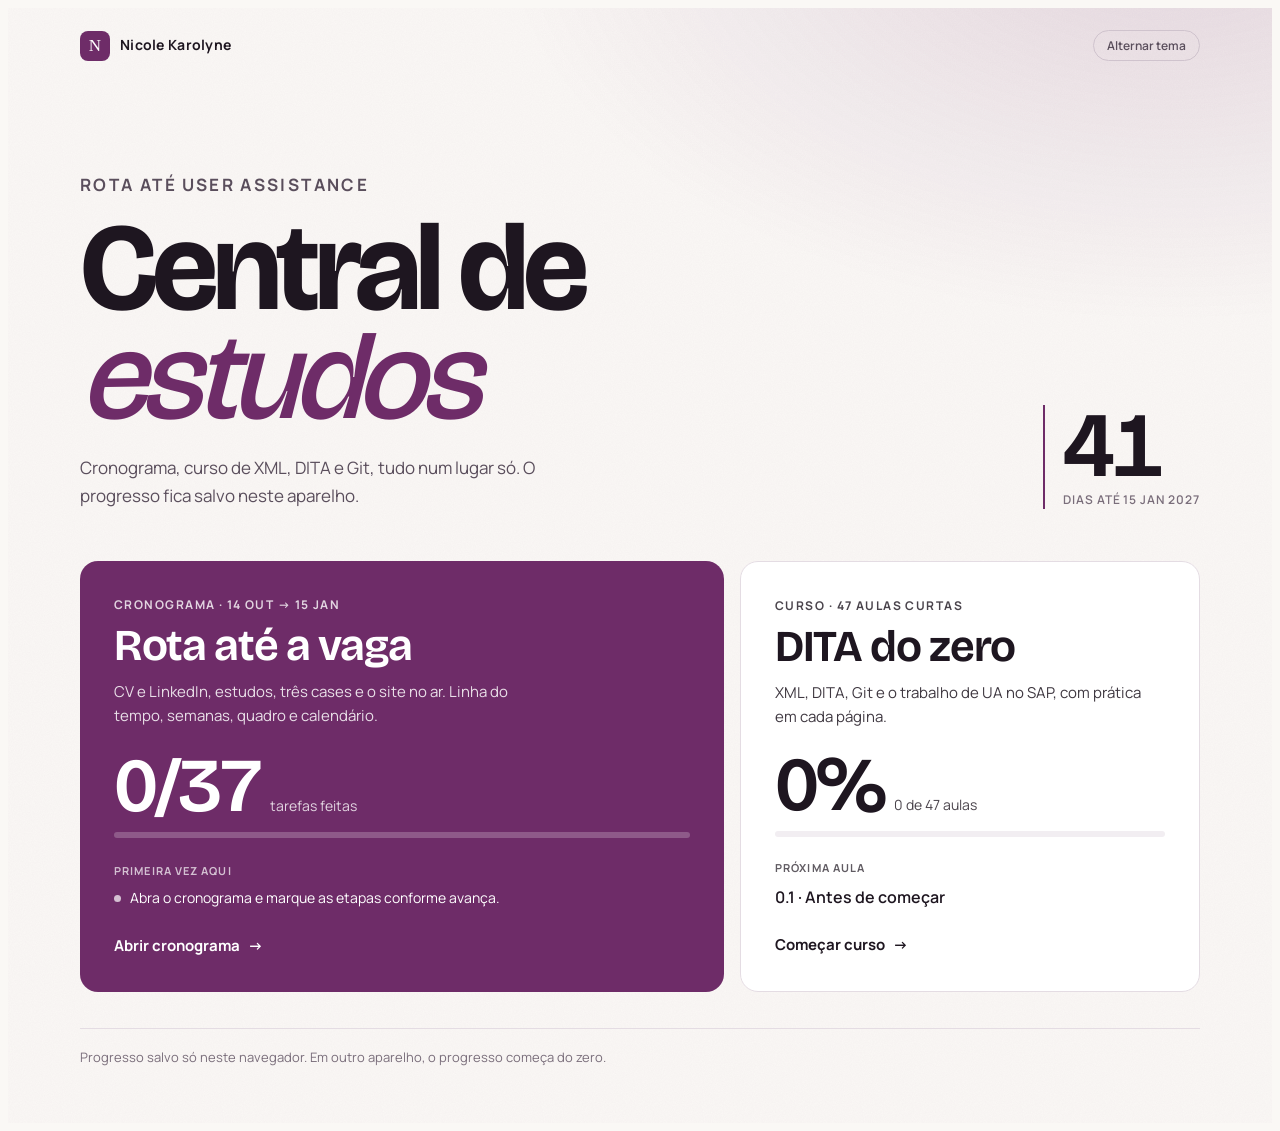
<file: index.html>
<!doctype html>
<html lang="pt-BR">
<head>
<meta charset="utf-8">
<meta name="viewport" content="width=device-width,initial-scale=1,viewport-fit=cover">
<title>Central de estudos · Nicole</title>
<meta name="description" content="Cronograma e curso de DITA, XML e Git: a rota até a vaga de User Assistance.">
<meta name="robots" content="noindex">
<link rel="icon" href="assets/favicon.svg" type="image/svg+xml">
<link rel="preconnect" href="https://fonts.googleapis.com">
<link rel="preconnect" href="https://fonts.gstatic.com" crossorigin>
<link href="https://fonts.googleapis.com/css2?family=Bricolage+Grotesque:opsz,wght@12..96,300..700&family=Manrope:wght@400;500;600;700&display=swap" rel="stylesheet">
<script src="assets/theme.js"></script>
<link rel="stylesheet" href="assets/hub.css">
</head>
<body>
<div class="wrap">
  <header class="top">
    <a class="mark" href="./"><i>N</i>Nicole Karolyne</a>
    <button class="theme" id="themeBtn" type="button">Alternar tema</button>
  </header>

  <section class="hero">
    <div>
      <p class="eyebrow">Rota até User Assistance</p>
      <h1>Central de <em>estudos</em></h1>
      <p>Cronograma, curso de XML, DITA e Git, tudo num lugar só. O progresso fica salvo neste aparelho.</p>
    </div>
    <div class="count" aria-label="Contagem regressiva">
      <b id="days">–</b>
      <span>dias até 15 jan 2027</span>
    </div>
  </section>

  <main class="cards">
    <a class="card card-a" href="cronograma.html">
      <div>
        <p class="k">Cronograma · 14 out → 15 jan</p>
        <h2>Rota até a vaga</h2>
        <p class="d">CV e LinkedIn, estudos, três cases e o site no ar. Linha do tempo, semanas, quadro e calendário.</p>
      </div>
      <div>
        <div class="big"><b id="rDone">0/0</b><span>tarefas feitas</span></div>
        <div class="bar" aria-hidden="true"><i id="rBar"></i></div>
      </div>
      <div>
        <p class="lbl" id="rLbl">Em foco agora</p>
        <ul class="focus" id="rFocus"></ul>
      </div>
      <span class="cta">Abrir cronograma</span>
    </a>

    <a class="card card-b" href="curso.html" id="cursoLink">
      <div>
        <p class="k">Curso · 47 aulas curtas</p>
        <h2>DITA do zero</h2>
        <p class="d">XML, DITA, Git e o trabalho de UA no SAP, com prática em cada página.</p>
      </div>
      <div>
        <div class="big"><b id="cPct">0%</b><span id="cSub">0 de 47 aulas</span></div>
        <div class="bar" aria-hidden="true"><i id="cBar"></i></div>
      </div>
      <div>
        <p class="lbl">Próxima aula</p>
        <p id="cNext" style="font-weight:600">Antes de começar</p>
      </div>
      <span class="cta" id="cCta">Começar curso</span>
    </a>
  </main>

  <footer class="foot">
    <span>Progresso salvo só neste navegador. Em outro aparelho, o progresso começa do zero.</span>
  </footer>
</div>
<script>window.LESSONS = [["0-1", "Antes de começar"], ["0-2", "Da Renner para UA"], ["0-3", "Texto corrido x estruturado"], ["0-4", "Conteúdo x aparência"], ["0-5", "Escrever em blocos"], ["0-6", "Por que usar Git"], ["0-7", "Palavras do curso"], ["0-8", "Como tudo se encaixa"], ["1-1", "O que é XML"], ["1-2", "Anatomia de um elemento"], ["1-3", "Caixas dentro de caixas"], ["1-4", "Atributos"], ["1-5", "As 5 regras"], ["1-6", "Detalhes de todo arquivo"], ["1-7", "Prática: conserte o XML"], ["1-8", "Prática: escreva do zero"], ["1-9", "Guia rápido do VS Code"], ["2-1", "O que é DITA"], ["2-2", "Os 3 tipos de tópico"], ["2-3", "O esqueleto de um tópico"], ["2-4", "Prática: concept"], ["2-5", "Prática: task"], ["2-6", "Prática: reference"], ["2-7", "Mapa: o sumário"], ["2-8", "Reúso com conref"], ["2-9", "Instalar Java e DITA-OT"], ["2-9b", "Gerar o site"], ["3-1", "O que é controle de versão"], ["3-2", "Terminal sem medo"], ["3-3", "Instalar o Git"], ["3-4", "As 3 áreas e o commit"], ["3-5", "Branch e merge"], ["3-6", "Prática: terminal simulado"], ["3-7", "Git no seu projeto"], ["3-7b", "Branch no seu projeto"], ["3-8", "Enviar para o GitHub"], ["3-9", "Publicar o site"], ["3-9b", "Pedir revisão (pull request)"], ["4-1", "Seu projeto final"], ["4-1b", "Glossário"], ["4-2", "Apresentar no portfólio"], ["5-1", "O trabalho de UA no SAP"], ["5-2", "SAP Logon e transações"], ["5-3", "Versões: ordens de transporte"], ["5-4", "Ler o código para achar o texto"], ["5-5", "Prática: mensagem de erro"], ["5-6", "Próximos passos"]];</script>
<script src="assets/hub.js"></script>
</body>
</html>
</file>
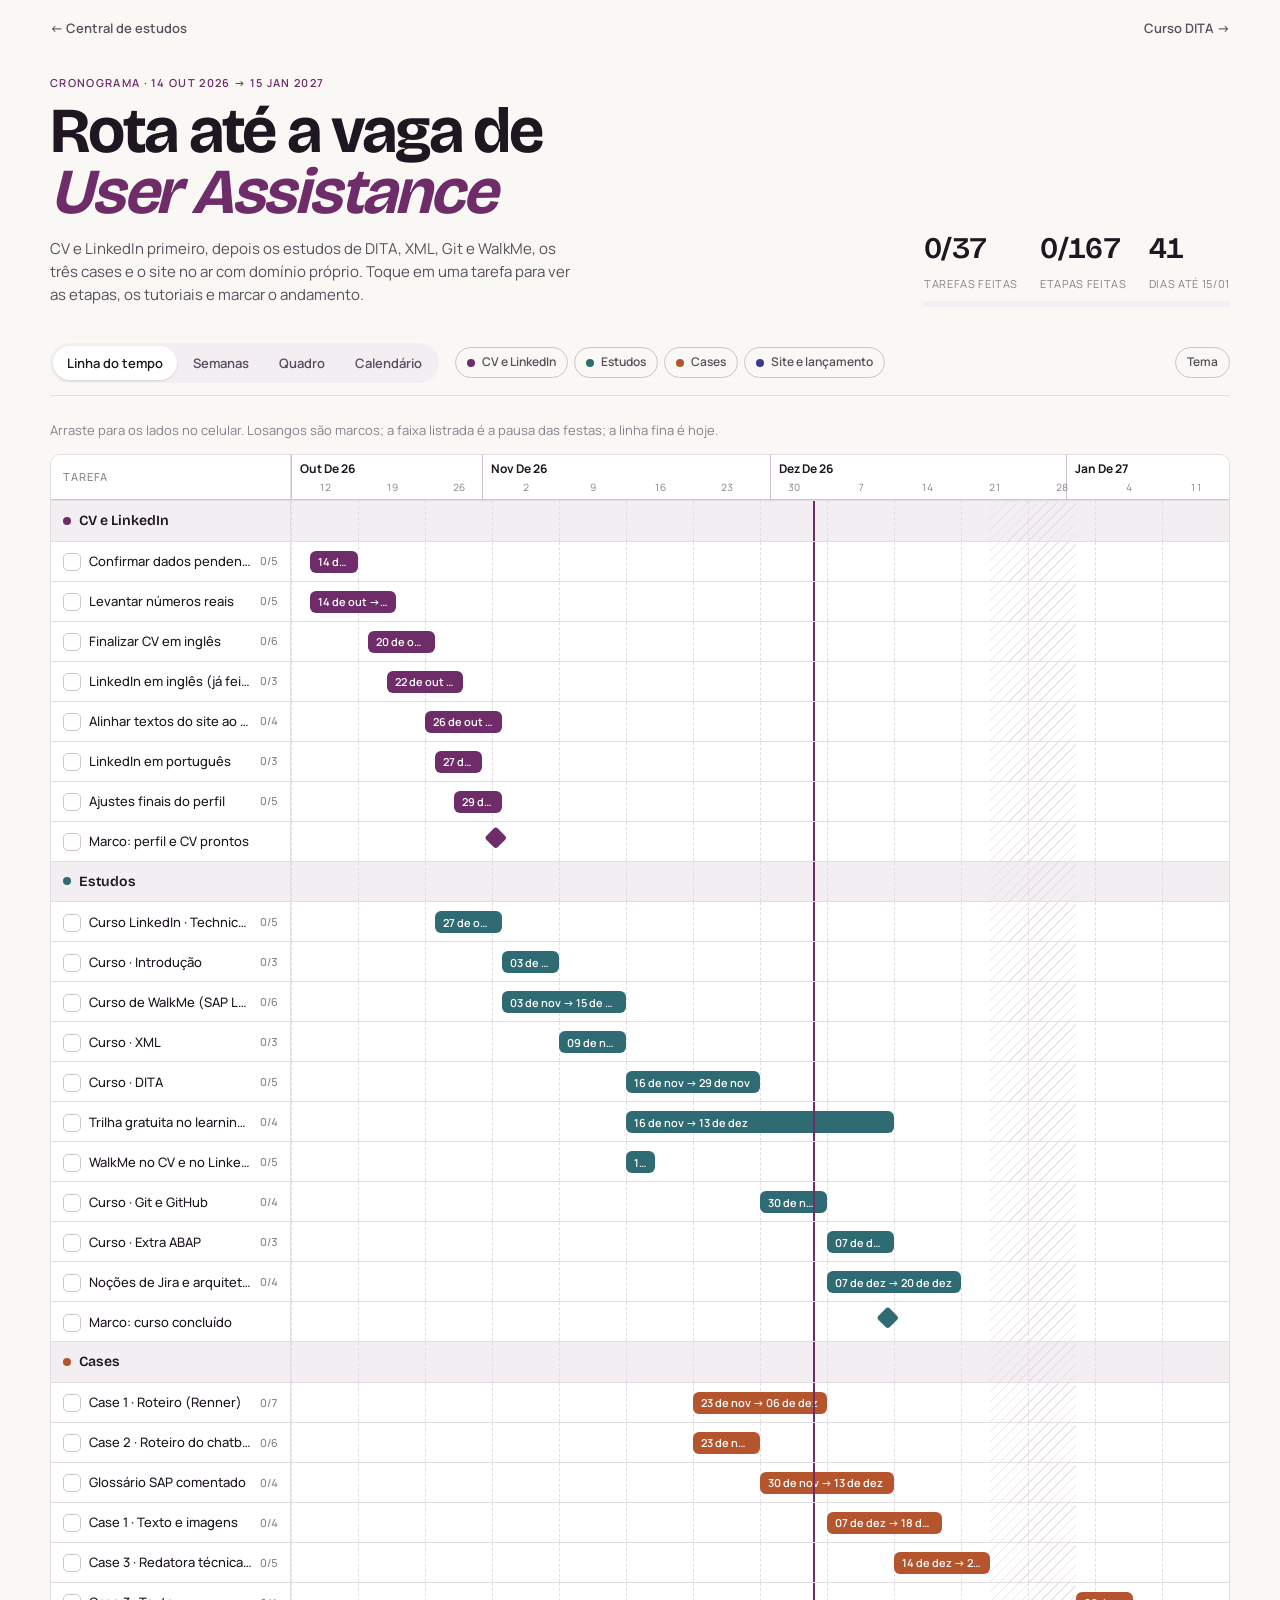
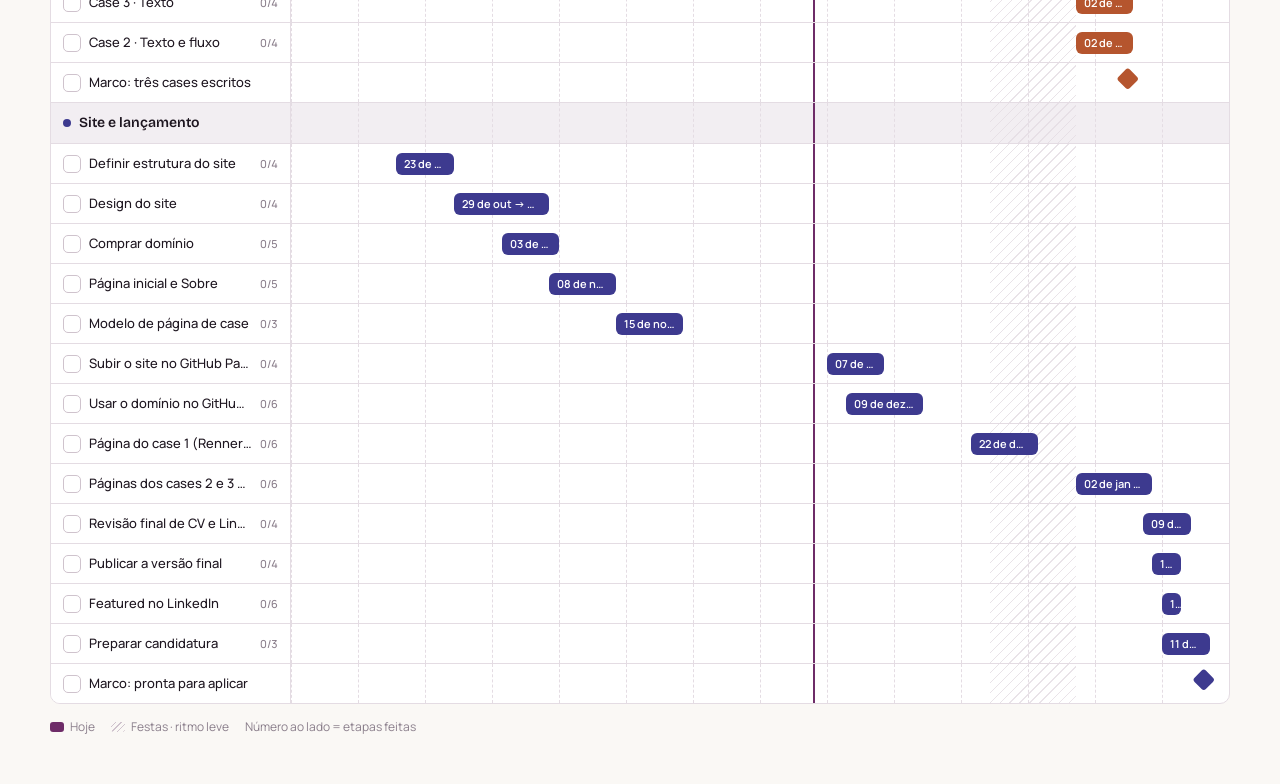
<file: cronograma.html>
<!doctype html>
<html lang="pt-BR">
<head>
<meta charset="utf-8">
<meta name="viewport" content="width=device-width,initial-scale=1,viewport-fit=cover">
<title>Cronograma · Central de estudos</title>
<meta name="description" content="Cronograma de estudos de 14 out 2026 a 15 jan 2027: CV, estudos, cases e site.">
<meta name="robots" content="noindex">
<link rel="icon" href="assets/favicon.svg" type="image/svg+xml">
<link rel="preconnect" href="https://fonts.googleapis.com">
<link rel="preconnect" href="https://fonts.gstatic.com" crossorigin>
<link href="https://fonts.googleapis.com/css2?family=Bricolage+Grotesque:opsz,wght@12..96,300..700&family=Manrope:wght@300;400;500;600;700&display=swap" rel="stylesheet">
<script src="assets/theme.js"></script>
<link rel="stylesheet" href="assets/base.css">
<link rel="stylesheet" href="assets/cronograma.css">
</head>
<body>


<div class="wrap">
  <nav class="hubnav" aria-label="Central de estudos"><a href="./">← Central de estudos</a><a href="curso.html">Curso DITA →</a></nav>
  <header class="head">
    <div>
      <div class="eyebrow">Cronograma · 14 out 2026 → 15 jan 2027</div>
      <h1>Rota até a vaga de <em>User Assistance</em></h1>
      <p>CV e LinkedIn primeiro, depois os estudos de DITA, XML, Git e WalkMe, os três cases e o site no ar com domínio próprio. Toque em uma tarefa para ver as etapas, os tutoriais e marcar o andamento.</p>
    </div>
    <div>
      <div class="stats">
        <div class="stat"><b id="sDone">0</b><span>tarefas feitas</span></div>
        <div class="stat"><b id="sSteps">0</b><span>etapas feitas</span></div>
        <div class="stat"><b id="sDays">0</b><span>dias até 15/01</span></div>
      </div>
      <div class="prog" aria-hidden="true"><i id="sProg"></i></div>
    </div>
  </header>

  <div class="bar" role="toolbar" aria-label="Controles">
    <div class="seg" id="views" role="group" aria-label="Visualização">
      <button data-v="timeline" aria-pressed="true">Linha do tempo</button>
      <button data-v="weeks" aria-pressed="false">Semanas</button>
      <button data-v="board" aria-pressed="false">Quadro</button>
      <button data-v="cal" aria-pressed="false">Calendário</button>
    </div>
    <div class="chips" id="chips" role="group" aria-label="Filtrar fases"></div>
    <div class="spacer"></div>
    <button class="theme" id="themeBtn" type="button">Tema</button>
  </div>

  <main class="view" id="view"></main>
</div>

<div class="sheet" id="sheet" hidden>
  <div class="panel" role="dialog" aria-modal="true" aria-labelledby="dTitle" id="panel"></div>
</div>


<script src="assets/cronograma.js"></script>
</body>
</html>
</file>
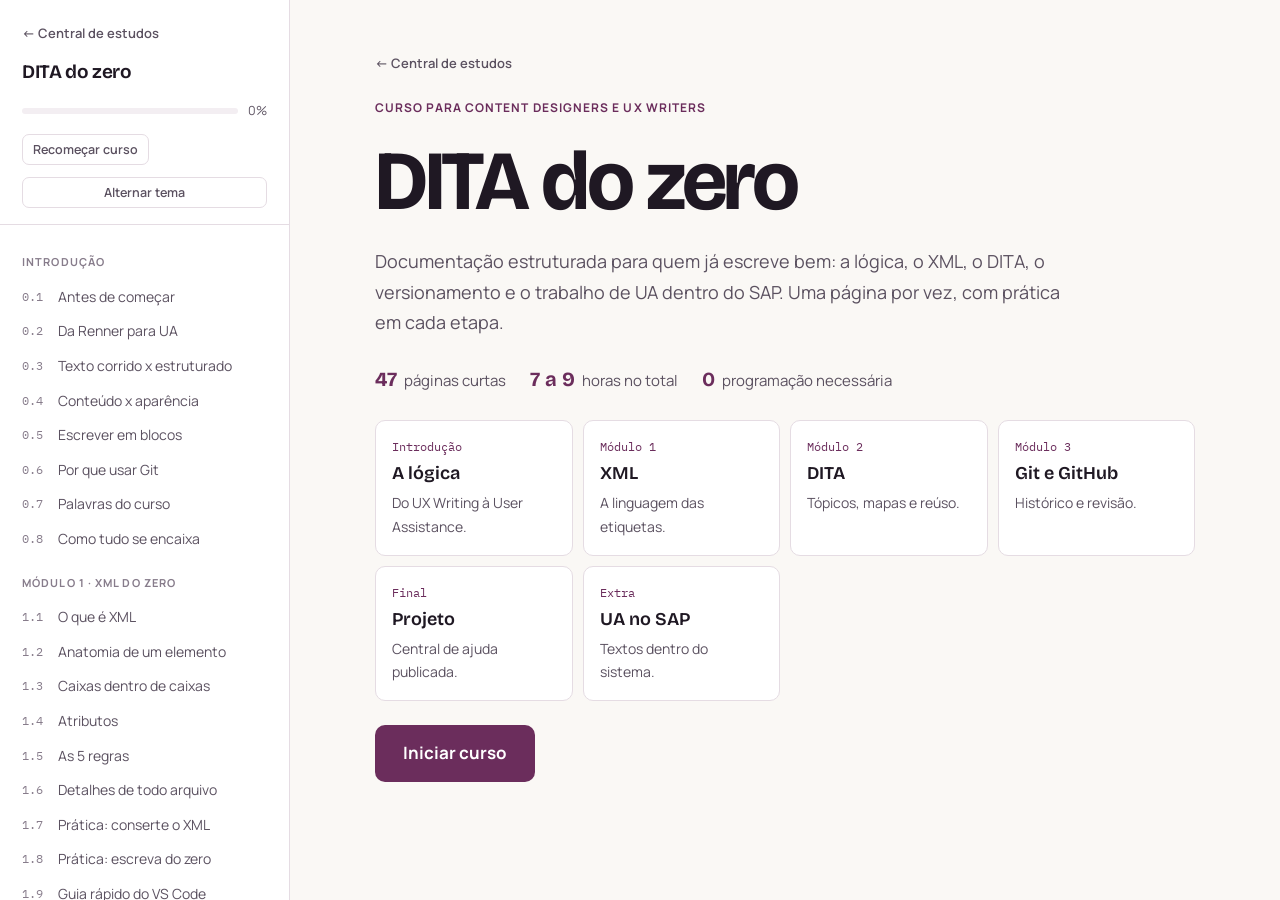
<file: curso.html>
<!doctype html>
<html lang="pt-BR">
<head>
<meta charset="utf-8">
<meta name="viewport" content="width=device-width,initial-scale=1,viewport-fit=cover">
<title>Curso DITA do zero · Central de estudos</title>
<meta name="description" content="Curso de XML, DITA e Git para Content Designers e UX Writers.">
<meta name="robots" content="noindex">
<link rel="icon" href="assets/favicon.svg" type="image/svg+xml">
<link rel="preconnect" href="https://fonts.googleapis.com">
<link rel="preconnect" href="https://fonts.gstatic.com" crossorigin>
<link href="https://fonts.googleapis.com/css2?family=Bricolage+Grotesque:opsz,wght@12..96,400..700&family=Manrope:wght@400;500;600;700&family=IBM+Plex+Mono:wght@400;500&display=swap" rel="stylesheet">
<script src="assets/theme.js"></script>
<link rel="stylesheet" href="assets/base.css">
<link rel="stylesheet" href="assets/curso.css">
</head>
<body>


<div class="app">
  <header class="topbar">
    <button class="topbar__menu" id="open-nav" type="button" aria-controls="side" aria-expanded="false">
      <svg viewBox="0 0 16 16" aria-hidden="true"><path d="M2 4h12M2 8h12M2 12h12" stroke="currentColor" stroke-width="1.6" stroke-linecap="round"/></svg>Aulas
    </button>
    <span class="topbar__where" id="where"></span>
    <span class="topbar__pct" id="pct-m">0%</span>
  </header>
  <div class="scrim" id="scrim" hidden></div>

  <aside class="side" id="side" aria-label="Índice do curso">
    <div class="side__head">
      <a class="hubback" href="./">← Central de estudos</a>
      <div class="side__brand"><b>DITA do zero</b><button class="side__close" id="close-nav" type="button">Fechar</button></div>
      <div class="prog"><div class="bar"><span id="bar"></span></div><span id="bar-text">0%</span></div>
      <button class="reset-btn" type="button" id="reset-btn">Recomeçar curso</button>
    </div>
    <nav class="side__nav" id="nav"></nav>
  </aside>

  <main class="content" id="content">
<section class="cover" id="cover" hidden>
  <a class="hubback" href="./">← Central de estudos</a>
  <p class="l-eyebrow">Curso para Content Designers e UX Writers</p>
  <h1>DITA do zero</h1>
  <p class="l-goal">Documentação estruturada para quem já escreve bem: a lógica, o XML, o DITA, o versionamento e o trabalho de UA dentro do SAP. Uma página por vez, com prática em cada etapa.</p>
  <div class="cover-meta"><span><b>47</b> páginas curtas</span><span><b>7 a 9</b> horas no total</span><span><b>0</b> programação necessária</span></div>
  <div class="modules">
    <div class="mcard"><span class="k">Introdução</span><b>A lógica</b><span>Do UX Writing à User Assistance.</span></div>
    <div class="mcard"><span class="k">Módulo 1</span><b>XML</b><span>A linguagem das etiquetas.</span></div>
    <div class="mcard"><span class="k">Módulo 2</span><b>DITA</b><span>Tópicos, mapas e reúso.</span></div>
    <div class="mcard"><span class="k">Módulo 3</span><b>Git e GitHub</b><span>Histórico e revisão.</span></div>
    <div class="mcard"><span class="k">Final</span><b>Projeto</b><span>Central de ajuda publicada.</span></div>
    <div class="mcard"><span class="k">Extra</span><b>UA no SAP</b><span>Textos dentro do sistema.</span></div>
  </div>
  <button class="start-btn" type="button" id="start-btn">Iniciar curso</button>
</section>


<!-- ═════════════════ MÓDULO 0 · INTRODUÇÃO ═════════════════ -->

<section class="lesson" data-id="0-1" data-mod="0" data-short="Antes de começar">
  <p class="l-eyebrow">Introdução</p>
  <h1>Antes de começar</h1>
  <p class="l-goal">Você já sabe escrever para pessoas. Este curso ensina a escrever de um jeito que o computador também entende.</p>
  <div class="prose">
    <p>Times de <strong>User Assistance</strong> (documentação de produto) escrevem a ajuda, os guias e os textos que aparecem dentro de um software. Em empresas grandes, esse conteúdo é escrito em <strong>blocos organizados</strong>, guardado com <strong>histórico de versões</strong> e publicado em vários lugares ao mesmo tempo.</p>
    <p>Para trabalhar assim, você precisa de três coisas: entender a <strong>lógica</strong> desse tipo de documentação, saber ler e escrever <strong>XML/DITA</strong> e usar o básico de <strong>Git</strong>. É isso que você vai aprender aqui, do zero.</p>
  </div>
  <h2>Como o curso está organizado</h2>
  <div class="modules">
    <div class="mcard"><span class="k">Introdução</span><b>A lógica</b><span>Por que escrever em blocos com etiquetas. Sem código ainda.</span></div>
    <div class="mcard"><span class="k">Módulo 1</span><b>XML</b><span>A linguagem das etiquetas, regra por regra.</span></div>
    <div class="mcard"><span class="k">Módulo 2</span><b>DITA</b><span>As etiquetas combinadas para documentação.</span></div>
    <div class="mcard"><span class="k">Módulo 3</span><b>Git e GitHub</b><span>Histórico, revisão e publicação.</span></div>
    <div class="mcard"><span class="k">Final</span><b>Projeto</b><span>Uma central de ajuda publicada para o portfólio.</span></div>
    <div class="mcard"><span class="k">Extra</span><b>UA no SAP</b><span>Onde ficam os textos dentro do sistema e como eles são versionados.</span></div>
  </div>
  <h2>Como cada página funciona</h2>
  <div class="prose"><ul>
    <li><strong>Explicação curta</strong>, com uma comparação do dia a dia.</li>
    <li><strong>Faça agora:</strong> um exercício nesta própria página. Você não precisa instalar nada até o fim do Módulo 1.</li>
    <li><strong>Você aprendeu:</strong> um resumo para revisar depois.</li>
  </ul></div>
  <div class="callout c-warn"><b>Ritmo sugerido</b><p>São cerca de 7 a 9 horas no total. Faça uma ou duas páginas por vez. Não pule a introdução: ela explica a lógica que faz o resto ter sentido.</p></div>
  <div class="callout c-sum"><b>Você vai precisar</b><ul><li>O Mac de casa, com o VS Code (já instalado).</li><li>Internet para baixar alguns programas gratuitos nos módulos 2 e 3.</li><li>Nenhum conhecimento de programação.</li></ul></div>
</section>

<section class="lesson" data-id="0-2" data-mod="0" data-short="Da Renner para UA" hidden>
  <p class="l-eyebrow">Introdução · Ponto de partida</p>
  <h1>Do UX Writing à User Assistance</h1>
  <p class="l-goal">Perceber que você já faz boa parte desse trabalho, e ver com clareza o que é novo.</p>
  <div class="prose">
    <p>Na Renner, você escreve para pessoas que usam um app de varejo. Em <strong>User Assistance</strong> (UA), você escreve para pessoas que usam um software de empresa: sistemas de finanças, compras, estoque ou RH.</p>
    <p>O público e o produto mudam. O raciocínio continua o mesmo: entender quem lê, o que a pessoa precisa fazer agora e escrever só o necessário para ela seguir.</p>
  </div>
  <h2>O que você já faz, com o nome usado em UA</h2>
  <div class="scroll-x"><table class="tbl bridge">
    <thead><tr><th>Na Renner</th><th>Em User Assistance</th><th>Onde aparece no curso</th></tr></thead>
    <tbody>
      <tr><td>Manuais de Tom e Voz e Guia de Redação</td><td>Guia de estilo de documentação</td><td>Módulo 2: o DITA transforma regras de estilo em estrutura (todo passo é um <code>&lt;cmd&gt;</code> com verbo).</td></tr>
      <tr><td>Vocabulário Controlado e Glossário</td><td>Gestão de terminologia</td><td>Módulo 2 e Projeto: glossário em DITA e reúso de trechos com conref.</td></tr>
      <tr><td>Microcopy: botões, erros, estados vazios</td><td>Textos de interface, mensagens do sistema e ajuda de campo</td><td>Extra · UA no SAP: mensagens e ajuda de campo (F1) dentro do sistema.</td></tr>
      <tr><td>Fluxos completos e Content First</td><td>Arquitetura de informação e tópicos de tarefa</td><td>Módulo 2: task, mapa e hierarquia.</td></tr>
      <tr><td>Roteiros de atendimento (Santander)</td><td>Procedimentos passo a passo</td><td>Módulo 2: a estrutura de uma task.</td></tr>
      <tr><td>Testes de compreensão</td><td>Validação de documentação com usuários</td><td>Os mesmos métodos. Não muda nada.</td></tr>
      <tr><td>Parceria com PO, CX e Marketing</td><td>Trabalho com desenvolvedores e gerentes de produto</td><td>Módulo 3: Jira, Git e pull request.</td></tr>
      <tr><td>Conteúdo acessível</td><td>Saídas acessíveis geradas a partir da estrutura</td><td>Introdução: estrutura bem feita gera páginas acessíveis.</td></tr>
    </tbody>
  </table></div>
  <h2>O que é realmente novo</h2>
  <div class="prose"><ol>
    <li><strong>Escrever dentro de etiquetas.</strong> Em vez de Figma ou Google Docs, o texto fica em arquivos XML/DITA.</li>
    <li><strong>Versionar texto.</strong> Cada mudança é registrada e revisada antes de publicar: com Git nos projetos de documentação e com ordens de transporte dentro do SAP.</li>
    <li><strong>Trabalhar dentro do sistema.</strong> Entrar pelo SAP Logon e editar textos ligados ao produto, como mensagens e ajuda de campo.</li>
    <li><strong>Escala.</strong> Milhares de tópicos, atualizados a cada nova versão do produto.</li>
    <li><strong>Inglês.</strong> Em empresas globais, a maior parte da documentação é escrita em inglês.</li>
  </ol></div>
  <div class="callout c-analogy"><b>Uma forma de pensar</b><p>O vocabulário controlado que você criou na Renner padroniza palavras. O DITA aplica a mesma ideia à estrutura do texto inteiro: títulos, passos, avisos e tabelas sempre no mesmo formato.</p></div>
  <div class="callout c-warn"><b>Para usar numa entrevista</b><p>Ligue cada experiência a um termo de UA. Por exemplo: “Criei e mantive o vocabulário controlado do app da Renner. Em documentação, isso é gestão de terminologia, e no DITA eu faria com glossário e conref.”</p></div>
  <div class="callout c-sum"><b>Você aprendeu</b><p>Tom e voz, terminologia, microcopy, fluxos e testes já fazem parte de UA. O que é novo: o formato (XML/DITA), o processo (Git), a leitura de código e a escala.</p></div>
</section>

<section class="lesson" data-id="0-3" data-mod="0" data-short="Texto corrido x estruturado" hidden>
  <p class="l-eyebrow">Introdução · A lógica</p>
  <h1>Texto corrido x texto estruturado</h1>
  <p class="l-goal">Entender a ideia central de todo o curso: dar um rótulo para cada parte do texto.</p>
  <div class="callout c-analogy"><b>Comparação</b><p>Pense numa receita escrita num guardanapo e na mesma receita num app de culinária. Os dois têm o mesmo texto. Mas o app sabe o que é <em>ingrediente</em>, o que é <em>tempo de forno</em> e o que é <em>passo</em>. Por isso ele consegue dobrar as porções, criar a lista de compras e ler os passos em voz alta. O guardanapo não consegue.</p></div>
  <div class="prose"><p>A diferença é que, no app, cada parte da receita tem um <strong>rótulo</strong>. Documentação estruturada é exatamente isso: cada trecho do texto recebe um rótulo que diz <strong>o que ele é</strong> (título, resumo, passo, aviso).</p></div>
  <h2>Veja a diferença</h2>
  <div class="demo" id="demo-struct">
    <div class="seg" role="group" aria-label="Modo de visualização">
      <button type="button" data-mode="pessoa" aria-pressed="true">Como uma pessoa lê</button>
      <button type="button" data-mode="maquina" aria-pressed="false">Como o computador vê</button>
      <button type="button" data-mode="estrutura" aria-pressed="false">Com estrutura</button>
    </div>
    <div data-view></div>
    <p class="demo-note" data-note></p>
  </div>
  <div class="callout c-do"><b>Faça agora</b><ol><li>No modo <em>Como uma pessoa lê</em>, conte quantos passos existem e onde está o aviso.</li><li>Agora troque para <em>Com estrutura</em>. Ficou óbvio, certo? Para o computador também.</li></ol></div>
  <h2>O que se ganha com estrutura</h2>
  <div class="prose"><ul>
    <li><strong>Consistência:</strong> todo passo, de todo manual, tem o mesmo formato.</li>
    <li><strong>Reúso:</strong> o mesmo aviso aparece em vários lugares, escrito uma vez só.</li>
    <li><strong>Vários formatos:</strong> o mesmo texto vira site, PDF ou ajuda dentro do app.</li>
    <li><strong>Busca e tradução melhores:</strong> o sistema sabe o que é título, resumo e passo.</li>
  </ul></div>
  <div class="callout c-sum"><b>Você aprendeu</b><p>Documentação estruturada é texto com rótulos que dizem o que cada parte é. Isso permite que o computador organize, reaproveite e publique o conteúdo.</p></div>
</section>

<section class="lesson" data-id="0-4" data-mod="0" data-short="Conteúdo x aparência" hidden>
  <p class="l-eyebrow">Introdução · A lógica</p>
  <h1>Conteúdo separado da aparência</h1>
  <p class="l-goal">Entender por que, nesse tipo de documentação, você não escolhe fonte, cor ou tamanho.</p>
  <div class="prose">
    <p>No Word, você escreve e formata ao mesmo tempo: deixa o título maior, coloca negrito, muda a cor. A aparência fica presa ao texto.</p>
    <p>Na documentação estruturada, você só diz <strong>o que</strong> cada parte é. Uma ferramenta decide <strong>como</strong> isso vai aparecer, de acordo com o lugar onde será publicado.</p>
  </div>
  <div class="callout c-analogy"><b>Comparação</b><p>É como entregar um texto para uma gráfica que já tem os modelos prontos. Você entrega uma vez, e ela imprime como cartaz, folheto ou cartão. Você não diagrama nada.</p></div>
  <h2>Uma fonte, vários formatos</h2>
  <div class="demo">
    <div class="seg" role="tablist" aria-label="Formato de saída" id="out-tabs">
      <button type="button" role="tab" data-out="site" aria-selected="true">Site de ajuda</button>
      <button type="button" role="tab" data-out="pdf" aria-selected="false">PDF</button>
      <button type="button" role="tab" data-out="app" aria-selected="false">Ajuda no app</button>
    </div>
    <div class="outputs">
      <div><p class="out-label" style="margin-bottom:8px">A fonte (você escreve isto uma vez)</p><div class="code-wrap" data-code="src03" data-tag="enviar-relatorio.dita"></div></div>
      <div><p class="out-label" style="margin-bottom:8px">O resultado publicado</p><div class="out-stage" id="out-stage"></div></div>
    </div>
    <p class="demo-note">Troque o formato: a fonte não muda nada. Só o resultado muda.</p>
  </div>
  <div class="prose"><p>A ferramenta que faz essa transformação se chama <strong>DITA-OT</strong> (DITA Open Toolkit). Pense nela como a gráfica. Você vai instalá-la no Módulo 2.</p></div>
  <div class="callout c-sum"><b>Você aprendeu</b><p>Você escreve só o conteúdo, com rótulos. A aparência é aplicada depois por uma ferramenta, e o mesmo conteúdo pode sair em vários formatos.</p></div>
</section>

<section class="lesson" data-id="0-5" data-mod="0" data-short="Escrever em blocos" hidden>
  <p class="l-eyebrow">Introdução · A lógica</p>
  <h1>Escrever em blocos: os tópicos</h1>
  <p class="l-goal">Entender por que a documentação é dividida em pedaços pequenos e independentes.</p>
  <div class="prose">
    <p>Em vez de escrever um manual de 80 páginas de uma vez, você escreve <strong>tópicos</strong>: blocos curtos que respondem a <strong>uma pergunta</strong> só. Por exemplo: “O que é um relatório de despesas?” ou “Como enviar um relatório?”.</p>
    <p>Depois, você monta os manuais escolhendo quais tópicos entram em cada um.</p>
  </div>
  <div class="callout c-analogy"><b>Comparação</b><p>Tópicos são peças de Lego. Com as mesmas peças, você monta uma casa ou um carro. Se uma peça quebra, você troca só ela.</p></div>
  <h2>Monte dois guias com os mesmos blocos</h2>
  <div class="demo">
    <p class="demo-note">Marque em qual guia cada tópico entra. Os tópicos usados nos dois guias foram escritos uma vez só.</p>
    <div class="scroll-x"><table class="tbl blocks-tbl" id="blocks-tbl">
      <thead><tr><th>Tópico</th><th>Guia do funcionário</th><th>Guia do gestor</th></tr></thead>
      <tbody></tbody>
    </table></div>
    <div class="guides" id="guides"></div>
  </div>
  <h2>Uma regra importante</h2>
  <div class="prose"><p>Cada tópico precisa <strong>fazer sentido sozinho</strong>. A pessoa pode chegar nele por uma busca no Google, sem ter lido nada antes. Por isso, evite frases como “como vimos no capítulo anterior”.</p></div>
  <div class="callout c-sum"><b>Você aprendeu</b><p>Tópico é um bloco que responde a uma pergunta e funciona sozinho. Juntar tópicos de formas diferentes cria manuais diferentes. Isso se chama <strong>reúso</strong>.</p></div>
</section>

<section class="lesson" data-id="0-6" data-mod="0" data-short="Por que usar Git" hidden>
  <p class="l-eyebrow">Introdução · A lógica</p>
  <h1>Docs as code: por que redatores usam Git</h1>
  <p class="l-goal">Entender como times grandes escrevem juntos sem perder versões.</p>
  <div class="prose">
    <p>Você provavelmente já viu arquivos como <code>relatorio_final_v3_revisado_AGORA_SIM.docx</code>. Agora imagine 20 pessoas editando 2 mil tópicos. É preciso saber <strong>quem mudou o quê, quando e por quê</strong>, e revisar antes de publicar.</p>
    <p>A solução foi copiar o jeito como programadores trabalham. O nome disso é <strong>docs as code</strong> (documentação como código): os textos ficam em arquivos simples, com histórico no Git e revisão antes de publicar.</p>
  </div>
  <h2>O fluxo de trabalho</h2>
  <div class="flow">
    <div class="st"><em>1 · Jira</em><b>Recebe a tarefa</b><span>“Documentar a nova função de exportar.”</span></div>
    <div class="st"><em>2 · VS Code</em><b>Escreve</b><span>Cria ou edita os tópicos.</span></div>
    <div class="st"><em>3 · Git</em><b>Salva a versão</b><span>Com uma mensagem do que mudou.</span></div>
    <div class="st"><em>4 · GitHub</em><b>Pede revisão</b><span>Alguém lê e aprova.</span></div>
    <div class="st"><em>5 · DITA-OT</em><b>Publica</b><span>Vira site, PDF ou ajuda no app.</span></div>
  </div>
  <div class="callout c-analogy"><b>Comparação</b><p>É como o histórico de versões do Google Docs, com duas diferenças: você decide quando salvar uma versão e sempre escreve uma frase explicando o que mudou.</p></div>
  <div class="callout c-sum"><b>Você aprendeu</b><p>Docs as code é tratar documentação como código: arquivos de texto, histórico com Git, revisão antes de publicar e publicação automática.</p></div>
</section>

<section class="lesson" data-id="0-7" data-mod="0" data-short="Palavras do curso" hidden>
  <p class="l-eyebrow">Introdução · A lógica</p>
  <h1>As ferramentas e as palavras do curso</h1>
  <p class="l-goal">Ter um mapa de tudo que vai aparecer. Volte aqui sempre que uma palavra confundir.</p>
  <div class="scroll-x"><table class="tbl">
    <thead><tr><th>Palavra</th><th>O que é</th><th>Comparação</th></tr></thead>
    <tbody>
      <tr><td>XML</td><td>Uma forma de marcar texto com etiquetas.</td><td>O alfabeto e a gramática das etiquetas.</td></tr>
      <tr><td>DITA</td><td>Um conjunto de etiquetas XML combinadas para documentação.</td><td>Um vocabulário controlado, só que de etiquetas.</td></tr>
      <tr><td>Tópico</td><td>Um bloco que responde a uma pergunta.</td><td>Uma peça de Lego.</td></tr>
      <tr><td>Mapa</td><td>Arquivo que diz quais tópicos entram num guia, e em que ordem.</td><td>O sumário de um livro.</td></tr>
      <tr><td>DITA-OT</td><td>Programa que transforma DITA em site ou PDF.</td><td>A gráfica.</td></tr>
      <tr><td>VS Code</td><td>Editor de texto para esses arquivos.</td><td>O caderno.</td></tr>
      <tr><td>Terminal</td><td>Janela onde você dá ordens ao computador digitando.</td><td>Conversar por mensagem com o computador.</td></tr>
      <tr><td>Git</td><td>Programa que guarda o histórico de versões.</td><td>Uma câmera que tira foto do projeto.</td></tr>
      <tr><td>GitHub</td><td>Site que guarda uma cópia online e organiza revisões.</td><td>O álbum de fotos compartilhado.</td></tr>
      <tr><td>Jira</td><td>Ferramenta de tarefas da equipe.</td><td>O quadro de post-its.</td></tr>
      <tr><td>SAP Logon</td><td>Programa para entrar nos sistemas SAP. É onde ficam muitos textos do produto.</td><td>A porta de entrada do prédio.</td></tr>
      <tr><td>Ordem de transporte</td><td>Pacote que registra as mudanças feitas dentro do SAP, inclusive de textos.</td><td>O “commit” do mundo SAP.</td></tr>
      <tr><td>ABAP</td><td>Linguagem de programação da SAP, usada pelos desenvolvedores.</td><td>O motor do sistema. Você não programa nele.</td></tr>
    </tbody>
  </table></div>
  <h2>Como tudo se conecta</h2>
  <div class="prose"><p>Em UA no SAP, o texto mora em dois lugares: nos <strong>guias</strong>, escritos em tópicos, e <strong>dentro do sistema</strong>, junto com as telas.</p></div>
  <div class="lanes">
    <div class="lane"><b>Desenvolvimento</b><ol><li><strong>ABAP:</strong> escreve o código do sistema.</li><li>O código decide quando aparecem telas, campos e mensagens.</li></ol></div>
    <div class="lane lane-ua"><b>User Assistance</b><ol><li><strong>Dentro do SAP</strong> (pelo SAP Logon): escreve mensagens, ajuda de campo (F1) e documentação de programas.</li><li><strong>Nos guias:</strong> escreve tópicos em DITA, publicados com o DITA-OT.</li></ol></div>
    <div class="lane-shared"><b>Versões e tarefas</b><span>Dentro do SAP, as mudanças vão em <strong>ordens de transporte</strong>.</span><span>Nos projetos de documentação, em <strong>Git</strong>.</span><span>As tarefas ficam no <strong>Jira</strong>.</span></div>
  </div>
  <div class="callout c-warn"><b>Onde entra o ABAP</b><p>Quem escreve não programa. O ABAP aparece só para entender quando um texto é mostrado. Isso está no módulo extra, no fim do curso.</p></div>
  <div class="quiz" data-answer="1" data-explain="O DITA-OT é a “gráfica”: lê os arquivos DITA e gera site, PDF e outros formatos.">
    <span class="quiz-k">Teste rápido</span><p class="quiz-q">Qual ferramenta transforma seus arquivos em site?</p>
    <div class="quiz-opts"><button>Git</button><button>DITA-OT</button><button>Jira</button></div><p class="quiz-fb" aria-live="polite"></p>
  </div>
  <div class="quiz" data-answer="2" data-explain="Tópicos são blocos independentes. Escrever em blocos permite montar guias diferentes e reaproveitar conteúdo.">
    <span class="quiz-k">Teste rápido</span><p class="quiz-q">Por que a documentação é dividida em tópicos?</p>
    <div class="quiz-opts"><button>Para deixar os arquivos mais leves</button><button>Porque o Word não aceita textos longos</button><button>Para reaproveitar blocos em guias diferentes</button></div><p class="quiz-fb" aria-live="polite"></p>
  </div>
</section>

<section class="lesson" data-id="0-8" data-mod="0" data-short="Como tudo se encaixa" hidden>
  <p class="l-eyebrow">Introdução · Visão geral</p>
  <h1>Como tudo se encaixa no dia a dia</h1>
  <p class="l-goal">Ver o trabalho inteiro de uma vez, antes de estudar cada ferramenta separada.</p>
  <div class="prose">
    <p>Até aqui você viu cada peça sozinha. Esta página junta tudo num exemplo de um dia de trabalho de technical writer. Não precisa decorar nada: os próximos módulos explicam cada ferramenta com calma.</p>
  </div>
  <div class="callout c-analogy"><b>A comparação desta página</b><p>Pense numa editora de livros de receita. Você escreve no <strong>caderno</strong> (VS Code), seguindo a <strong>gramática</strong> das etiquetas (XML) e o <strong>formato de ficha</strong> que a editora exige (DITA). O <strong>sumário</strong> diz a ordem das fichas (mapa). A cada mudança, a <strong>câmera</strong> tira uma foto (Git) e guarda no <strong>álbum</strong> que o time inteiro vê (GitHub). O editor revisa, a <strong>gráfica</strong> imprime (DITA-OT) e o pedido sai do <strong>quadro de post-its</strong> (Jira).</p></div>

  <h2>Quem faz o quê</h2>
  <div class="scroll-x"><table class="tbl">
    <thead><tr><th>Ferramenta</th><th>Na editora</th><th>O que entrega para a próxima etapa</th></tr></thead>
    <tbody>
      <tr><td>Jira</td><td>O pedido no quadro</td><td>O que precisa ser escrito, e até quando.</td></tr>
      <tr><td>VS Code</td><td>O caderno</td><td>Os arquivos abertos para escrever.</td></tr>
      <tr><td>XML</td><td>A gramática</td><td>Etiquetas bem formadas, que o computador consegue ler.</td></tr>
      <tr><td>DITA</td><td>O formato de ficha</td><td>Tópicos do tipo certo: concept, task ou reference.</td></tr>
      <tr><td>Mapa</td><td>O sumário</td><td>A ordem dos tópicos dentro do guia.</td></tr>
      <tr><td>Git</td><td>A câmera</td><td>Uma versão salva, com uma frase dizendo o que mudou.</td></tr>
      <tr><td>GitHub</td><td>O álbum compartilhado</td><td>Um lugar para o time ler, comentar e aprovar.</td></tr>
      <tr><td>DITA-OT</td><td>A gráfica</td><td>O site, o PDF ou a ajuda dentro do app.</td></tr>
    </tbody>
  </table></div>

  <h2>Um dia de trabalho, do pedido à publicação</h2>
  <div class="prose"><p>O app de despesas ganhou uma função nova: anexar a foto do recibo pelo celular. Veja o caminho que o texto faz.</p></div>
  <ol class="how">
    <li><div><b>Chega o pedido · Jira</b><span>O ticket DOC-142 diz: “Documentar o anexo de recibo pelo celular. Entrega: sexta.” Você lê o ticket e combina com o desenvolvedor um horário para testar a função.</span></div></li>
    <li><div><b>Abre um rascunho separado · Git</b><span>Antes de escrever, você cria uma branch, uma cópia de trabalho só sua. O guia publicado não muda enquanto você escreve.</span>
      <div class="code-wrap"><span class="code-tag">terminal</span><pre class="code">git switch -c doc-142-recibo-celular</pre></div></div></li>
    <li><div><b>Escreve o tópico · VS Code, XML e DITA</b><span>É um passo a passo, então o tipo é <code>task</code>. Cada passo fica dentro de <code>&lt;cmd&gt;</code> e começa com verbo. É a mesma regra de um bom guia de estilo, só que agora ela está na estrutura.</span>
      <div class="code-wrap"><span class="code-tag">anexar-recibo-celular.dita</span><pre class="code">&lt;task id="anexar-recibo-celular"&gt;
  &lt;title&gt;Anexar um recibo pelo celular&lt;/title&gt;
  &lt;taskbody&gt;
    &lt;steps&gt;
      &lt;step&gt;&lt;cmd&gt;Abra a despesa no app.&lt;/cmd&gt;&lt;/step&gt;
      &lt;step&gt;&lt;cmd&gt;Toque em &lt;uicontrol&gt;Anexar recibo&lt;/uicontrol&gt;.&lt;/cmd&gt;&lt;/step&gt;
      &lt;step&gt;&lt;cmd&gt;Fotografe o recibo e toque em &lt;uicontrol&gt;Usar foto&lt;/uicontrol&gt;.&lt;/cmd&gt;&lt;/step&gt;
    &lt;/steps&gt;
  &lt;/taskbody&gt;
&lt;/task&gt;</pre></div></div></li>
    <li><div><b>Coloca no sumário · Mapa</b><span>Uma linha no mapa diz em que parte do guia o tópico novo aparece.</span>
      <div class="code-wrap"><span class="code-tag">guia.ditamap</span><pre class="code">&lt;topicref href="anexar-recibo-celular.dita"/&gt;</pre></div></div></li>
    <li><div><b>Confere o resultado · DITA-OT</b><span>Você gera o site no seu computador e lê do jeito que a pessoa vai ler. Se algo ficou estranho, volta ao passo 3.</span>
      <div class="code-wrap"><span class="code-tag">terminal</span><pre class="code">dita -i guia.ditamap -f html5 -o saida</pre></div></div></li>
    <li><div><b>Salva a versão · Git</b><span>Você tira a “foto” do projeto e escreve o que mudou. Depois envia essa versão para o GitHub.</span>
      <div class="code-wrap"><span class="code-tag">terminal</span><pre class="code">git add .
git commit -m "Documenta anexo de recibo pelo celular (DOC-142)"
git push</pre></div></div></li>
    <li><div><b>Pede revisão · GitHub</b><span>Você abre um pull request. O desenvolvedor confere se os passos estão certos e outra pessoa de UA revisa o texto. Os comentários aparecem linha por linha, parecido com o modo de sugestão do Google Docs.</span></div></li>
    <li><div><b>Publica e fecha o pedido</b><span>Com a aprovação, o rascunho entra no guia oficial (isso se chama merge). O site é gerado de novo e o ticket muda para Concluído no Jira.</span></div></li>
  </ol>
  <div class="callout c-warn"><b>O que você já faz hoje</b><p>Os passos 1, 3 e 7 já fazem parte do seu trabalho: entender a função, escrever com clareza e receber revisão. O que muda é onde o texto fica e o caminho que ele faz até chegar na pessoa.</p></div>

  <h2>Outras situações comuns</h2>
  <div class="compare">
    <div class="rule-row"><h3>O botão mudou de nome</h3><p>O time trocou “Enviar” por “Enviar para aprovação”, e esse nome aparece em 30 tópicos. No DITA, o nome fica guardado num lugar só e os tópicos puxam esse trecho (isso se chama conref, e está no Módulo 2). Você muda uma vez e os 30 tópicos atualizam. No Git, o histórico mostra quem trocou, quando e por quê.</p></div>
    <div class="rule-row"><h3>Um cliente pediu o guia em PDF</h3><p>Você não reescreve nada. Os mesmos tópicos voltam para a gráfica, agora com saída em PDF. O conteúdo é um só e só o formato muda, como você viu em “Conteúdo x aparência”.</p></div>
    <div class="rule-row"><h3>Alguém achou um erro num guia antigo</h3><p>No histórico do Git, você vê a versão daquela época e quem aprovou. Corrige, salva uma versão nova e pede revisão. Nada do que existia antes se perde.</p></div>
  </div>

  <div class="callout c-sum"><b>Se for lembrar de uma coisa só</b><ul>
    <li><strong>XML</strong> é a gramática das etiquetas.</li>
    <li><strong>DITA</strong> é o formato padrão de documentação, escrito em XML.</li>
    <li><strong>Git</strong> guarda cada versão. O <strong>GitHub</strong> é onde o time revisa.</li>
    <li><strong>DITA-OT</strong> transforma os tópicos em site ou PDF.</li>
    <li><strong>Jira</strong> diz o que precisa ser feito, e até quando.</li>
  </ul></div>
  <div class="quiz" data-answer="1" data-explain="Todo texto passa pelo Git e por revisão antes de ser publicado. É isso que garante histórico e qualidade.">
    <span class="quiz-k">Teste rápido</span><p class="quiz-q">Você terminou um tópico novo. O que vem antes de publicar?</p>
    <div class="quiz-opts"><button>Gerar o PDF direto no Jira</button><button>Salvar a versão no Git e pedir revisão no GitHub</button><button>Mandar o arquivo por e-mail para o desenvolvedor</button></div><p class="quiz-fb" aria-live="polite"></p>
  </div>
  <div class="quiz" data-answer="2" data-explain="O conref puxa um trecho guardado num lugar só. Mudou lá, muda em todos os tópicos que usam esse trecho.">
    <span class="quiz-k">Teste rápido</span><p class="quiz-q">O nome de um botão aparece em 30 tópicos e mudou. O que evita editar os 30 um por um?</p>
    <div class="quiz-opts"><button>Uma branch nova</button><button>Um mapa novo</button><button>O conref do DITA</button></div><p class="quiz-fb" aria-live="polite"></p>
  </div>
  <div class="callout c-result"><b>Fim da introdução</b><p>Você já entende a lógica: rótulos, conteúdo separado da aparência, blocos reutilizáveis, histórico de versões e o caminho de um texto do pedido até a publicação. Agora vamos aprender a linguagem que escreve esses rótulos: o XML.</p></div>
</section>

<!-- ═════════════════ MÓDULO 1 · XML ═════════════════ -->

<section class="lesson" data-id="1-1" data-mod="1" data-short="O que é XML" hidden>
  <p class="l-eyebrow">Módulo 1 · XML do zero</p>
  <h1>O que é XML</h1>
  <p class="l-goal">Ver, passo a passo, um texto comum virar XML.</p>
  <div class="prose">
    <p>XML significa <em>eXtensible Markup Language</em>. A parte importante é <strong>markup</strong>, que quer dizer <strong>marcação</strong>.</p>
    <p>Imagine que você pega um marca-texto, passa em um trecho e escreve na margem: “isto é um passo”. O XML faz isso com <strong>etiquetas escritas no próprio texto</strong>, chamadas <strong>tags</strong>.</p>
  </div>
  <h2>De texto comum a XML em 3 passos</h2>
  <div class="stepper" data-stepper="xml-s1,xml-s2,xml-s3" data-caps="Passo 1. Texto comum. Uma pessoa entende, mas para o computador são só letras.|Passo 2. Cada trecho ganha uma etiqueta antes e depois, dizendo o que ele é.|Passo 3. Tudo fica dentro de uma etiqueta principal, que chamamos de raiz. Pronto: isso é XML."></div>
  <h2>Três coisas para guardar</h2>
  <div class="prose"><ol>
    <li><strong>XML não faz nada sozinho.</strong> Ele não tem cor, botão ou layout. Só descreve o conteúdo. Outro programa lê e decide o que fazer.</li>
    <li><strong>Os nomes das etiquetas descrevem o conteúdo</strong>, não a aparência. Escrevemos <code>&lt;passo&gt;</code>, e não “letra grande”.</li>
    <li><strong>“Extensible”</strong> quer dizer que, no XML puro, você inventa os nomes. No DITA (Módulo 2), os nomes já vêm combinados.</li>
  </ol></div>
  <div class="callout c-analogy"><b>E o HTML?</b><p>HTML, a linguagem das páginas da web, também usa tags e se escreve de um jeito parecido. A diferença: o HTML diz <em>como mostrar</em> (título grande, negrito). O XML diz <em>o que o conteúdo é</em>.</p></div>
  <div class="callout c-sum"><b>Você aprendeu</b><p>XML é texto com etiquetas (tags) que dizem o que cada parte é. Tudo fica dentro de uma etiqueta principal, a raiz.</p></div>
</section>

<section class="lesson" data-id="1-2" data-mod="1" data-short="Anatomia de um elemento" hidden>
  <p class="l-eyebrow">Módulo 1 · XML do zero</p>
  <h1>Anatomia de um elemento</h1>
  <p class="l-goal">Saber o nome de cada pedaço de uma linha de XML.</p>
  <div class="prose"><p>Toque em cada parte da linha abaixo para ver o que ela é.</p></div>
  <div class="anat" id="anat" role="group" aria-label="Partes da linha XML"></div>
  <div class="anat-exp" id="anat-exp" aria-live="polite"></div>
  <h2>Os nomes que você vai usar</h2>
  <div class="scroll-x"><table class="tbl">
    <thead><tr><th>Nome</th><th>Exemplo</th><th>O que é</th></tr></thead>
    <tbody>
      <tr><td>Tag de abertura</td><td><code>&lt;passo&gt;</code></td><td>Começa o trecho.</td></tr>
      <tr><td>Tag de fechamento</td><td><code>&lt;/passo&gt;</code></td><td>Termina o trecho. Tem uma barra <code>/</code>.</td></tr>
      <tr><td>Conteúdo</td><td><code>Abra o app.</code></td><td>O texto que a pessoa lê.</td></tr>
      <tr><td>Elemento</td><td><code>&lt;passo&gt;Abra o app.&lt;/passo&gt;</code></td><td>Tudo junto: abertura, conteúdo e fechamento.</td></tr>
      <tr><td>Elemento vazio</td><td><code>&lt;imagem arquivo="tela.png"/&gt;</code></td><td>Não tem conteúdo. Abre e fecha na mesma tag, com <code>/&gt;</code> no fim.</td></tr>
    </tbody>
  </table></div>
  <div class="quiz" data-answer="0" data-explain="O nome do elemento é a palavra logo depois do sinal de menor (<). “tipo” é um atributo e “importante” é o valor dele.">
    <span class="quiz-k">Faça agora</span><p class="quiz-q">Em <code>&lt;aviso tipo="importante"&gt;Salve antes de sair&lt;/aviso&gt;</code>, qual é o nome do elemento?</p>
    <div class="quiz-opts"><button>aviso</button><button>tipo</button><button>importante</button></div><p class="quiz-fb" aria-live="polite"></p>
  </div>
  <div class="callout c-sum"><b>Você aprendeu</b><p>Um elemento tem tag de abertura, conteúdo e tag de fechamento. A tag de fechamento repete o nome com uma barra antes.</p></div>
</section>

<section class="lesson" data-id="1-3" data-mod="1" data-short="Caixas dentro de caixas" hidden>
  <p class="l-eyebrow">Módulo 1 · XML do zero</p>
  <h1>Caixas dentro de caixas</h1>
  <p class="l-goal">Entender como os elementos se organizam uns dentro dos outros.</p>
  <div class="prose">
    <p>Um elemento pode ter outros elementos dentro dele. Isso cria uma <strong>hierarquia</strong>, como as seções e subseções de um sumário.</p>
    <p>Alguns nomes que você vai ouvir: o elemento de fora é o <strong>pai</strong>. Os de dentro são os <strong>filhos</strong>. Filhos do mesmo pai são <strong>irmãos</strong>. E o elemento que guarda todos os outros é a <strong>raiz</strong>.</p>
  </div>
  <div class="callout c-analogy"><b>Comparação</b><p>Caixas de mudança. A caixa grande “Cozinha” tem dentro a caixa “Talheres”, que tem dentro os garfos. Você não pode guardar a caixa “Talheres” metade dentro e metade fora da “Cozinha”.</p></div>
  <h2>Veja as caixas se formando</h2>
  <div class="lab" id="lab-boxes">
    <div class="lab-bar"><div><strong>Editor</strong> <span class="file">tarefa.xml</span></div><div class="lab-actions"><button class="btn-ghost" type="button" data-reset>Recomeçar</button></div></div>
    <div class="lab-grid">
      <textarea id="ta-boxes" spellcheck="false" aria-label="Editor XML" style="min-height:260px"></textarea>
      <div class="lab-out"><span class="out-label">Validação</span><div class="status" data-status></div><span class="out-label">Como caixas</span><div class="boxes" data-boxes></div></div>
    </div>
  </div>
  <div class="callout c-do"><b>Faça agora</b><ol><li>Copie a linha <code>&lt;passo&gt;Clique em Enviar.&lt;/passo&gt;</code>.</li><li>Cole logo abaixo dela, dentro de <code>&lt;passos&gt;</code>, e mude o texto para “Confirme o envio.”.</li><li>Veja uma nova caixa aparecer dentro de “passos”.</li><li>Agora cole a linha <strong>depois</strong> de <code>&lt;/passos&gt;</code>. Veja que ela vira irmã de “passos”, e não filha.</li></ol></div>
  <div class="callout c-warn"><b>Espaços no início da linha</b><p>Os espaços que empurram as linhas para a direita (recuo) não mudam nada para o computador. Eles servem para você enxergar a hierarquia. Use 2 espaços a cada nível.</p></div>
  <div class="callout c-sum"><b>Você aprendeu</b><p>Elementos ficam uns dentro dos outros, formando uma árvore com uma raiz no topo. Um elemento sempre fecha dentro do pai.</p></div>
</section>

<section class="lesson" data-id="1-4" data-mod="1" data-short="Atributos" hidden>
  <p class="l-eyebrow">Módulo 1 · XML do zero</p>
  <h1>Atributos: informações sobre o elemento</h1>
  <p class="l-goal">Saber quando usar um atributo e como escrever um.</p>
  <div class="prose"><p>Um <strong>atributo</strong> é uma informação extra sobre o elemento. Ele fica dentro da tag de abertura, no formato <code>nome="valor"</code>.</p></div>
  <div class="code-wrap" data-code="attrs" data-tag="exemplo"></div>
  <div class="callout c-analogy"><b>Comparação</b><p>Na caixa de mudança, o conteúdo é o que tem dentro (os pratos). O atributo é a etiqueta colada por fora: “frágil”, “cozinha”, “caixa 12”. A etiqueta ajuda a organizar, mas ninguém “usa” a etiqueta.</p></div>
  <h2>Atributos que você vai ver muito</h2>
  <div class="scroll-x"><table class="tbl">
    <thead><tr><th>Atributo</th><th>Para quê</th></tr></thead>
    <tbody>
      <tr><td><code>id</code></td><td>Um nome único, para fazer links e reutilizar o trecho.</td></tr>
      <tr><td><code>type</code></td><td>O tipo do elemento. Exemplo: um aviso do tipo “importante”.</td></tr>
      <tr><td><code>xml:lang</code></td><td>O idioma do texto, como <code>pt-BR</code> ou <code>en-US</code>.</td></tr>
      <tr><td><code>audience</code></td><td>Para quem é o trecho. Permite gerar um guia só para gestores, por exemplo.</td></tr>
    </tbody>
  </table></div>
  <h2>Regras de escrita</h2>
  <div class="prose"><ul>
    <li>Sempre com aspas: <code>id="enviar"</code>.</li>
    <li>Vários atributos ficam separados por espaço.</li>
    <li>O mesmo atributo não pode aparecer duas vezes na mesma tag.</li>
  </ul></div>
  <div class="callout c-warn"><b>Conteúdo ou atributo?</b><p>Pergunte: <em>a pessoa vai ler isso?</em> Se sim, é conteúdo. Se é uma informação para o sistema (identificar, filtrar, classificar), é atributo.</p></div>
  <div class="quiz" data-answer="0" data-explain="A pessoa vai ler o aviso, então ele é conteúdo. Atributos guardam informações para o sistema.">
    <span class="quiz-k">Faça agora</span><p class="quiz-q">O texto “Salve antes de sair” deve ficar…</p>
    <div class="quiz-opts"><button>Como conteúdo do elemento</button><button>Como valor de um atributo</button></div><p class="quiz-fb" aria-live="polite"></p>
  </div>
  <div class="callout c-sum"><b>Você aprendeu</b><p>Atributos ficam na tag de abertura, no formato <code>nome="valor"</code>, e guardam informações sobre o elemento, não texto para o leitor.</p></div>
</section>

<section class="lesson" data-id="1-5" data-mod="1" data-short="As 5 regras" hidden>
  <p class="l-eyebrow">Módulo 1 · XML do zero</p>
  <h1>As 5 regras do XML</h1>
  <p class="l-goal">Conhecer as regras que, se quebradas, fazem o arquivo parar de funcionar.</p>
  <div class="prose"><p>Um XML que segue todas as regras é chamado de <strong>bem formado</strong>. O XML é rígido: um erro pequeno faz o arquivo inteiro ser recusado. Por isso o editor avisa na hora.</p></div>
  <div class="compare">
    <div class="rule-row"><h3>1. Só uma raiz</h3><p>Tudo precisa estar dentro de um único elemento principal.</p>
      <div class="pair"><div class="yes">&lt;tarefa&gt;
  &lt;titulo&gt;Enviar&lt;/titulo&gt;
  &lt;passo&gt;Abra&lt;/passo&gt;
&lt;/tarefa&gt;</div><div class="no">&lt;titulo&gt;Enviar&lt;/titulo&gt;
&lt;passo&gt;Abra&lt;/passo&gt;</div></div></div>
    <div class="rule-row"><h3>2. Toda tag fecha</h3><p>Cada abertura tem seu fechamento. Elementos vazios fecham com <code>/&gt;</code>.</p>
      <div class="pair"><div class="yes">&lt;passo&gt;Abra o app.&lt;/passo&gt;</div><div class="no">&lt;passo&gt;Abra o app.</div></div></div>
    <div class="rule-row"><h3>3. Não cruzar tags</h3><p>Feche primeiro o que abriu por último.</p>
      <div class="pair"><div class="yes">&lt;b&gt;&lt;i&gt;texto&lt;/i&gt;&lt;/b&gt;</div><div class="no">&lt;b&gt;&lt;i&gt;texto&lt;/b&gt;&lt;/i&gt;</div></div></div>
    <div class="rule-row"><h3>4. Atributos com aspas</h3><p>Aspas duplas ou simples, mas sempre aspas.</p>
      <div class="pair"><div class="yes">&lt;nota tipo="aviso"&gt;</div><div class="no">&lt;nota tipo=aviso&gt;</div></div></div>
    <div class="rule-row"><h3>5. Maiúsculas importam</h3><p>A abertura e o fechamento precisam ser escritos exatamente igual.</p>
      <div class="pair"><div class="yes">&lt;nome&gt;App&lt;/nome&gt;</div><div class="no">&lt;nome&gt;App&lt;/Nome&gt;</div></div></div>
  </div>
  <div class="quiz" data-answer="2" data-explain="Na terceira, as tags estão cruzadas: <b> abriu primeiro, então precisa fechar por último.">
    <span class="quiz-k">Faça agora</span><p class="quiz-q">Qual destas linhas quebra uma regra?</p>
    <div class="quiz-opts"><button><code>&lt;nota tipo="dica"&gt;Use o filtro&lt;/nota&gt;</code></button><button><code>&lt;imagem arquivo="tela.png"/&gt;</code></button><button><code>&lt;b&gt;&lt;i&gt;Atenção&lt;/b&gt;&lt;/i&gt;</code></button></div><p class="quiz-fb" aria-live="polite"></p>
  </div>
  <div class="callout c-sum"><b>Você aprendeu</b><p>Uma raiz, toda tag fecha, sem cruzar, atributos com aspas e maiúsculas iguais. Com isso, seu XML é bem formado.</p></div>
</section>

<section class="lesson" data-id="1-6" data-mod="1" data-short="Detalhes de todo arquivo" hidden>
  <p class="l-eyebrow">Módulo 1 · XML do zero</p>
  <h1>Detalhes que aparecem em todo arquivo</h1>
  <p class="l-goal">Reconhecer as linhas “estranhas” no topo dos arquivos e alguns cuidados com caracteres.</p>
  <h2>1. A declaração</h2>
  <div class="code-wrap" data-code="decl" data-tag="primeira linha do arquivo"></div>
  <div class="prose"><p>Diz que o arquivo é XML. <code>UTF-8</code> é o padrão de caracteres que aceita acentos, ç e emojis. Sempre na primeira linha, sem nada antes.</p></div>
  <h2>2. Comentários</h2>
  <div class="code-wrap" data-code="comment" data-tag="comentário"></div>
  <div class="prose"><p>Tudo entre <code>&lt;!--</code> e <code>--&gt;</code> é ignorado. Use para deixar recados para a equipe. Não aparece no resultado publicado.</p></div>
  <h2>3. Caracteres especiais</h2>
  <div class="prose"><p>Os sinais <code>&lt;</code> e <code>&amp;</code> têm significado no XML. Para escrevê-los como texto, use um código:</p></div>
  <div class="scroll-x"><table class="tbl">
    <thead><tr><th>Para mostrar</th><th>Escreva</th><th>Exemplo</th></tr></thead>
    <tbody>
      <tr><td>&lt;</td><td><code>&amp;lt;</code></td><td><code>valor &amp;lt; 100</code></td></tr>
      <tr><td>&gt;</td><td><code>&amp;gt;</code></td><td><code>valor &amp;gt; 100</code></td></tr>
      <tr><td>&amp;</td><td><code>&amp;amp;</code></td><td><code>Despesas &amp;amp; Viagens</code></td></tr>
    </tbody>
  </table></div>
  <h2>4. A linha DOCTYPE</h2>
  <div class="code-wrap" data-code="doctype" data-tag="vai aparecer no Módulo 2"></div>
  <div class="prose"><p>Ela diz qual <strong>modelo</strong> o arquivo segue, e com isso quais tags são permitidas. Ninguém decora isso: você copia de um exemplo e cola.</p></div>
  <div class="callout c-sum"><b>Você aprendeu</b><p>Declaração na primeira linha, comentários para a equipe, códigos para &lt; e &amp;, e DOCTYPE para indicar o modelo.</p></div>
</section>

<section class="lesson" data-id="1-7" data-mod="1" data-short="Prática: conserte o XML" hidden>
  <p class="l-eyebrow">Módulo 1 · Prática</p>
  <h1>Prática: conserte o XML</h1>
  <p class="l-goal">Treinar a leitura de mensagens de erro, que é o que você mais vai fazer no começo.</p>
  <div class="callout c-do"><b>Faça agora</b><ol><li>O arquivo abaixo tem <strong>3 erros</strong>.</li><li>Leia a mensagem em vermelho. Ela mostra a linha do problema.</li><li>Corrija um erro por vez. Quando ficar válido, a árvore aparece.</li></ol></div>
  <div class="lab" id="lab-xml">
    <div class="lab-bar"><div><strong>Editor</strong> <span class="file">primeiro.xml</span></div><div class="lab-actions"><button class="btn-ghost" type="button" data-reset>Recomeçar</button><button class="btn-ghost" type="button" data-solve>Ver solução</button></div></div>
    <div class="lab-grid">
      <textarea id="ta-xml" spellcheck="false" aria-label="Editor XML"></textarea>
      <div class="lab-out"><span class="out-label">Validação</span><div class="status" data-status></div><span class="out-label">Árvore do documento</span><div class="xtree" data-tree></div></div>
    </div>
  </div>
  <details class="callout c-analogy"><summary style="cursor:pointer;font-weight:650">Precisa de uma dica?</summary><ul style="margin-top:8px"><li>Linha 2: falta algo em volta do valor do atributo.</li><li>Linha 3: compare a abertura e o fechamento letra por letra.</li><li>Linha 5: a segunda tag está sem a barra.</li></ul></details>
  <div class="callout c-sum"><b>Você aprendeu</b><p>A mensagem de erro aponta a linha. O erro costuma estar nela ou logo antes.</p></div>
</section>

<section class="lesson" data-id="1-8" data-mod="1" data-short="Prática: escreva do zero" hidden>
  <p class="l-eyebrow">Módulo 1 · Prática</p>
  <h1>Prática: escreva um XML do zero</h1>
  <p class="l-goal">Criar seu primeiro arquivo sozinha, seguindo uma lista de pedidos.</p>
  <div class="prose"><p>Você vai escrever uma <strong>nota de versão</strong> de um app, aquele texto de “O que há de novo”. Siga os passos. A lista à direita fica verde conforme você acerta.</p></div>
  <ol class="how">
    <li><div><b>Crie a raiz</b><span>Escreva <code>&lt;notaVersao versao="2.2"&gt;</code> numa linha e <code>&lt;/notaVersao&gt;</code> algumas linhas abaixo. Todo o resto vai no meio.</span></div></li>
    <li><div><b>Adicione a data</b><span>Dentro da raiz: <code>&lt;data&gt;10/10/2026&lt;/data&gt;</code>.</span></div></li>
    <li><div><b>Liste as novidades</b><span>Crie <code>&lt;novidades&gt;</code> e, dentro dele, pelo menos dois <code>&lt;item&gt;</code> com uma frase cada.</span></div></li>
    <li><div><b>Conte uma correção</b><span>Depois de <code>&lt;/novidades&gt;</code>, crie <code>&lt;correcao&gt;</code> com uma frase.</span></div></li>
  </ol>
  <div class="lab" id="lab-own">
    <div class="lab-bar"><div><strong>Editor</strong> <span class="file">nota-versao.xml</span></div><div class="lab-actions"><button class="btn-ghost" type="button" data-reset>Recomeçar</button><button class="btn-ghost" type="button" data-solve>Ver um exemplo</button></div></div>
    <div class="lab-grid">
      <textarea id="ta-own" spellcheck="false" aria-label="Editor da nota de versão"></textarea>
      <div class="lab-out"><span class="out-label">Pedidos</span><ul class="checks" data-checks></ul><span class="out-label">Árvore</span><div class="xtree" data-tree></div></div>
    </div>
  </div>
  <div class="callout c-result"><b>Resultado</b><p>Seu primeiro XML escrito do zero. Guarde o texto: você vai salvá-lo no seu computador na próxima página.</p></div>
</section>

<section class="lesson" data-id="1-9" data-mod="1" data-short="Guia rápido do VS Code" hidden>
  <p class="l-eyebrow">Módulo 1 · No seu computador</p>
  <h1>Guia rápido do VS Code</h1>
  <p class="l-goal">Conhecer o editor que já está no Mac e salvar seu primeiro arquivo XML.</p>
  <div class="prose"><p>O VS Code é um editor de texto feito para arquivos como XML, DITA e código. Ele já está instalado no Mac. Esta página mostra só o que você vai usar no curso.</p></div>
  <h2>As 5 áreas da janela</h2>
  <div class="scroll-x"><div class="vsc" role="img" aria-label="Desenho da janela do VS Code com 5 áreas numeradas">
    <div class="vsc-top">central-ajuda-despesas</div>
    <div class="vsc-body">
      <div class="vsc-act"><span class="nb">1</span><i>▤</i><i>⌕</i><i>⑂</i><i>▦</i></div>
      <div class="vsc-side"><span class="nb">2</span><small>EXPLORER</small><div>conceito-relatorio.dita</div><div class="on">nota-versao.xml</div><div>guia.ditamap</div></div>
      <div class="vsc-main">
        <div class="vsc-tabs"><span class="nb">3</span><span class="tab-on">nota-versao.xml</span><span>guia.ditamap</span></div>
        <div class="vsc-ed"><div><em>1</em><b>&lt;notaVersao</b> <u>versao="2.2"</u><b>&gt;</b></div><div><em>2</em>  <b>&lt;data&gt;</b>10/10/2026<b>&lt;/data&gt;</b></div><div><em>3</em>  <b>&lt;novidades&gt;</b></div></div>
        <div class="vsc-term"><span class="nb">4</span><small>TERMINAL · PROBLEMS</small><div>$ git status</div></div>
      </div>
    </div>
    <div class="vsc-status"><span class="nb">5</span>main · XML · UTF-8</div>
  </div></div>
  <ol class="how">
    <li><div><b>Barra de atividades</b><span>Os ícones da esquerda trocam o que aparece na lateral: <em>Explorer</em> (arquivos), <em>Search</em> (busca), <em>Source Control</em> (Git) e <em>Extensions</em>.</span></div></li>
    <li><div><b>Explorer</b><span>Os arquivos da pasta aberta. Clique num arquivo para abrir.</span></div></li>
    <li><div><b>Abas e editor</b><span>Cada arquivo aberto vira uma aba. Um ponto branco na aba quer dizer que há mudanças ainda não salvas.</span></div></li>
    <li><div><b>Painel de baixo</b><span>Tem o <em>Terminal</em> (Módulos 2 e 3) e o <em>Problems</em>, a lista de erros dos arquivos.</span></div></li>
    <li><div><b>Barra de status</b><span>Mostra o branch do Git, o tipo de arquivo e o padrão de caracteres (UTF-8).</span></div></li>
  </ol>
  <h2>Faça agora: prepare a pasta do projeto</h2>
  <ol class="how">
    <li><div><b>Crie a pasta</b><span>No Finder, em Documentos, crie a pasta <code>central-ajuda-despesas</code>. Use esse nome exato: sem espaços e sem acentos.</span></div></li>
    <li><div><b>Abra a pasta, não um arquivo</b><span>No VS Code: <em>File → Open Folder</em> e escolha a pasta. Ou arraste a pasta para o ícone do VS Code no Dock. Se perguntar se você confia nos autores, clique em <em>Yes, I trust</em>.</span></div></li>
    <li><div><b>Confira a extensão XML</b><span>Abra Extensions com <kbd>Cmd</kbd>+<kbd>Shift</kbd>+<kbd>X</kbd>, busque “XML” e confira se a da <strong>Red Hat</strong> está instalada. Se não estiver, clique em <em>Install</em>. Ela aponta erros e fecha as tags sozinha: digite <code>&lt;passo&gt;</code> e ela escreve <code>&lt;/passo&gt;</code>.</span></div></li>
    <li><div><b>Crie o arquivo</b><span>No Explorer, passe o mouse sobre o nome da pasta e clique no ícone de novo arquivo. Nome: <code>nota-versao.xml</code>. Cole o XML da página anterior.</span></div></li>
    <li><div><b>Salve</b><span><kbd>Cmd</kbd>+<kbd>S</kbd>. Para não esquecer, ligue <em>File → Auto Save</em>: o VS Code salva sozinho.</span></div></li>
    <li><div><b>Veja um erro de propósito</b><span>Apague uma aspa. Aparece um sublinhado vermelho e o erro entra na lista do <em>Problems</em> (<kbd>Cmd</kbd>+<kbd>Shift</kbd>+<kbd>M</kbd>). Passe o mouse em cima para ler. Desfaça com <kbd>Cmd</kbd>+<kbd>Z</kbd>.</span></div></li>
  </ol>
  <h2>Atalhos que você vai usar</h2>
  <div class="scroll-x"><table class="tbl">
    <thead><tr><th>Atalho no Mac</th><th>O que faz</th></tr></thead>
    <tbody>
      <tr><td><code>Cmd+S</code></td><td>Salvar.</td></tr>
      <tr><td><code>Cmd+Z</code></td><td>Desfazer.</td></tr>
      <tr><td><code>Cmd+P</code></td><td>Abrir um arquivo digitando o nome.</td></tr>
      <tr><td><code>Cmd+F</code></td><td>Buscar no arquivo aberto.</td></tr>
      <tr><td><code>Cmd+Shift+F</code></td><td>Buscar em todos os arquivos da pasta. Ótimo para conferir terminologia.</td></tr>
      <tr><td><code>Cmd+/</code></td><td>Transformar a linha em comentário (em XML vira <code>&lt;!-- --&gt;</code>).</td></tr>
      <tr><td><code>Option+Shift+F</code></td><td>Arrumar o recuo do arquivo inteiro.</td></tr>
      <tr><td><code>Option+Z</code></td><td>Quebrar linhas longas na tela, sem mudar o arquivo.</td></tr>
      <tr><td><code>Ctrl+`</code></td><td>Abrir e fechar o terminal. É o Ctrl mesmo, não o Cmd.</td></tr>
      <tr><td><code>Cmd+Shift+P</code></td><td>Paleta de comandos: digite o que quer fazer, como “format”.</td></tr>
    </tbody>
  </table></div>
  <div class="callout c-warn"><b>Erro comum</b><p>Abrir só o arquivo, e não a pasta. Assim o Explorer fica vazio e o terminal abre em outro lugar. Sempre use <em>Open Folder</em>.</p></div>
  <div class="callout c-result"><b>Resultado do Módulo 1</b><p>Você sabe ler e escrever XML, entende as mensagens de erro e tem a pasta do projeto pronta no VS Code, com seu primeiro arquivo salvo.</p></div>
</section>

<!-- ═════════════════ MÓDULO 2 · DITA ═════════════════ -->

<section class="lesson" data-id="2-1" data-mod="2" data-short="O que é DITA" hidden>
  <p class="l-eyebrow">Módulo 2 · DITA</p>
  <h1>O que é DITA</h1>
  <p class="l-goal">Conectar o XML que você aprendeu com a lógica da introdução.</p>
  <div class="prose">
    <p>DITA significa <em>Darwin Information Typing Architecture</em>. O nome é difícil, mas a ideia é simples: <strong>DITA é XML com um vocabulário pronto para documentação</strong>.</p>
    <p>No XML puro, você inventou <code>&lt;notaVersao&gt;</code> e <code>&lt;item&gt;</code>. No DITA, os nomes já estão definidos: <code>&lt;title&gt;</code> para título, <code>&lt;step&gt;</code> para passo, <code>&lt;note&gt;</code> para aviso. Os nomes são em inglês porque o padrão é internacional.</p>
    <p>É um <strong>padrão aberto</strong>, mantido por uma organização chamada OASIS. Por isso, ferramentas, empresas e agências de tradução do mundo todo entendem os mesmos arquivos.</p>
  </div>
  <div class="callout c-analogy"><b>Você já faz isso</b><p>Quando você cria um vocabulário controlado, decide que todo mundo vai dizer “reembolso”, e não “devolução” ou “estorno”. O DITA faz o mesmo com as etiquetas: todo mundo usa <code>&lt;step&gt;</code> para passo.</p></div>
  <h2>As ideias do DITA, que você já conhece</h2>
  <div class="scroll-x"><table class="tbl">
    <thead><tr><th>Ideia</th><th>Onde você viu</th></tr></thead>
    <tbody>
      <tr><td>Tópicos</td><td>Escrever em blocos (Introdução)</td></tr>
      <tr><td>Tipos de informação</td><td>Cada bloco tem um tipo: explicar, ensinar a fazer ou consultar. É o “Information Typing” do nome.</td></tr>
      <tr><td>Mapas</td><td>Montar guias com os mesmos blocos</td></tr>
      <tr><td>Reúso</td><td>Escrever uma vez, usar em vários lugares</td></tr>
      <tr><td>Publicação</td><td>Uma fonte, vários formatos (DITA-OT)</td></tr>
    </tbody>
  </table></div>
  <div class="callout c-sum"><b>Você aprendeu</b><p>DITA é um padrão de XML com etiquetas definidas para documentação, organizado em tópicos, tipos, mapas e reúso.</p></div>
</section>

<section class="lesson" data-id="2-2" data-mod="2" data-short="Os 3 tipos de tópico" hidden>
  <p class="l-eyebrow">Módulo 2 · DITA</p>
  <h1>Os 3 tipos de tópico</h1>
  <p class="l-goal">Saber escolher o tipo certo para cada conteúdo.</p>
  <div class="prose"><p>Todo tópico DITA tem um tipo. Para escolher, pergunte: <strong>o que a pessoa quer agora?</strong></p></div>
  <div class="scroll-x"><table class="tbl">
    <thead><tr><th>Tipo</th><th>A pessoa quer…</th><th>Exemplo de título</th></tr></thead>
    <tbody>
      <tr><td><code>concept</code></td><td>Entender: o que é, por que importa.</td><td>O que é um relatório de despesas</td></tr>
      <tr><td><code>task</code></td><td>Fazer algo, passo a passo.</td><td>Enviar um relatório de despesas</td></tr>
      <tr><td><code>reference</code></td><td>Consultar um dado exato.</td><td>Limites por tipo de despesa</td></tr>
    </tbody>
  </table></div>
  <h2>Faça agora: classifique cada frase</h2>
  <div class="sort" id="sort"></div>
  <p class="score" id="sort-score" aria-live="polite"></p>
  <div class="callout c-warn"><b>Erro comum</b><p>Misturar tipos num mesmo tópico, por exemplo, explicar o conceito no meio dos passos. Se o texto começa a explicar demais, ele provavelmente merece um concept separado.</p></div>
  <div class="callout c-sum"><b>Você aprendeu</b><p>Entender → concept. Fazer → task. Consultar → reference.</p></div>
</section>

<section class="lesson" data-id="2-3" data-mod="2" data-short="O esqueleto de um tópico" hidden>
  <p class="l-eyebrow">Módulo 2 · DITA</p>
  <h1>O esqueleto de todo tópico</h1>
  <p class="l-goal">Ler um arquivo DITA linha por linha.</p>
  <div class="code-wrap" data-code="skeleton" data-tag="qualquer-topico.dita" data-lines="1"></div>
  <ol class="how">
    <li><div><b>Linha 1 · Declaração</b><span>A mesma do XML. Sempre igual.</span></div></li>
    <li><div><b>Linha 2 · DOCTYPE</b><span>Diz que este arquivo é um concept. Muda conforme o tipo. Copie dos exemplos.</span></div></li>
    <li><div><b>Linha 3 · Raiz com id</b><span>A raiz tem o nome do tipo. O <code>id</code> é um nome único: minúsculas, sem acentos, com hífens.</span></div></li>
    <li><div><b>Linha 4 · Título</b><span>Para concept, um substantivo (“Relatório de despesas”). Para task, um verbo (“Enviar um relatório”).</span></div></li>
    <li><div><b>Linha 5 · Resumo curto</b><span>O <code>&lt;shortdesc&gt;</code>: uma ou duas frases. Aparece nas buscas e nos links. É a microcopy mais importante do tópico.</span></div></li>
    <li><div><b>Linhas 6 a 8 · Corpo</b><span>O conteúdo. O nome muda conforme o tipo: <code>conbody</code>, <code>taskbody</code> ou <code>refbody</code>.</span></div></li>
  </ol>
  <div class="quiz" data-answer="1" data-explain="O shortdesc aparece em buscas e em links para o tópico. Precisa ser curto e dizer o que a pessoa ganha.">
    <span class="quiz-k">Teste rápido</span><p class="quiz-q">Onde o texto do &lt;shortdesc&gt; costuma aparecer?</p>
    <div class="quiz-opts"><button>Só no rodapé da página</button><button>Nos resultados de busca e nos links para o tópico</button><button>Em lugar nenhum, é só para a equipe</button></div><p class="quiz-fb" aria-live="polite"></p>
  </div>
  <div class="callout c-sum"><b>Você aprendeu</b><p>Todo tópico tem: declaração, DOCTYPE, raiz com id, título, resumo curto e corpo.</p></div>
</section>

<section class="lesson" data-id="2-4" data-mod="2" data-short="Prática: concept" hidden>
  <p class="l-eyebrow">Módulo 2 · Prática</p>
  <h1>Prática: seu primeiro concept</h1>
  <p class="l-goal">Editar um tópico e ver como ele fica publicado.</p>
  <div class="prose"><p>Elementos que você pode usar dentro de <code>&lt;conbody&gt;</code>:</p></div>
  <div class="scroll-x"><table class="tbl">
    <thead><tr><th>Elemento</th><th>O que é</th></tr></thead>
    <tbody>
      <tr><td><code>&lt;p&gt;</code></td><td>Parágrafo.</td></tr>
      <tr><td><code>&lt;ul&gt;</code> + <code>&lt;li&gt;</code></td><td>Lista com marcadores. Cada <code>&lt;li&gt;</code> é um item.</td></tr>
      <tr><td><code>&lt;section&gt;</code> + <code>&lt;title&gt;</code></td><td>Uma seção com subtítulo.</td></tr>
      <tr><td><code>&lt;note&gt;</code></td><td>Aviso em destaque. Aceita <code>type="important"</code> ou <code>type="tip"</code>.</td></tr>
      <tr><td><code>&lt;b&gt;</code></td><td>Destaque em negrito.</td></tr>
    </tbody>
  </table></div>
  <div class="callout c-do"><b>Faça agora</b><ol><li>Mude o título para “O que é um relatório de despesas”.</li><li>Adicione o status <em>Recusado</em> como um novo <code>&lt;li&gt;</code>.</li><li>Antes de <code>&lt;/conbody&gt;</code>, adicione: <code>&lt;note type="tip"&gt;Envie o relatório até 5 dias depois da viagem.&lt;/note&gt;</code></li></ol></div>
  <div class="lab" id="lab-concept">
    <div class="lab-bar"><div><strong>Editor</strong> <span class="file">conceito-relatorio.dita</span></div><div class="lab-actions"><button class="btn-ghost" type="button" data-reset>Recomeçar</button></div></div>
    <div class="lab-grid">
      <textarea id="ta-concept" spellcheck="false" aria-label="Editor do concept"></textarea>
      <div class="lab-out"><span class="out-label">Checagem</span><ul class="checks" data-checks></ul><span class="out-label">Como fica publicado</span><div data-preview></div></div>
    </div>
  </div>
  <div class="callout c-result"><b>Resultado</b><p>No VS Code, crie <code>conceito-relatorio.dita</code> na pasta do projeto e cole sua versão final.</p></div>
</section>

<section class="lesson" data-id="2-5" data-mod="2" data-short="Prática: task" hidden>
  <p class="l-eyebrow">Módulo 2 · Prática</p>
  <h1>Task: o passo a passo</h1>
  <p class="l-goal">Escrever um procedimento no formato que o DITA espera. Aqui o seu UX Writing aparece.</p>
  <h2>As partes de uma task, em ordem</h2>
  <div class="scroll-x"><table class="tbl">
    <thead><tr><th>Elemento</th><th>Para quê</th><th>Obrigatório?</th></tr></thead>
    <tbody>
      <tr><td><code>&lt;prereq&gt;</code></td><td>O que a pessoa precisa antes de começar.</td><td>Não</td></tr>
      <tr><td><code>&lt;context&gt;</code></td><td>Por que ou quando fazer isso.</td><td>Não</td></tr>
      <tr><td><code>&lt;steps&gt;</code></td><td>A lista de passos.</td><td>Sim</td></tr>
      <tr><td><code>&lt;result&gt;</code></td><td>O que acontece no fim.</td><td>Não</td></tr>
    </tbody>
  </table></div>
  <div class="prose"><p>A <strong>ordem importa</strong>: o DITA recusa um <code>&lt;prereq&gt;</code> depois dos passos. Cada <code>&lt;step&gt;</code> tem:</p><ul>
    <li><code>&lt;cmd&gt;</code>: a ação. Obrigatório. Uma ação só, com verbo no imperativo.</li>
    <li><code>&lt;info&gt;</code>: explicação extra. Opcional.</li>
    <li><code>&lt;stepresult&gt;</code>: o que a pessoa vê depois da ação. Opcional.</li>
  </ul><p>Nomes de botões e menus vão em <code>&lt;uicontrol&gt;</code>, escritos exatamente como na tela.</p></div>
  <div class="callout c-do"><b>Faça agora</b><ol><li>Entre o passo 2 e o 3, crie um passo novo: <code>&lt;step&gt;&lt;cmd&gt;Anexe os recibos que faltam.&lt;/cmd&gt;&lt;/step&gt;</code></li><li>Veja a checagem “4 passos” ficar verde.</li></ol></div>
  <div class="lab" id="lab-task">
    <div class="lab-bar"><div><strong>Editor</strong> <span class="file">tarefa-enviar-relatorio.dita</span></div><div class="lab-actions"><button class="btn-ghost" type="button" data-reset>Recomeçar</button></div></div>
    <div class="lab-grid">
      <textarea id="ta-task" spellcheck="false" aria-label="Editor da task" style="min-height:420px"></textarea>
      <div class="lab-out"><span class="out-label">Checagem</span><ul class="checks" data-checks></ul><span class="out-label">Como fica publicado</span><div data-preview></div></div>
    </div>
  </div>
  <div class="callout c-result"><b>Resultado</b><p>Salve como <code>tarefa-enviar-relatorio.dita</code> na pasta do projeto.</p></div>
</section>

<section class="lesson" data-id="2-6" data-mod="2" data-short="Prática: reference" hidden>
  <p class="l-eyebrow">Módulo 2 · Prática</p>
  <h1>Reference: dados para consultar</h1>
  <p class="l-goal">Criar uma tabela simples em DITA.</p>
  <div class="prose"><p>Reference é para consulta rápida: limites, códigos, configurações. O formato mais comum é a <code>&lt;simpletable&gt;</code>:</p></div>
  <div class="scroll-x"><table class="tbl">
    <thead><tr><th>Elemento</th><th>O que é</th></tr></thead>
    <tbody>
      <tr><td><code>&lt;simpletable&gt;</code></td><td>A tabela inteira.</td></tr>
      <tr><td><code>&lt;sthead&gt;</code></td><td>A linha de cabeçalho.</td></tr>
      <tr><td><code>&lt;strow&gt;</code></td><td>Uma linha comum.</td></tr>
      <tr><td><code>&lt;stentry&gt;</code></td><td>Uma célula.</td></tr>
    </tbody>
  </table></div>
  <div class="callout c-do"><b>Faça agora</b><ol><li>Copie um bloco inteiro de <code>&lt;strow&gt;</code> até <code>&lt;/strow&gt;</code>.</li><li>Cole antes de <code>&lt;/simpletable&gt;</code>.</li><li>Troque os textos para “Táxi e aplicativo” e “R$ 150”.</li></ol></div>
  <div class="lab" id="lab-ref">
    <div class="lab-bar"><div><strong>Editor</strong> <span class="file">ref-limites.dita</span></div><div class="lab-actions"><button class="btn-ghost" type="button" data-reset>Recomeçar</button></div></div>
    <div class="lab-grid">
      <textarea id="ta-ref" spellcheck="false" aria-label="Editor da reference" style="min-height:420px"></textarea>
      <div class="lab-out"><span class="out-label">Checagem</span><ul class="checks" data-checks></ul><span class="out-label">Como fica publicado</span><div data-preview></div></div>
    </div>
  </div>
  <div class="callout c-result"><b>Resultado</b><p>Salve como <code>ref-limites.dita</code>. Agora você tem os três tipos de tópico.</p></div>
</section>

<section class="lesson" data-id="2-7" data-mod="2" data-short="Mapa: o sumário" hidden>
  <p class="l-eyebrow">Módulo 2 · Prática</p>
  <h1>Mapa: o sumário que junta tudo</h1>
  <p class="l-goal">Montar um guia ligando os três tópicos.</p>
  <div class="prose">
    <p>O <strong>mapa</strong> é um arquivo <code>.ditamap</code>. Ele não tem texto próprio. Só aponta para os tópicos e define a ordem e a hierarquia.</p>
    <ul>
      <li>Cada <code>&lt;topicref href="arquivo.dita"/&gt;</code> aponta para um tópico.</li>
      <li>Um <code>topicref</code> dentro de outro vira um subitem no sumário.</li>
      <li>Para ter dois guias diferentes, crie dois mapas com os mesmos tópicos.</li>
    </ul>
  </div>
  <div class="callout c-do"><b>Faça agora</b><ol><li>Troque a ordem dos dois <code>topicref</code> de dentro e veja o sumário mudar.</li><li>Escreva um nome de arquivo errado, como <code>ref-limite.dita</code>, e veja o aviso de link quebrado.</li><li>Clique em “Recomeçar” para voltar ao certo.</li></ol></div>
  <div class="lab" id="lab-map">
    <div class="lab-bar"><div><strong>Editor</strong> <span class="file">guia.ditamap</span></div><div class="lab-actions"><button class="btn-ghost" type="button" data-reset>Recomeçar</button></div></div>
    <div class="lab-grid">
      <textarea id="ta-map" spellcheck="false" aria-label="Editor do mapa" style="min-height:260px"></textarea>
      <div class="lab-out"><span class="out-label">Checagem</span><ul class="checks" data-checks></ul><span class="out-label">Sumário gerado</span><div data-preview></div></div>
    </div>
  </div>
  <div class="callout c-result"><b>Resultado</b><p>Salve como <code>guia.ditamap</code> na pasta do projeto.</p></div>
</section>

<section class="lesson" data-id="2-8" data-mod="2" data-short="Reúso com conref" hidden>
  <p class="l-eyebrow">Módulo 2 · DITA</p>
  <h1>Reúso com conref</h1>
  <p class="l-goal">Escrever um aviso uma vez e usar o mesmo aviso em vários tópicos.</p>

  <h2>Entenda</h2>
  <div class="prose">
    <p>Alguns trechos se repetem em muitos tópicos: uma regra, um aviso legal, um lembrete. Em vez de copiar e colar, você guarda o trecho num arquivo só e os outros tópicos apontam para ele. Quando a regra muda, você edita um lugar e todos os tópicos mudam juntos.</p>
    <p>Esse apontamento se chama <strong>conref</strong>, de <em>content reference</em> (referência de conteúdo). O tópico guarda só o endereço do trecho. O texto de verdade fica no outro arquivo.</p>
  </div>

  <h3>O arquivo que guarda os trechos</h3>
  <div class="code-wrap" data-code="avisos" data-tag="avisos.dita"></div>
  <div class="prose"><p>Repare nos dois <strong>ids</strong>. Um id é um nome único dado a um elemento, como a etiqueta com nome numa gaveta. O tópico tem <code>id="avisos"</code> (na linha <code>&lt;topic&gt;</code>) e o aviso tem <code>id="recibo"</code> (na linha <code>&lt;note&gt;</code>). É por esses nomes que o conref encontra o trecho.</p></div>

  <h3>Como ler o endereço</h3>
  <div class="code-wrap" data-code="conref-use" data-tag="o conref"></div>
  <div class="flow">
    <div class="st"><em>1 · antes do #</em><b>avisos.dita</b><span>O arquivo onde está o trecho. Ele fica na mesma pasta do projeto.</span></div>
    <div class="st"><em>2 · entre # e /</em><b>avisos</b><span>O id do tópico, na linha <code>&lt;topic id="avisos"&gt;</code>.</span></div>
    <div class="st"><em>3 · depois da /</em><b>recibo</b><span>O id do trecho, na linha <code>&lt;note id="recibo"&gt;</code>.</span></div>
  </div>
  <div class="callout c-analogy"><b>Comparação</b><p>É como um endereço de entrega: cidade, rua e número. O <code>#</code> e a <code>/</code> só separam as partes.</p></div>

  <h3>Por que o avisos.dita não entra no mapa</h3>
  <div class="prose"><p>O mapa lista as páginas do guia. O <code>avisos.dita</code> é uma gaveta de trechos, e não uma página para ler. Se ele entrasse no mapa, o site ganharia uma página chamada “Avisos reutilizáveis”, sem sentido para quem lê. O conref funciona mesmo assim, porque busca o arquivo direto pelo endereço.</p></div>

  <h3>Por que o aviso fica dentro de &lt;context&gt;</h3>
  <div class="prose">
    <p>Na task, cada parte tem um lugar fixo, sempre nesta ordem:</p>
    <ol>
      <li><code>&lt;prereq&gt;</code>: o que a pessoa precisa antes de começar.</li>
      <li><code>&lt;context&gt;</code>: por que ou quando fazer a tarefa.</li>
      <li><code>&lt;steps&gt;</code>: os passos.</li>
      <li><code>&lt;result&gt;</code>: o que acontece no fim.</li>
    </ol>
    <p>Um <code>&lt;note&gt;</code> não pode ficar solto entre essas partes. Ele precisa estar dentro de uma delas. O aviso explica uma regra antes dos passos, então o lugar dele é o <code>&lt;context&gt;</code>, logo depois do <code>&lt;prereq&gt;</code>.</p>
  </div>

  <h3>Veja funcionando</h3>
  <div class="reuse">
    <label for="reuse-in">Edite o aviso na fonte (avisos.dita)</label>
    <input id="reuse-in" type="text" value="Guarde o recibo original por 5 anos.">
    <div class="reuse-cards">
      <div class="reuse-card"><b>Enviar um relatório de despesas</b><span>1. Abra o relatório. 2. Clique em Enviar.</span><aside class="pv-note"><strong>Importante:</strong> <span data-reuse></span></aside><span class="src">conref → avisos.dita#avisos/recibo</span></div>
      <div class="reuse-card"><b>Anexar um recibo</b><span>1. Tire uma foto do recibo. 2. Toque em Anexar.</span><aside class="pv-note"><strong>Importante:</strong> <span data-reuse></span></aside><span class="src">conref → avisos.dita#avisos/recibo</span></div>
    </div>
  </div>

  <h2>Faça no seu computador</h2>
  <ol class="how">
    <li><div><b>Abra o projeto no VS Code</b><span>Abra o VS Code. Se a pasta <code>central-ajuda-despesas</code> não aparecer no Explorer (a lista de arquivos à esquerda), use <em>File → Open Folder</em> e escolha a pasta.</span></div></li>
    <li><div><b>Crie o arquivo avisos.dita</b><span>No Explorer, passe o mouse sobre o nome da pasta e clique no ícone de novo arquivo (a folha com um +). Digite <code>avisos.dita</code>, tudo em minúsculas, e aperte Enter. O arquivo abre vazio.</span></div></li>
    <li><div><b>Cole o conteúdo e salve</b><span>Clique em <em>Copiar</em> no bloco abaixo. Clique dentro do arquivo vazio, cole com <kbd>Cmd</kbd>+<kbd>V</kbd> e salve com <kbd>Cmd</kbd>+<kbd>S</kbd>.</span>
      <div class="code-wrap" data-code="avisos" data-tag="avisos.dita"></div></div></li>
    <li><div><b>Abra a sua task</b><span>No Explorer, clique em <code>tarefa-enviar-relatorio.dita</code>.</span></div></li>
    <li><div><b>Ache a linha do prereq</b><span>Aperte <kbd>Cmd</kbd>+<kbd>F</kbd> e digite <code>prereq</code>. O VS Code destaca a linha que começa com <code>&lt;prereq&gt;</code>. Aperte <kbd>Esc</kbd> para fechar a busca.</span></div></li>
    <li><div><b>Abra uma linha nova logo abaixo</b><span>Clique no fim dessa linha, depois de <code>&lt;/prereq&gt;</code>, e aperte Enter.</span></div></li>
    <li><div><b>Cole o bloco do aviso e salve</b><span>Copie o bloco abaixo, cole na linha nova e salve com <kbd>Cmd</kbd>+<kbd>S</kbd>.</span>
      <div class="code-wrap" data-code="conref-context" data-tag="cole abaixo do &lt;/prereq&gt;"></div></div></li>
    <li><div><b>Arrume o recuo</b><span>Se as linhas ficaram tortas, aperte <kbd>Option</kbd>+<kbd>Shift</kbd>+<kbd>F</kbd>. O VS Code alinha o arquivo sozinho. Salve de novo.</span></div></li>
  </ol>

  <h3>Como deve ficar</h3>
  <div class="prose"><p>O trecho da task, com a linha de antes e a linha de depois:</p></div>
  <div class="code-wrap" data-code="task-conref-snip" data-tag="tarefa-enviar-relatorio.dita"></div>
  <div class="prose"><p>O arquivo completo, para conferir linha por linha:</p></div>
  <div class="code-wrap" data-code="task-conref-full" data-tag="tarefa-enviar-relatorio.dita" data-lines="1"></div>

  <div class="callout c-result"><b>O que você deve ver</b><ul>
    <li>No VS Code, a task mostra só a linha com o endereço. O texto do aviso não aparece ali, e isso é normal: o VS Code mostra o arquivo do jeito que ele foi escrito.</li>
    <li>Quem troca o endereço pelo texto é a “gráfica”, o DITA-OT. Você vai ver o aviso dentro da task na página 2.9b, quando gerar o site.</li>
  </ul></div>
  <div class="callout c-warn"><b>Deu errado?</b><ul>
    <li><strong>O VS Code sublinhou uma tag em vermelho.</strong> Passe o mouse em cima para ler o aviso. Quase sempre falta fechar uma tag, como um <code>&lt;context&gt;</code> sem o <code>&lt;/context&gt;</code>. Apague o bloco e cole de novo pelo botão Copiar.</li>
    <li><strong>O bloco ficou antes do <code>&lt;prereq&gt;</code> ou depois do <code>&lt;steps&gt;</code>.</strong> A ordem da task fica errada, e o DITA-OT mostra um erro quando você gerar o site na página 2.9b. Recorte o bloco com <kbd>Cmd</kbd>+<kbd>X</kbd> e cole entre <code>&lt;/prereq&gt;</code> e <code>&lt;steps&gt;</code>.</li>
    <li><strong>O arquivo se chama Avisos.dita ou avisos.dita.txt.</strong> Clique com o botão direito no arquivo, escolha <em>Rename</em> e deixe <code>avisos.dita</code>. O nome precisa ser idêntico ao do endereço.</li>
    <li><strong>Mudei um id.</strong> O endereço precisa bater com os ids do <code>avisos.dita</code>. Se lá está <code>id="recibos"</code>, o conref precisa terminar em <code>/recibos</code>.</li>
    <li><strong>Colei o código do avisos.dita dentro da task.</strong> Desfaça com <kbd>Cmd</kbd>+<kbd>Z</kbd>. Cada código vai para o seu arquivo: o do passo 3 no <code>avisos.dita</code> e o do passo 7 na task.</li>
  </ul></div>

  <h3>Arquivos na pasta agora</h3>
  <div class="tree"><span class="d">central-ajuda-despesas/</span>
├── nota-versao.xml
├── conceito-relatorio.dita
├── tarefa-enviar-relatorio.dita   <span class="d">← editado</span>
├── ref-limites.dita
├── guia.ditamap
└── avisos.dita                    <span class="d">← novo</span></div>
  <div class="callout c-sum"><b>Você aprendeu</b><p>O conref puxa um trecho de outro arquivo pelo endereço <code>arquivo#id-do-tópico/id-do-trecho</code>. É o vocabulário controlado aplicado a frases inteiras.</p></div>
</section>

<section class="lesson" data-id="2-9" data-mod="2" data-short="Instalar Java e DITA-OT" hidden>
  <p class="l-eyebrow">Módulo 2 · No seu computador (Mac)</p>
  <h1>Instale a gráfica: Java e DITA-OT</h1>
  <p class="l-goal">Deixar o Mac pronto para transformar seus arquivos num site.</p>

  <h2>Entenda</h2>
  <div class="prose">
    <p>O <strong>DITA-OT</strong> (DITA Open Toolkit) é o programa que lê seus tópicos e gera o site. É a “gráfica” do curso. Para funcionar, ele precisa do <strong>Java</strong>, um programa que faz outros programas rodarem. Pense no Java como a tomada onde a gráfica é ligada.</p>
    <p>Você vai usar o <strong>terminal</strong>: uma janela onde você digita ordens para o computador, em vez de clicar. Cada ordem se chama <strong>comando</strong>. “Rodar um comando” é colar ou digitar o comando e apertar Enter. O Módulo 3 explica o terminal com mais calma.</p>
    <p>São três partes, nesta ordem: instalar o Java, instalar o DITA-OT e avisar o Mac onde o DITA-OT está.</p>
  </div>
  <div class="callout c-warn"><b>Esta é a parte mais técnica do curso</b><p>Siga na ordem, um passo por vez. Se travar, pule para o Módulo 3 e volte depois. O Git não depende desta página.</p></div>

  <h2>Faça no seu computador</h2>
  <h3>Parte A · Java</h3>
  <ol class="how">
    <li><div><b>Abra o terminal no VS Code</b><span>Com a pasta do projeto aberta, clique no menu <em>Terminal → New Terminal</em>. Um painel abre embaixo, com uma linha que termina num cursor piscando. É ali que você cola os comandos.</span></div></li>
    <li><div><b>Teste se o Java já existe</b><span>Copie o comando abaixo, clique no terminal, cole com <kbd>Cmd</kbd>+<kbd>V</kbd> e aperte Enter.</span>
      <div class="code-wrap" data-code="java-test" data-tag="terminal"></div>
      <span>Se o Java <strong>não</strong> estiver instalado, aparece esta mensagem. Siga para o passo 3.</span>
      <div class="code-wrap"><span class="code-tag">saída · sem Java</span><pre class="code">The operation couldn’t be completed. Unable to locate a Java Runtime.
Please visit http://www.java.com for information on installing Java.</pre></div>
      <span>Se aparecer uma linha começando com <code>openjdk version</code> e um número 17 ou maior, o Java já está pronto. Pule para a Parte B.</span></div></li>
    <li><div><b>Descubra o chip do seu Mac</b><span>Clique no menu Apple (o ícone da maçã) no canto superior esquerdo da tela e escolha <em>Sobre Este Mac</em>. Veja a linha <em>Chip</em> ou <em>Processador</em>. Se disser Apple M1, M2, M3 ou M4, o seu Mac é <strong>aarch64</strong>. Se disser Intel, é <strong>x64</strong>. Anote.</span></div></li>
    <li><div><b>Baixe o Java (Temurin)</b><span>Acesse <a href="https://adoptium.net" target="_blank" rel="noopener">adoptium.net</a>. O site costuma detectar o seu Mac e mostrar um botão de download da versão LTS mais recente. LTS quer dizer versão com suporte longo, a mais estável. Baixe o arquivo que termina em <code>.pkg</code> e tem no nome <code>mac</code> e o tipo do seu chip (<code>aarch64</code> ou <code>x64</code>). É gratuito.</span></div></li>
    <li><div><b>Instale</b><span>Abra a pasta Downloads no Finder e dê dois cliques no arquivo <code>.pkg</code>. Clique em <em>Continuar</em> em cada tela e depois em <em>Instalar</em>. O Mac pede a senha que você usa para entrar no computador.</span></div></li>
    <li><div><b>Feche e abra o terminal</b><span>O terminal só enxerga programas novos quando abre. No painel do terminal, clique no ícone de lixeira para fechá-lo. Depois abra de novo em <em>Terminal → New Terminal</em>.</span></div></li>
    <li><div><b>Teste de novo</b><span>Rode o mesmo comando do passo 2.</span>
      <div class="code-wrap" data-code="java-test" data-tag="terminal"></div>
      <div class="code-wrap"><span class="code-tag">saída esperada</span><pre class="code">openjdk version "21.0.5" 2024-10-15 LTS
OpenJDK Runtime Environment Temurin-21.0.5+11 (build 21.0.5+11-LTS)
OpenJDK 64-Bit Server VM Temurin-21.0.5+11 (build 21.0.5+11-LTS, mixed mode)</pre></div>
      <span>Os números podem ser outros no seu Mac. O que importa é a primeira linha: <code>openjdk version</code> e um número 17 ou maior. Isso quer dizer que o Java está instalado.</span></div></li>
  </ol>

  <h3>Parte B · DITA-OT</h3>
  <ol class="how">
    <li><div><b>Baixe o DITA-OT</b><span>Acesse <a href="https://www.dita-ot.org/download" target="_blank" rel="noopener">dita-ot.org/download</a> e baixe a versão mais recente, o arquivo <code>.zip</code>. O nome é parecido com <code>dita-ot-4.3.4.zip</code>.</span></div></li>
    <li><div><b>Extraia o zip</b><span>No Finder, abra Downloads e dê dois cliques no zip. Aparece uma pasta com o mesmo nome, sem o <code>.zip</code>.</span></div></li>
    <li><div><b>Renomeie a pasta para dita-ot</b><span>Clique uma vez na pasta nova, aperte Enter, apague o nome, digite <code>dita-ot</code> e aperte Enter. Tire o número da versão: o nome precisa ser exatamente <code>dita-ot</code>.</span></div></li>
    <li><div><b>Mova a pasta para a sua pasta de usuário</b><span>A pasta de usuário é a que tem o seu nome e guarda Documentos e Downloads. No terminal, o símbolo <code>~</code> é um atalho para ela. Rode o comando abaixo. Ele move a pasta e não mostra nenhuma mensagem.</span>
      <div class="code-wrap" data-code="mv-dita" data-tag="terminal"></div></div></li>
    <li><div><b>Confira se a pasta chegou</b><span>O comando <code>ls</code> lista o que tem dentro de uma pasta.</span>
      <div class="code-wrap" data-code="ls-dita" data-tag="terminal"></div>
      <span>Deve aparecer uma lista de nomes. Confira se <code>bin</code>, <code>lib</code> e <code>plugins</code> estão nela. A ordem e os outros nomes podem variar.</span></div></li>
  </ol>

  <h3>Parte C · Avise o Mac onde está o DITA-OT</h3>
  <div class="prose"><p>Quando você digita <code>dita</code>, o Mac procura um programa com esse nome numa lista de pastas. Essa lista se chama <strong>PATH</strong>. Hoje a pasta do DITA-OT não está nela. O comando abaixo acrescenta a pasta <code>~/dita-ot/bin</code> na lista. Ele grava uma linha no arquivo <code>.zshrc</code>, um arquivo de configurações do terminal que fica escondido na sua pasta de usuário.</p></div>
  <ol class="how">
    <li><div><b>Acrescente a pasta no PATH</b><span>Rode o comando abaixo uma vez só. Ele não mostra nenhuma mensagem.</span>
      <div class="code-wrap" data-code="path-mac" data-tag="terminal · uma vez só"></div></div></li>
    <li><div><b>Feche e abra o terminal</b><span>Clique na lixeira do painel do terminal e abra outro em <em>Terminal → New Terminal</em>. O terminal novo lê o PATH atualizado.</span></div></li>
    <li><div><b>Pergunte onde está o dita</b><span>O comando <code>which</code> mostra em que pasta o Mac encontrou um programa.</span>
      <div class="code-wrap" data-code="which-dita" data-tag="terminal"></div>
      <div class="code-wrap"><span class="code-tag">saída esperada</span><pre class="code">/Users/seu-usuario/dita-ot/bin/dita</pre></div></div></li>
    <li><div><b>Veja a versão do DITA-OT</b><span>Rode o comando abaixo.</span>
      <div class="code-wrap" data-code="dita-test" data-tag="terminal"></div>
      <div class="code-wrap"><span class="code-tag">saída esperada</span><pre class="code">DITA-OT version 4.3.4</pre></div>
      <span>O número pode ser outro. Se apareceu um número de versão, a gráfica está pronta.</span></div></li>
  </ol>

  <div class="callout c-result"><b>O que você deve ver</b><ul>
    <li><code>java -version</code> mostra <code>openjdk version</code> com um número 17 ou maior.</li>
    <li><code>which dita</code> mostra um caminho que termina em <code>dita-ot/bin/dita</code>.</li>
    <li><code>dita --version</code> mostra um número de versão.</li>
    <li>A pasta do projeto não muda nesta página. Você só instalou programas no Mac.</li>
  </ul></div>
  <div class="callout c-warn"><b>Deu errado?</b><ul>
    <li><strong><code>zsh: command not found: dita</code></strong>. Rode <code>ls ~/dita-ot</code>. Se aparecer “No such file or directory”, a pasta não está no lugar certo ou tem outro nome: refaça os passos de renomear e mover. Se a lista aparecer, refaça a Parte C e não esqueça de fechar e abrir o terminal.</li>
    <li><strong><code>permission denied</code></strong>. O Mac não deixou o arquivo rodar. Rode <code>chmod +x ~/dita-ot/bin/dita</code> (o <code>chmod +x</code> marca o arquivo como programa) e tente de novo.</li>
    <li><strong>Continua aparecendo “Unable to locate a Java Runtime” depois de instalar.</strong> Feche e abra o terminal. Se continuar, baixe de novo o <code>.pkg</code> e confira se o tipo do chip no nome do arquivo bate com o do seu Mac.</li>
    <li><strong>Rodei o comando do PATH duas vezes.</strong> Não estraga nada. A linha fica repetida no <code>.zshrc</code> e funciona igual.</li>
  </ul></div>

  <h3>Arquivos agora</h3>
  <div class="tree"><span class="d">sua pasta de usuário/</span>
├── dita-ot/                       <span class="d">← novo (a gráfica)</span>
└── Documents/
    └── central-ajuda-despesas/    <span class="d">sem mudanças nesta página</span>
        ├── nota-versao.xml
        ├── conceito-relatorio.dita
        ├── tarefa-enviar-relatorio.dita
        ├── ref-limites.dita
        ├── guia.ditamap
        └── avisos.dita</div>
  <div class="callout c-sum"><b>Você aprendeu</b><p>O DITA-OT precisa do Java. O PATH é a lista de pastas onde o Mac procura programas. Depois de mudar o PATH, feche e abra o terminal.</p></div>
</section>

<section class="lesson" data-id="2-9b" data-mod="2" data-short="Gerar o site" hidden>
  <p class="l-eyebrow">Módulo 2 · No seu computador (Mac)</p>
  <h1>Gere o site de verdade</h1>
  <p class="l-goal">Transformar seus tópicos num site com sumário e ver o aviso do conref no lugar certo.</p>

  <h2>Entenda</h2>
  <div class="prose"><p>Um comando só faz o trabalho todo. O DITA-OT lê o mapa, junta os tópicos na ordem do sumário, troca cada conref pelo texto de verdade e cria uma pasta com o site pronto.</p></div>
  <div class="code-wrap" data-code="build" data-tag="o comando"></div>
  <div class="scroll-x"><table class="tbl">
    <thead><tr><th>Parte</th><th>O que quer dizer</th></tr></thead>
    <tbody>
      <tr><td><code>dita</code></td><td>O programa, a gráfica.</td></tr>
      <tr><td><code>-i guia.ditamap</code></td><td>A entrada (<em>input</em>): o mapa que diz quais tópicos entram.</td></tr>
      <tr><td><code>-f html5</code></td><td>O formato da saída. <code>html5</code> é site. Para PDF, troque por <code>pdf</code>.</td></tr>
      <tr><td><code>-o docs</code></td><td>A pasta de saída (<em>output</em>), onde o site é criado. O nome <code>docs</code> é o que o GitHub usa para publicar o site no Módulo 3.</td></tr>
    </tbody>
  </table></div>

  <h2>Faça no seu computador</h2>
  <ol class="how">
    <li><div><b>Abra o terminal no VS Code</b><span>Com a pasta do projeto aberta, use <em>Terminal → New Terminal</em>.</span></div></li>
    <li><div><b>Confira se está na pasta do projeto</b><span>O comando <code>pwd</code> mostra em qual pasta o terminal está.</span>
      <div class="code-wrap" data-code="cmd-pwd" data-tag="terminal"></div>
      <div class="code-wrap"><span class="code-tag">saída esperada</span><pre class="code">/Users/seu-usuario/Documents/central-ajuda-despesas</pre></div>
      <span>Se o caminho terminar em outra pasta, feche o VS Code, abra de novo com <em>File → Open Folder</em> escolhendo <code>central-ajuda-despesas</code> e abra um terminal novo.</span></div></li>
    <li><div><b>Confira os arquivos</b><span>O comando <code>ls</code> lista os arquivos da pasta.</span>
      <div class="code-wrap" data-code="cmd-ls" data-tag="terminal"></div>
      <div class="code-wrap"><span class="code-tag">saída esperada</span><pre class="code">avisos.dita                  nota-versao.xml
conceito-relatorio.dita      ref-limites.dita
guia.ditamap                 tarefa-enviar-relatorio.dita</pre></div>
      <span>A arrumação das colunas pode variar. Se faltar algum arquivo, volte à página onde ele foi criado (2.4 a 2.8).</span></div></li>
    <li><div><b>Gere o site</b><span>Rode o comando abaixo e espere. Pode levar de alguns segundos a um minuto. Ele terminou quando a linha com o cursor piscando aparece de novo.</span>
      <div class="code-wrap" data-code="build" data-tag="terminal"></div>
      <span>Se tudo deu certo, o terminal mostra pouca coisa ou nada. Mensagens com a palavra <code>ERROR</code> indicam problema: veja “Deu errado?”.</span></div></li>
    <li><div><b>Veja a pasta nova</b><span>No Explorer do VS Code apareceu a pasta <code>docs</code>. Clique na setinha ao lado dela: dentro há um <code>index.html</code> e uma página para cada tópico.</span></div></li>
    <li><div><b>Abra o site no navegador</b><span>O comando <code>open</code> abre um arquivo no programa padrão do Mac. Para um <code>.html</code>, é o navegador.</span>
      <div class="code-wrap" data-code="open-site" data-tag="terminal"></div></div></li>
    <li><div><b>Ache o aviso</b><span>No site, clique em “Enviar um relatório de despesas”. Procure o texto “Guarde o recibo original por 5 anos.” antes dos passos. Ele veio do <code>avisos.dita</code> pelo conref.</span></div></li>
  </ol>

  <div class="callout c-result"><b>O que você deve ver</b><ul>
    <li>Uma página inicial com o sumário: o título do seu concept (“O que é um relatório de despesas”, se você seguiu a página 2.4) e, dentro dele, a task e a reference.</li>
    <li>Na página da task, o aviso do recibo aparece em destaque antes dos passos.</li>
    <li>Não existe página “Avisos reutilizáveis”, porque o <code>avisos.dita</code> não está no mapa.</li>
    <li>Alguns títulos e rótulos criados pelo DITA-OT podem aparecer em inglês. Isso é normal: o DITA-OT usa inglês quando os arquivos não dizem o idioma.</li>
  </ul></div>
  <div class="callout c-warn"><b>Deu errado?</b><ul>
    <li><strong><code>zsh: command not found: dita</code></strong>. A instalação da página 2.9 não terminou. Volte à Parte C de lá.</li>
    <li><strong>Erro com nome de arquivo e número de linha.</strong> É um erro no XML daquele arquivo. Abra o arquivo, vá até a linha (<kbd>Ctrl</kbd>+<kbd>G</kbd> e digite o número) e confira, como no Módulo 1.</li>
    <li><strong>Erro que cita <code>avisos.dita</code> ou o endereço do conref.</strong> O nome do arquivo ou um dos ids não bate com o endereço. Veja o “Deu errado?” da página 2.8.</li>
    <li><strong>O site abriu, mas o aviso não aparece.</strong> A task talvez não esteja salva. Uma bolinha branca na aba do arquivo quer dizer “não salvo”. Salve com <kbd>Cmd</kbd>+<kbd>S</kbd> e rode o comando de gerar de novo.</li>
  </ul></div>
  <div class="callout c-analogy"><b>Mudou um tópico?</b><p>O site não se atualiza sozinho. Sempre que mudar um tópico, rode o comando de gerar de novo. Ele regrava as páginas da pasta <code>docs</code>. Por isso, nunca edite os arquivos dentro de <code>docs</code>: edite os <code>.dita</code> e gere de novo.</p></div>

  <h3>Arquivos na pasta agora</h3>
  <div class="tree"><span class="d">central-ajuda-despesas/</span>
├── nota-versao.xml
├── conceito-relatorio.dita
├── tarefa-enviar-relatorio.dita
├── ref-limites.dita
├── guia.ditamap
├── avisos.dita
└── docs/                          <span class="d">← novo (site gerado, não edite)</span>
    ├── index.html
    └── <span class="d">uma página .html para cada tópico</span></div>
  <div class="callout c-result"><b>Resultado do Módulo 2</b><p>Um site de ajuda com sumário, gerado a partir dos seus tópicos. É o mesmo fluxo de um time de documentação real.</p></div>
</section>

<!-- ═════════════════ MÓDULO 3 · GIT ═════════════════ -->

<section class="lesson" data-id="3-1" data-mod="3" data-short="O que é controle de versão" hidden>
  <p class="l-eyebrow">Módulo 3 · Git e GitHub</p>
  <h1>O que é controle de versão</h1>
  <p class="l-goal">Entender o que o Git faz antes de digitar qualquer comando.</p>
  <h2>Entenda</h2>
  <div class="prose">
    <p>O <strong>Git</strong> guarda o histórico do seu projeto. Cada vez que você salva uma versão, ele tira uma “foto” de todos os arquivos e guarda junto uma frase explicando o que mudou. Essa foto se chama <strong>commit</strong>.</p>
    <p>Com isso, você vê quem mudou o quê, compara versões e volta no tempo se algo der errado.</p>
  </div>
  <div class="callout c-analogy"><b>Git x GitHub</b><p><strong>Git</strong> é o programa no seu computador, como uma câmera que tira as fotos. <strong>GitHub</strong> é um site onde você guarda uma cópia online, como um álbum compartilhado. Lá a equipe vê, comenta e aprova as mudanças.</p></div>
  <h3>As palavras do Git</h3>
  <div class="scroll-x"><table class="tbl">
    <thead><tr><th>Palavra</th><th>Significado</th></tr></thead>
    <tbody>
      <tr><td>Repositório</td><td>A pasta do projeto com o histórico do Git. Também chamado de “repo”.</td></tr>
      <tr><td>Commit</td><td>Uma versão salva, com uma mensagem.</td></tr>
      <tr><td>Branch</td><td>Uma linha paralela para trabalhar sem mexer na versão oficial.</td></tr>
      <tr><td>Merge</td><td>Juntar um branch de volta na versão oficial.</td></tr>
      <tr><td>Push</td><td>Enviar seus commits para o GitHub.</td></tr>
      <tr><td>Pull</td><td>Baixar do GitHub os commits que ainda não estão no seu computador.</td></tr>
      <tr><td>Pull request</td><td>Pedido, no GitHub, para revisarem e juntarem suas mudanças.</td></tr>
    </tbody>
  </table></div>
  <h2>Faça no seu computador</h2>
  <div class="callout c-do"><b>Nada ainda</b><p>Esta página é só leitura. Você instala o Git na página 3.3 e usa no seu projeto a partir da 3.7.</p></div>
  <div class="callout c-sum"><b>Você aprendeu</b><p>Git guarda versões (commits) no seu computador. GitHub guarda uma cópia online e organiza as revisões.</p></div>
</section>

<section class="lesson" data-id="3-2" data-mod="3" data-short="Terminal sem medo" hidden>
  <p class="l-eyebrow">Módulo 3 · Git e GitHub</p>
  <h1>Terminal sem medo</h1>
  <p class="l-goal">Abrir o terminal, entender como um comando é escrito e descobrir onde você está.</p>
  <h2>Entenda</h2>
  <div class="prose"><p>O <strong>terminal</strong> é uma janela onde você digita ordens para o computador, em vez de clicar. Cada ordem é um <strong>comando</strong>. O Git é usado principalmente por ele. Não tem perigo: os comandos deste curso só criam, mostram e salvam coisas.</p></div>
  <h3>Como ler um comando</h3>
  <div class="anat" style="font-size:clamp(14px,2.4vw,18px)"><button type="button" class="t" tabindex="-1">git</button><button type="button" tabindex="-1"> </button><button type="button" class="a" tabindex="-1">commit</button><button type="button" tabindex="-1"> </button><button type="button" class="x" tabindex="-1">-m "Adiciona aviso"</button></div>
  <div class="prose"><ol>
    <li><strong>O programa:</strong> <code>git</code>.</li>
    <li><strong>A ação:</strong> <code>commit</code>, salvar uma versão.</li>
    <li><strong>As opções:</strong> começam com hífen. <code>-m</code> quer dizer “mensagem”, e o texto vem entre aspas.</li>
  </ol></div>
  <h3>Comandos para se localizar</h3>
  <div class="scroll-x"><table class="tbl">
    <thead><tr><th>Comando</th><th>O que faz</th></tr></thead>
    <tbody>
      <tr><td><code>pwd</code></td><td>Mostra em qual pasta você está.</td></tr>
      <tr><td><code>ls</code></td><td>Lista os arquivos da pasta.</td></tr>
      <tr><td><code>cd nome-da-pasta</code></td><td>Entra numa pasta.</td></tr>
      <tr><td><code>cd ..</code></td><td>Volta uma pasta para cima.</td></tr>
    </tbody>
  </table></div>
  <div class="callout c-analogy"><b>Atalhos que salvam tempo</b><ul><li><kbd>Tab</kbd> completa nomes de arquivos e pastas.</li><li>A seta para cima traz de volta o último comando.</li><li><kbd>Ctrl</kbd>+<kbd>C</kbd> cancela um comando que travou.</li></ul></div>

  <h2>Faça no seu computador</h2>
  <ol class="how">
    <li><div><b>Abra o terminal no VS Code</b><span>Abra a pasta do projeto no VS Code e use o menu <em>Terminal → New Terminal</em>. O atalho é <kbd>Ctrl</kbd>+<kbd>`</kbd> (é o Ctrl mesmo, não o Cmd). O terminal do VS Code já abre dentro da pasta do projeto.</span></div></li>
    <li><div><b>Veja onde você está</b><span>Copie, cole no terminal e aperte Enter.</span>
      <div class="code-wrap" data-code="cmd-pwd" data-tag="terminal"></div>
      <div class="code-wrap"><span class="code-tag">saída esperada</span><pre class="code">/Users/seu-usuario/Documents/central-ajuda-despesas</pre></div>
      <span>É o caminho da pasta, de fora para dentro: a pasta de usuário, depois Documents, depois a pasta do projeto.</span></div></li>
    <li><div><b>Liste os arquivos</b><span>Rode o comando abaixo.</span>
      <div class="code-wrap" data-code="cmd-ls" data-tag="terminal"></div>
      <div class="code-wrap"><span class="code-tag">saída esperada</span><pre class="code">avisos.dita                  guia.ditamap                 tarefa-enviar-relatorio.dita
conceito-relatorio.dita      nota-versao.xml
docs                         ref-limites.dita</pre></div>
      <span>A arrumação das colunas pode variar. São os mesmos arquivos do Explorer do VS Code. O <code>docs</code> só aparece se você gerou o site na página 2.9b.</span></div></li>
  </ol>
  <div class="callout c-result"><b>O que você deve ver</b><p>O <code>pwd</code> termina em <code>central-ajuda-despesas</code> e o <code>ls</code> lista os seus arquivos <code>.dita</code>.</p></div>
  <div class="callout c-warn"><b>Deu errado?</b><ul>
    <li><strong>O <code>pwd</code> mostra só <code>/Users/seu-usuario</code>.</strong> Você abriu o app Terminal do Mac, ou o VS Code está com um arquivo aberto em vez da pasta. Use o terminal do VS Code com a pasta aberta (<em>File → Open Folder</em>).</li>
    <li><strong>Apareceu <code>zsh: command not found</code>.</strong> O comando foi digitado com erro. Use o botão Copiar e cole.</li>
  </ul></div>
  <div class="callout c-sum"><b>Você aprendeu</b><p>Um comando tem programa, ação e opções. Para se localizar, use <code>pwd</code> e <code>ls</code>.</p></div>
</section>

<section class="lesson" data-id="3-3" data-mod="3" data-short="Instalar o Git" hidden>
  <p class="l-eyebrow">Módulo 3 · No seu computador</p>
  <h1>Instale e configure o Git</h1>
  <p class="l-goal">Deixar o Git pronto e dizer a ele quem você é.</p>
  <h2>Entenda</h2>
  <div class="prose"><p>No Mac, o Git vem junto com as ferramentas de desenvolvedor da Apple (<em>command line developer tools</em>). Muitas vezes já está instalado. Depois de instalado, você grava seu nome e e-mail no Git, uma vez só. O Git coloca esses dados em cada commit, para mostrar quem fez cada mudança.</p></div>

  <h2>Faça no seu computador</h2>
  <ol class="how">
    <li><div><b>Abra o terminal no VS Code</b><span>Use <em>Terminal → New Terminal</em>.</span></div></li>
    <li><div><b>Veja se o Git já existe</b><span>Rode o comando abaixo.</span>
      <div class="code-wrap" data-code="git-version" data-tag="terminal"></div>
      <div class="code-wrap"><span class="code-tag">saída esperada</span><pre class="code">git version 2.39.5 (Apple Git-154)</pre></div>
      <span>O número pode ser outro. Se apareceu uma linha assim, o Git está instalado. Pule para o passo 4.</span></div></li>
    <li><div><b>Instale, se o Mac pedir</b><span>Se em vez do número apareceu uma janela oferecendo instalar as ferramentas de linha de comando, clique em <em>Instalar</em> e aceite a licença. A instalação pode levar alguns minutos. Quando terminar, feche e abra o VS Code e rode o passo 2 de novo.</span></div></li>
    <li><div><b>Grave o seu nome</b><span>Copie o comando, troque o nome entre as aspas se quiser e aperte Enter. Ele não mostra nenhuma mensagem.</span>
      <div class="code-wrap" data-code="git-name" data-tag="terminal · uma vez só"></div></div></li>
    <li><div><b>Grave o seu e-mail</b><span>Troque o texto entre as aspas pelo e-mail que você vai usar no GitHub. Mantenha as aspas.</span>
      <div class="code-wrap" data-code="git-email" data-tag="terminal · uma vez só"></div></div></li>
    <li><div><b>Defina main como nome do branch principal</b><span>Assim os seus projetos começam com o mesmo nome usado no curso e no GitHub. Não mostra mensagem.</span>
      <div class="code-wrap" data-code="git-main" data-tag="terminal · uma vez só"></div></div></li>
    <li><div><b>Confira o que ficou gravado</b><span>Rode os dois comandos abaixo, um de cada vez.</span>
      <div class="code-wrap" data-code="git-test" data-tag="terminal"></div>
      <div class="code-wrap"><span class="code-tag">saída esperada</span><pre class="code">Nicole Karolyne
seu-email@exemplo.com</pre></div>
      <span>Cada comando responde com o que você gravou.</span></div></li>
  </ol>
  <div class="callout c-result"><b>O que você deve ver</b><p><code>git --version</code> mostra um número, e os testes do passo 7 mostram o seu nome e o seu e-mail.</p></div>
  <div class="callout c-warn"><b>Deu errado?</b><ul>
    <li><strong>O teste não mostrou nada.</strong> O nome ou o e-mail não foi gravado. Rode de novo o passo 4 ou 5.</li>
    <li><strong>Gravei o e-mail errado.</strong> Rode o comando do passo 5 de novo com o e-mail certo. O novo substitui o antigo.</li>
    <li><strong>Depois de instalar, o terminal ainda não reconhece o git.</strong> Feche o VS Code por completo (<kbd>Cmd</kbd>+<kbd>Q</kbd>), abra de novo e teste.</li>
  </ul></div>
  <div class="callout c-sum"><b>Você aprendeu</b><p>O Git já vem no Mac ou é instalado com as ferramentas da Apple. Nome e e-mail são gravados uma vez e aparecem em todos os commits.</p></div>
</section>

<section class="lesson" data-id="3-4" data-mod="3" data-short="As 3 áreas e o commit" hidden>
  <p class="l-eyebrow">Módulo 3 · Git e GitHub</p>
  <h1>As 3 áreas e o commit</h1>
  <p class="l-goal">Entender o caminho de um arquivo até virar uma versão salva.</p>
  <h2>Entenda</h2>
  <div class="areas-dg">
    <div class="box3"><b>Pasta de trabalho</b><span>Onde você edita os arquivos no VS Code.</span></div>
    <div class="arr">git add →</div>
    <div class="box3"><b>Preparação</b><span>O que vai entrar na próxima versão. Em inglês, <em>staging</em>.</span></div>
    <div class="arr">git commit →</div>
    <div class="box3"><b>Histórico</b><span>As versões salvas, cada uma com mensagem.</span></div>
  </div>
  <div class="callout c-analogy"><b>Comparação</b><p>É como uma foto em grupo. <code>git add</code> chama as pessoas para a foto. <code>git commit</code> tira a foto e escreve a legenda. Você pode ter mexido em 5 arquivos e escolher fotografar só 2.</p></div>
  <h3>Os comandos desta etapa</h3>
  <div class="scroll-x"><table class="tbl">
    <thead><tr><th>Comando</th><th>O que faz</th></tr></thead>
    <tbody>
      <tr><td><code>git init</code></td><td>Liga o Git na pasta. Só uma vez por projeto.</td></tr>
      <tr><td><code>git status</code></td><td>Mostra o que mudou e o que está preparado. Use sempre que tiver dúvida.</td></tr>
      <tr><td><code>git add arquivo</code></td><td>Prepara um arquivo. <code>git add .</code> prepara todos. O ponto quer dizer “esta pasta inteira”.</td></tr>
      <tr><td><code>git commit -m "mensagem"</code></td><td>Salva a versão com a mensagem.</td></tr>
      <tr><td><code>git log --oneline</code></td><td>Mostra o histórico, uma linha por versão.</td></tr>
    </tbody>
  </table></div>
  <div class="callout c-warn"><b>Mensagem de commit é microcopy</b><p>Use verbo no presente e seja curta e específica: “Adiciona passo de anexar recibo”. Evite “ajustes” ou “mudanças”. Em equipes com Jira, comece pelo número da tarefa: “DOC-12 Adiciona passo…”.</p></div>
  <h2>Faça no seu computador</h2>
  <div class="callout c-do"><b>Nada ainda</b><p>Você pratica esses comandos no simulador da página 3.6 e no seu projeto na página 3.7.</p></div>
  <div class="callout c-sum"><b>Você aprendeu</b><p>Edite, depois <code>git add</code>, depois <code>git commit -m "..."</code>. Na dúvida, <code>git status</code>.</p></div>
</section>

<section class="lesson" data-id="3-5" data-mod="3" data-short="Branch e merge" hidden>
  <p class="l-eyebrow">Módulo 3 · Git e GitHub</p>
  <h1>Branch e merge</h1>
  <p class="l-goal">Trabalhar numa cópia segura e juntar quando estiver pronto.</p>
  <h2>Entenda</h2>
  <div class="prose"><p>A versão oficial do projeto fica num branch chamado <code>main</code>. Para revisar algo sem mexer nela, você cria um <strong>branch</strong>: uma linha paralela. Quando terminar, faz o <strong>merge</strong>, que junta as mudanças de volta.</p></div>
  <div class="scroll-x" style="background:var(--surface);border:1px solid var(--line);border-radius:var(--radius);padding:14px">
    <svg class="svg-dg" viewBox="0 0 640 170" role="img" aria-label="Diagrama: o branch revisao sai do main, recebe um commit e volta para o main com um merge">
      <path class="ln-main" d="M40 120 H600"/>
      <path class="ln-br" d="M200 120 C 240 120 240 50 290 50 H420 C 470 50 470 120 510 120"/>
      <circle class="dot-main" cx="80" cy="120" r="9"/><circle class="dot-main" cx="200" cy="120" r="9"/><circle class="dot-main" cx="510" cy="120" r="11"/>
      <circle class="dot-br" cx="330" cy="50" r="9"/><circle class="dot-br" cx="410" cy="50" r="9"/>
      <text class="lbl" x="40" y="155">main</text>
      <text x="62" y="102">versão 1</text><text x="170" y="102">versão 2</text>
      <text class="lbl" x="290" y="22">revisao-tarefa</text>
      <text x="300" y="80">edição 1</text><text x="385" y="80">edição 2</text>
      <text x="490" y="152">merge</text>
    </svg>
  </div>
  <div class="scroll-x"><table class="tbl">
    <thead><tr><th>Comando</th><th>O que faz</th></tr></thead>
    <tbody>
      <tr><td><code>git switch -c nome</code></td><td>Cria um branch e já entra nele. O <code>-c</code> quer dizer “criar”.</td></tr>
      <tr><td><code>git switch main</code></td><td>Volta para o main.</td></tr>
      <tr><td><code>git branch</code></td><td>Lista os branches. O atual tem um asterisco.</td></tr>
      <tr><td><code>git merge nome</code></td><td>Junta o branch “nome” no branch em que você está.</td></tr>
    </tbody>
  </table></div>
  <div class="callout c-analogy"><b>Comparação</b><p>É como revisar um texto numa cópia do documento, sem mexer no original. Quando a revisão é aprovada, as mudanças entram no original.</p></div>
  <h2>Faça no seu computador</h2>
  <div class="callout c-do"><b>Nada ainda</b><p>Você pratica branch e merge no simulador da página 3.6 e no seu projeto na página 3.7b.</p></div>
  <div class="callout c-sum"><b>Você aprendeu</b><p>Branch é uma linha paralela. Merge junta de volta. Para fazer merge, você precisa estar no branch que vai receber as mudanças.</p></div>
</section>

<section class="lesson" data-id="3-6" data-mod="3" data-short="Prática: terminal simulado" hidden>
  <p class="l-eyebrow">Módulo 3 · Prática</p>
  <h1>Prática: terminal simulado</h1>
  <p class="l-goal">Usar o Git sem medo de errar. Nada aqui afeta o seu computador.</p>
  <h2>Faça nesta página</h2>
  <ol class="how">
    <li><div><b>Leia a primeira missão</b><span>As missões ficam no quadro “Missões”. Faça na ordem, de cima para baixo.</span></div></li>
    <li><div><b>Preencha o comando</b><span>Toque no comando cinza embaixo da missão. Ele aparece na linha do terminal escuro, ao lado do <code>$</code>. Você também pode digitar.</span></div></li>
    <li><div><b>Aperte Enter</b><span>O terminal responde com a saída do comando, como no seu computador.</span></div></li>
    <li><div><b>Olhe o quadro “Onde estão os arquivos”</b><span>Ele mostra em qual das 3 áreas cada arquivo está depois do comando. A missão fica marcada quando você acerta.</span></div></li>
    <li><div><b>Se ficar perdida</b><span>Digite <code>help</code> e aperte Enter para ver todos os comandos que o simulador entende.</span></div></li>
  </ol>
  <div class="term-grid">
    <div class="term">
      <div class="term-out" id="term-out" aria-live="polite"></div>
      <form class="term-in" id="term-form"><span>$</span><input id="term-input" autocomplete="off" autocapitalize="off" spellcheck="false" aria-label="Comando" placeholder="digite um comando"></form>
    </div>
    <div class="tside">
      <div class="panel"><span class="out-label">Missões</span><ol class="missions" id="missions"></ol></div>
      <div class="panel"><span class="out-label">Onde estão os arquivos</span><div class="areas" id="areas"></div></div>
    </div>
  </div>
  <div class="callout c-result"><b>O que você deve ver</b><p>Todas as missões marcadas com ✓. Na próxima página, você faz o mesmo no seu projeto de verdade.</p></div>
  <div class="callout c-sum"><b>Você aprendeu</b><p>O ciclo completo: iniciar, salvar versões, criar um branch, editar e juntar de volta.</p></div>
</section>

<section class="lesson" data-id="3-7" data-mod="3" data-short="Git no seu projeto" hidden>
  <p class="l-eyebrow">Módulo 3 · No seu computador</p>
  <h1>Git no seu projeto: a primeira versão</h1>
  <p class="l-goal">Ligar o Git na pasta do projeto e salvar a primeira versão de todos os arquivos.</p>
  <h2>Entenda</h2>
  <div class="prose"><p>Você vai repetir o que fez no simulador, agora na sua pasta. São cinco comandos: ligar o Git, ver o que ele encontrou, preparar os arquivos, salvar a versão e ver o histórico. Depois de cada comando, compare o que apareceu no seu terminal com a saída esperada.</p></div>
  <div class="callout c-analogy"><b>As cores do terminal</b><p>No terminal, o Git pinta de vermelho o que ainda não foi preparado e de verde o que já foi preparado para o commit. Nas saídas esperadas deste módulo, os códigos das versões (como <code>4057579</code>), os números e o nome de usuário vão ser diferentes no seu computador. Compare as palavras.</p></div>

  <h2>Faça no seu computador</h2>
  <ol class="how">
    <li><div><b>Abra o projeto e o terminal</b><span>No VS Code, abra a pasta <code>central-ajuda-despesas</code> (<em>File → Open Folder</em>) e depois <em>Terminal → New Terminal</em>. Rode <code>pwd</code> e confira se o caminho termina em <code>central-ajuda-despesas</code>.</span></div></li>
    <li><div><b>Ligue o Git na pasta</b><span>Rode o comando abaixo. Faça isso uma vez só por projeto.</span>
      <div class="code-wrap" data-code="g-init" data-tag="terminal"></div>
      <div class="code-wrap"><span class="code-tag">saída esperada</span><pre class="code">Initialized empty Git repository in /Users/seu-usuario/Documents/central-ajuda-despesas/.git/</pre></div>
      <span>Quer dizer: o Git criou um repositório vazio. Ele guarda o histórico numa pasta escondida chamada <code>.git</code>. Não apague essa pasta.</span></div></li>
    <li><div><b>Veja o que o Git encontrou</b><span>Rode o comando abaixo.</span>
      <div class="code-wrap" data-code="g-status" data-tag="terminal"></div>
      <div class="code-wrap"><span class="code-tag">saída esperada</span><pre class="code">On branch main

No commits yet

Untracked files:
  (use "git add &lt;file&gt;..." to include in what will be committed)
	avisos.dita
	conceito-relatorio.dita
	docs/
	guia.ditamap
	nota-versao.xml
	ref-limites.dita
	tarefa-enviar-relatorio.dita

nothing added to commit but untracked files present (use "git add" to track)</pre></div>
      <span>Quer dizer: você está no branch <code>main</code>, ainda não há nenhuma versão salva e estes arquivos ainda não são acompanhados pelo Git (<em>untracked</em>).</span></div></li>
    <li><div><b>Prepare todos os arquivos</b><span>O ponto no fim quer dizer “esta pasta inteira”. O comando não mostra nenhuma mensagem.</span>
      <div class="code-wrap" data-code="g-add" data-tag="terminal"></div></div></li>
    <li><div><b>Confira o que foi preparado</b><span>Rode <code>git status</code> de novo.</span>
      <div class="code-wrap" data-code="g-status" data-tag="terminal"></div>
      <div class="code-wrap"><span class="code-tag">saída esperada</span><pre class="code">On branch main

No commits yet

Changes to be committed:
  (use "git rm --cached &lt;file&gt;..." to unstage)
	new file:   avisos.dita
	new file:   conceito-relatorio.dita
	new file:   docs/index.html
	…
	new file:   tarefa-enviar-relatorio.dita</pre></div>
      <span>Quer dizer: estes arquivos estão na área de preparação e vão entrar no próximo commit (<em>changes to be committed</em>).</span></div></li>
    <li><div><b>Salve a primeira versão</b><span>Rode o commit com a mensagem entre aspas.</span>
      <div class="code-wrap" data-code="g-commit1" data-tag="terminal"></div>
      <div class="code-wrap"><span class="code-tag">saída esperada</span><pre class="code">[main (root-commit) 4057579] Adiciona tópicos iniciais
 14 files changed, 412 insertions(+)
 create mode 100644 avisos.dita
 create mode 100644 conceito-relatorio.dita
 create mode 100644 docs/index.html
 …
 create mode 100644 tarefa-enviar-relatorio.dita</pre></div>
      <span>Quer dizer: a versão foi salva no branch <code>main</code>. O <code>4057579</code> é o código dessa versão. <em>Root-commit</em> é o primeiro commit do projeto, e há uma linha <em>create mode</em> para cada arquivo novo.</span></div></li>
    <li><div><b>Veja o histórico</b><span>Rode o comando abaixo.</span>
      <div class="code-wrap" data-code="g-log" data-tag="terminal"></div>
      <div class="code-wrap"><span class="code-tag">saída esperada</span><pre class="code">4057579 (HEAD -&gt; main) Adiciona tópicos iniciais</pre></div>
      <span>Quer dizer: há uma versão no histórico. <code>HEAD -&gt; main</code> mostra onde você está agora: no branch <code>main</code>, nesta versão.</span></div></li>
  </ol>
  <div class="callout c-result"><b>O que você deve ver</b><ul>
    <li>O <code>git log --oneline</code> mostra uma linha com a mensagem “Adiciona tópicos iniciais”.</li>
    <li>Um <code>git status</code> agora responde <code>nothing to commit, working tree clean</code>: tudo o que está na pasta já está salvo.</li>
    <li>No VS Code, os nomes dos arquivos deixam de aparecer em verde no Explorer.</li>
  </ul></div>
  <div class="callout c-warn"><b>Deu errado?</b><ul>
    <li><strong><code>fatal: not a git repository</code></strong>. O terminal está fora da pasta do projeto. Rode <code>pwd</code>, abra a pasta certa no VS Code e abra um terminal novo.</li>
    <li><strong>A primeira linha diz <code>On branch master</code>.</strong> O Git usou outro nome para o branch principal. Rode <code>git branch -M main</code> para trocar o nome para <code>main</code>.</li>
    <li><strong>Apareceu um texto longo que começa com <code>Committer:</code></strong>. O nome e o e-mail não foram gravados na página 3.3. A versão foi salva mesmo assim. Volte à 3.3 e grave os dois para os próximos commits.</li>
    <li><strong>O terminal virou uma tela cheia com til (<code>~</code>) no lado esquerdo.</strong> Você rodou o commit sem o <code>-m</code> e abriu um editor de texto do terminal. Aperte <kbd>Esc</kbd>, digite <code>:q!</code> e aperte Enter. O commit é cancelado. Rode de novo com <code>-m "mensagem"</code>.</li>
  </ul></div>
  <h3>Arquivos na pasta agora</h3>
  <div class="tree"><span class="d">central-ajuda-despesas/</span>
├── .git/                          <span class="d">← novo, escondido (o histórico)</span>
├── nota-versao.xml
├── conceito-relatorio.dita
├── tarefa-enviar-relatorio.dita
├── ref-limites.dita
├── guia.ditamap
├── avisos.dita
└── docs/</div>
  <div class="callout c-analogy"><b>Também dá para usar com cliques</b><p>O ícone <em>Source Control</em> na barra da esquerda do VS Code mostra os arquivos alterados. O “+” ao lado de um arquivo faz o <code>git add</code>, e o botão <em>Commit</em> faz o commit com a mensagem que você digitar. Aprenda primeiro pelo terminal, para entender o que cada clique faz.</p></div>
  <div class="callout c-sum"><b>Você aprendeu</b><p><code>git init</code> liga o Git, <code>git add .</code> prepara, <code>git commit -m</code> salva e <code>git log --oneline</code> mostra o histórico.</p></div>
</section>

<section class="lesson" data-id="3-7b" data-mod="3" data-short="Branch no seu projeto" hidden>
  <p class="l-eyebrow">Módulo 3 · No seu computador</p>
  <h1>Revise num branch e junte no main</h1>
  <p class="l-goal">Fazer uma mudança numa linha paralela e juntar de volta, como numa revisão de verdade.</p>
  <h2>Entenda</h2>
  <div class="prose"><p>Você vai melhorar o texto de um passo da task num branch chamado <code>revisao-tarefa</code>. A versão oficial, no <code>main</code>, fica intacta até você fazer o merge. É o mesmo ciclo da página 3.5.</p></div>

  <h2>Faça no seu computador</h2>
  <ol class="how">
    <li><div><b>Crie o branch e entre nele</b><span>No terminal do VS Code, rode o comando abaixo.</span>
      <div class="code-wrap" data-code="g-switch-c" data-tag="terminal"></div>
      <div class="code-wrap"><span class="code-tag">saída esperada</span><pre class="code">Switched to a new branch 'revisao-tarefa'</pre></div>
      <span>Quer dizer: o branch foi criado e você já está nele. O nome do branch também aparece no canto inferior esquerdo do VS Code.</span></div></li>
    <li><div><b>Abra a task e ache o passo</b><span>Abra <code>tarefa-enviar-relatorio.dita</code>. Aperte <kbd>Cmd</kbd>+<kbd>F</kbd> e digite <code>Confira o valor</code>. O VS Code destaca a linha.</span></div></li>
    <li><div><b>Troque o texto do passo e salve</b><span>Selecione só o texto <code>Confira o valor total.</code>, que fica entre <code>&lt;cmd&gt;</code> e <code>&lt;/cmd&gt;</code>. Cole o texto novo no lugar e salve com <kbd>Cmd</kbd>+<kbd>S</kbd>.</span>
      <div class="code-wrap" data-code="g-cmd-new" data-tag="texto novo"></div>
      <div class="code-wrap"><span class="code-tag">como deve ficar</span><pre class="code">      &lt;step&gt;
        &lt;cmd&gt;Confira se o valor total está certo.&lt;/cmd&gt;
        &lt;info&gt;Se algum valor estiver errado, edite a despesa antes de enviar.&lt;/info&gt;</pre></div></div></li>
    <li><div><b>Veja o que mudou</b><span>Rode <code>git status</code>.</span>
      <div class="code-wrap" data-code="g-status" data-tag="terminal"></div>
      <div class="code-wrap"><span class="code-tag">saída esperada</span><pre class="code">On branch revisao-tarefa
Changes not staged for commit:
  (use "git add &lt;file&gt;..." to update what will be committed)
  (use "git restore &lt;file&gt;..." to discard changes in working directory)
	modified:   tarefa-enviar-relatorio.dita

no changes added to commit (use "git add" and/or "git commit -a")</pre></div>
      <span>Quer dizer: você está no branch <code>revisao-tarefa</code> e a task foi alterada (<em>modified</em>), mas ainda não foi preparada.</span></div></li>
    <li><div><b>Prepare só a task</b><span>Desta vez, prepare um arquivo só, pelo nome. Não mostra mensagem.</span>
      <div class="code-wrap" data-code="g-add-task" data-tag="terminal"></div></div></li>
    <li><div><b>Salve a versão no branch</b><span>Rode o commit.</span>
      <div class="code-wrap" data-code="g-commit2" data-tag="terminal"></div>
      <div class="code-wrap"><span class="code-tag">saída esperada</span><pre class="code">[revisao-tarefa 2086e57] Melhora o passo de conferir o valor
 1 file changed, 1 insertion(+), 1 deletion(-)</pre></div>
      <span>Quer dizer: a versão foi salva no branch <code>revisao-tarefa</code>. Uma linha saiu e uma linha entrou, porque você trocou o texto de uma linha.</span></div></li>
    <li><div><b>Volte para o main</b><span>Rode o comando abaixo.</span>
      <div class="code-wrap" data-code="g-switch-main" data-tag="terminal"></div>
      <div class="code-wrap"><span class="code-tag">saída esperada</span><pre class="code">Switched to branch 'main'</pre></div>
      <span>Olhe a task no VS Code: o passo voltou para “Confira o valor total.”. Isso é esperado. O <code>main</code> ainda não recebeu a mudança, que está guardada no branch.</span></div></li>
    <li><div><b>Junte o branch no main</b><span>Rode o merge.</span>
      <div class="code-wrap" data-code="g-merge" data-tag="terminal"></div>
      <div class="code-wrap"><span class="code-tag">saída esperada</span><pre class="code">Updating 4057579..2086e57
Fast-forward
 tarefa-enviar-relatorio.dita | 2 +-
 1 file changed, 1 insertion(+), 1 deletion(-)</pre></div>
      <span>Quer dizer: o <code>main</code> avançou até a versão do branch. <em>Fast-forward</em> é o merge mais simples: o main só andou para a frente. A task no VS Code volta a mostrar o texto novo.</span></div></li>
    <li><div><b>Veja o histórico</b><span>Rode <code>git log --oneline</code>.</span>
      <div class="code-wrap" data-code="g-log" data-tag="terminal"></div>
      <div class="code-wrap"><span class="code-tag">saída esperada</span><pre class="code">2086e57 (HEAD -&gt; main, revisao-tarefa) Melhora o passo de conferir o valor
4057579 Adiciona tópicos iniciais</pre></div>
      <span>Quer dizer: há duas versões. A mais nova fica em cima, e o <code>main</code> e o <code>revisao-tarefa</code> agora apontam para a mesma versão.</span></div></li>
  </ol>
  <div class="callout c-result"><b>O que você deve ver</b><ul>
    <li>O histórico tem 2 commits.</li>
    <li>Você está no <code>main</code>, e a task mostra “Confira se o valor total está certo.”.</li>
  </ul></div>
  <div class="callout c-warn"><b>Deu errado?</b><ul>
    <li><strong><code>fatal: invalid reference</code></strong> ou <strong><code>not something we can merge</code></strong>. O nome do branch foi digitado com erro. Rode <code>git branch</code> para ver os nomes certos e use o botão Copiar.</li>
    <li><strong>Editei a task antes de criar o branch.</strong> Sem problema. O <code>git switch -c</code> leva as mudanças não salvas junto para o branch novo. Siga do passo 4.</li>
    <li><strong>O <code>git status</code> diz <code>nothing to commit</code>.</strong> A task não foi salva no VS Code. Salve com <kbd>Cmd</kbd>+<kbd>S</kbd> e rode o <code>git status</code> de novo.</li>
    <li><strong>O <code>git log</code> encheu a tela e não volta.</strong> Aperte <kbd>q</kbd> para sair.</li>
  </ul></div>
  <h3>Arquivos na pasta agora</h3>
  <div class="tree"><span class="d">central-ajuda-despesas/</span>
├── .git/
├── nota-versao.xml
├── conceito-relatorio.dita
├── tarefa-enviar-relatorio.dita   <span class="d">← editado</span>
├── ref-limites.dita
├── guia.ditamap
├── avisos.dita
└── docs/                          <span class="d">ainda com o texto antigo (você gera de novo na 3.9)</span></div>
  <div class="callout c-sum"><b>Você aprendeu</b><p>Crie o branch, edite, faça o commit, volte ao <code>main</code> e faça o merge. O merge sempre traz as mudanças para o branch em que você está.</p></div>
</section>

<section class="lesson" data-id="3-8" data-mod="3" data-short="Enviar para o GitHub" hidden>
  <p class="l-eyebrow">Módulo 3 · No seu computador</p>
  <h1>Envie o projeto para o GitHub</h1>
  <p class="l-goal">Colocar uma cópia do projeto online, com todo o histórico.</p>
  <h2>Entenda</h2>
  <div class="prose"><p>Até aqui, o histórico está só no seu Mac. Agora você cria um repositório vazio no GitHub e diz ao Git o endereço dele. Esse endereço online se chama <strong>remote</strong>. O Git dá a ele o apelido <code>origin</code>. O <code>push</code> envia os seus commits para lá.</p></div>

  <h2>Faça no seu computador</h2>
  <h3>Parte A · No site do GitHub</h3>
  <ol class="how">
    <li><div><b>Crie a conta</b><span>Em <a href="https://github.com" target="_blank" rel="noopener">github.com</a>, clique em <em>Sign up</em>. Preencha e-mail, senha e nome de usuário. Escolha um nome de usuário profissional: ele aparece no link do seu site. O GitHub manda um código para o seu e-mail. Digite o código para confirmar a conta.</span></div></li>
    <li><div><b>Comece um repositório novo</b><span>Com a conta aberta, clique no <strong>+</strong> no canto superior direito e escolha <em>New repository</em>.</span></div></li>
    <li><div><b>Preencha e crie</b><span>Em <em>Repository name</em>, digite <code>central-ajuda-despesas</code>. Marque <em>Public</em>. Deixe desmarcada a opção <em>Add a README file</em>. Clique em <em>Create repository</em>.</span></div></li>
    <li><div><b>Copie o endereço</b><span>A página seguinte tem o título <em>Quick setup</em>. Confira se o botão <em>HTTPS</em> está selecionado e clique no ícone de copiar ao lado do endereço. Ele termina em <code>.git</code>.</span></div></li>
  </ol>
  <h3>Parte B · No terminal do VS Code</h3>
  <ol class="how">
    <li><div><b>Diga ao Git o endereço online</b><span>Copie o comando abaixo e cole no terminal sem apertar Enter. Troque <code>SEU-USUARIO</code> pelo seu nome de usuário do GitHub (ou apague o endereço inteiro e cole o que você copiou). Aperte Enter. Não mostra mensagem.</span>
      <div class="code-wrap" data-code="g-remote" data-tag="terminal"></div></div></li>
    <li><div><b>Confira o endereço</b><span>O <code>-v</code> pede para mostrar os detalhes.</span>
      <div class="code-wrap" data-code="g-remote-v" data-tag="terminal"></div>
      <div class="code-wrap"><span class="code-tag">saída esperada</span><pre class="code">origin	https://github.com/seu-usuario/central-ajuda-despesas.git (fetch)
origin	https://github.com/seu-usuario/central-ajuda-despesas.git (push)</pre></div>
      <span>Quer dizer: o apelido <code>origin</code> aponta para o seu repositório. <em>Fetch</em> é baixar e <em>push</em> é enviar.</span></div></li>
    <li><div><b>Garanta o nome main</b><span>Este comando confirma que o branch principal se chama <code>main</code>, como no GitHub. Não mostra mensagem.</span>
      <div class="code-wrap" data-code="g-branch-m" data-tag="terminal"></div></div></li>
    <li><div><b>Envie</b><span>O <code>-u</code> liga o seu <code>main</code> ao <code>main</code> do GitHub. Depois disso, um <code>git push</code> sozinho já basta.</span>
      <div class="code-wrap" data-code="g-push1" data-tag="terminal"></div></div></li>
    <li><div><b>Entre na conta, na primeira vez</b><span>O VS Code mostra um aviso pedindo para entrar no GitHub. Clique em <em>Allow</em>. O navegador abre: entre na sua conta e autorize o VS Code. Volte ao VS Code. O envio continua sozinho.</span>
      <div class="code-wrap"><span class="code-tag">saída esperada</span><pre class="code">To https://github.com/seu-usuario/central-ajuda-despesas.git
 * [new branch]      main -&gt; main
branch 'main' set up to track 'origin/main'.</pre></div>
      <span>Antes dessas linhas podem aparecer outras com contagens, como <code>Writing objects: 100%</code>. Quer dizer: o <code>main</code> foi criado no GitHub (<em>new branch</em>) e ficou ligado ao seu.</span></div></li>
    <li><div><b>Confira no GitHub</b><span>Volte à página do repositório no navegador e atualize com <kbd>Cmd</kbd>+<kbd>R</kbd>. Os seus arquivos aparecem, e perto do topo há um link com o número de commits.</span></div></li>
  </ol>
  <div class="callout c-result"><b>O que você deve ver</b><p>No GitHub, a lista dos seus arquivos e a pasta <code>docs</code>. Ao clicar no número de commits, aparecem as 2 versões que você salvou.</p></div>
  <div class="callout c-warn"><b>Deu errado?</b><ul>
    <li><strong><code>error: remote origin already exists.</code></strong> O endereço já foi gravado antes. Para corrigir um endereço errado, rode <code>git remote set-url origin</code> seguido do endereço certo.</li>
    <li><strong>O terminal pediu <code>Username</code> e <code>Password</code>.</strong> O GitHub não aceita a senha da conta no terminal. Aperte <kbd>Ctrl</kbd>+<kbd>C</kbd> para cancelar e rode o push pelo terminal do VS Code, que abre o login pelo navegador.</li>
    <li><strong>Apareceu <code>Repository not found</code>.</strong> O endereço tem um erro, quase sempre no nome de usuário. Confira com <code>git remote -v</code> e corrija com <code>git remote set-url origin</code> e o endereço certo.</li>
    <li><strong>O push foi recusado com a palavra <code>rejected</code>.</strong> O repositório foi criado com o README marcado. O caminho mais simples: no GitHub, abra <em>Settings</em> do repositório, desça até <em>Delete this repository</em>, apague e crie de novo sem o README. Depois rode o push outra vez.</li>
  </ul></div>
  <h3>Arquivos na pasta agora</h3>
  <div class="prose"><p>A pasta do seu Mac não muda. Agora existe uma cópia igual no GitHub, em <code>github.com/seu-usuario/central-ajuda-despesas</code>.</p></div>
  <div class="callout c-sum"><b>Você aprendeu</b><p><code>git remote add origin</code> grava o endereço online e <code>git push</code> envia os commits para lá.</p></div>
</section>

<section class="lesson" data-id="3-9" data-mod="3" data-short="Publicar o site" hidden>
  <p class="l-eyebrow">Módulo 3 · No seu computador</p>
  <h1>Publique o site com o GitHub Pages</h1>
  <p class="l-goal">Ter um link público para a sua central de ajuda.</p>
  <h2>Entenda</h2>
  <div class="prose"><p>O <strong>GitHub Pages</strong> é um serviço gratuito do GitHub que publica um site a partir de uma pasta do repositório. Você vai apontar para a pasta <code>docs</code>. Antes, gere o site de novo, porque a task mudou na página 3.7b e a pasta <code>docs</code> ainda tem o texto antigo.</p></div>

  <h2>Faça no seu computador</h2>
  <h3>Parte A · Atualize o site e envie</h3>
  <ol class="how">
    <li><div><b>Gere o site de novo</b><span>No terminal do VS Code, rode o comando da página 2.9b.</span>
      <div class="code-wrap" data-code="build" data-tag="terminal"></div></div></li>
    <li><div><b>Veja o que mudou</b><span>Rode <code>git status</code>.</span>
      <div class="code-wrap" data-code="g-status" data-tag="terminal"></div>
      <div class="code-wrap"><span class="code-tag">saída parecida</span><pre class="code">On branch main
Your branch is up to date with 'origin/main'.

Changes not staged for commit:
  (use "git add &lt;file&gt;..." to update what will be committed)
  (use "git restore &lt;file&gt;..." to discard changes in working directory)
	modified:   docs/tarefa-enviar-relatorio.html</pre></div>
      <span>Quer dizer: a página da task no site foi refeita com o texto novo. <em>Up to date with 'origin/main'</em> quer dizer que o GitHub tem os mesmos commits que você.</span></div></li>
    <li><div><b>Prepare e salve a versão</b><span>Rode os dois comandos, um de cada vez.</span>
      <div class="code-wrap" data-code="g-add" data-tag="terminal"></div>
      <div class="code-wrap" data-code="g-commit-site" data-tag="terminal"></div>
      <div class="code-wrap"><span class="code-tag">saída esperada</span><pre class="code">[main 3c1a2bd] Atualiza o site gerado
 1 file changed, 2 insertions(+), 2 deletions(-)</pre></div></div></li>
    <li><div><b>Envie</b><span>Agora basta <code>git push</code>.</span>
      <div class="code-wrap" data-code="g-push" data-tag="terminal"></div>
      <div class="code-wrap"><span class="code-tag">saída esperada</span><pre class="code">To https://github.com/seu-usuario/central-ajuda-despesas.git
   2086e57..3c1a2bd  main -&gt; main</pre></div>
      <span>Quer dizer: o <code>main</code> do GitHub avançou da versão antiga para a nova.</span></div></li>
  </ol>
  <h3>Parte B · Ligue o GitHub Pages</h3>
  <ol class="how">
    <li><div><b>Abra as configurações</b><span>No navegador, na página do repositório, clique na aba <em>Settings</em> (a última, com uma engrenagem). No menu da esquerda, na seção <em>Code and automation</em>, clique em <em>Pages</em>.</span></div></li>
    <li><div><b>Escolha de onde vem o site</b><span>Em <em>Source</em>, escolha <em>Deploy from a branch</em>.</span></div></li>
    <li><div><b>Escolha o branch e a pasta</b><span>Em <em>Branch</em>, escolha <code>main</code>. No menu ao lado, troque <code>/ (root)</code> por <code>/docs</code>. Clique em <em>Save</em>.</span></div></li>
    <li><div><b>Espere e abra</b><span>Aguarde alguns minutos e atualize a página. Quando o site estiver no ar, aparece no topo a frase <em>Your site is live at</em> com o link. Ele tem este formato: <code>https://seu-usuario.github.io/central-ajuda-despesas/</code>.</span></div></li>
  </ol>
  <div class="callout c-result"><b>O que você deve ver</b><p>O link abre o mesmo site que você viu no seu Mac na página 2.9b, agora na internet. O passo da task mostra “Confira se o valor total está certo.”.</p></div>
  <div class="callout c-warn"><b>Deu errado?</b><ul>
    <li><strong>O link mostra 404 (página não encontrada).</strong> A primeira publicação pode demorar. Em contas criadas há pouco tempo, pode levar até uns 20 minutos. Acompanhe na aba <em>Actions</em> do repositório: uma bolinha amarela quer dizer “publicando”, um ✓ verde quer dizer “pronto”.</li>
    <li><strong>O menu de pasta não oferece <code>/docs</code>.</strong> A pasta <code>docs</code> não chegou ao GitHub. Gere o site, rode <code>git add .</code>, o commit e o <code>git push</code> de novo.</li>
    <li><strong>O site mostra só a lista de arquivos ou outra página.</strong> A pasta escolhida foi <code>/ (root)</code>. Volte em <em>Settings → Pages</em> e escolha <code>/docs</code>.</li>
    <li><strong>O push respondeu <code>Everything up-to-date</code>.</strong> Faltou o commit. Rode o passo 3 da Parte A e depois o push.</li>
  </ul></div>
  <h3>Arquivos na pasta agora</h3>
  <div class="prose"><p>Os mesmos da página 3.7b. A pasta <code>docs</code> foi gerada de novo com o texto atualizado.</p></div>
  <div class="callout c-sum"><b>Você aprendeu</b><p>O GitHub Pages publica a pasta <code>docs</code> do <code>main</code>. Sempre que mudar um tópico: gere o site, faça o commit e o push.</p></div>
</section>

<section class="lesson" data-id="3-9b" data-mod="3" data-short="Pedir revisão (pull request)" hidden>
  <p class="l-eyebrow">Módulo 3 · No seu computador</p>
  <h1>Peça uma revisão com um pull request</h1>
  <p class="l-goal">Praticar o fluxo de revisão de uma equipe: branch, pull request, comentário e merge.</p>
  <h2>Entenda</h2>
  <div class="prose"><p>Em equipes, ninguém junta mudanças direto no <code>main</code>. Você envia um branch para o GitHub e abre um <strong>pull request</strong>, um pedido para revisarem e juntarem as suas mudanças. Outra pessoa lê, comenta e aprova. Só então a mudança entra. Aqui você faz os dois papéis.</p></div>

  <h2>Faça no seu computador</h2>
  <h3>Parte A · A mudança, no VS Code</h3>
  <ol class="how">
    <li><div><b>Crie um branch para a revisão</b><span>No terminal do VS Code, confira com <code>git status</code> se está no <code>main</code>. Depois rode:</span>
      <div class="code-wrap" data-code="g-switch-pr" data-tag="terminal"></div>
      <div class="code-wrap"><span class="code-tag">saída esperada</span><pre class="code">Switched to a new branch 'revisa-shortdesc'</pre></div></div></li>
    <li><div><b>Troque o shortdesc da task</b><span>Abra <code>tarefa-enviar-relatorio.dita</code>. Ache a linha que começa com <code>&lt;shortdesc&gt;</code>. Selecione só o texto entre <code>&lt;shortdesc&gt;</code> e <code>&lt;/shortdesc&gt;</code>, cole o texto novo no lugar e salve.</span>
      <div class="code-wrap" data-code="g-shortdesc-new" data-tag="texto novo"></div>
      <div class="code-wrap"><span class="code-tag">como deve ficar</span><pre class="code">  &lt;title&gt;Enviar um relatório de despesas&lt;/title&gt;
  &lt;shortdesc&gt;Envie o relatório para o seu gestor aprovar o reembolso.&lt;/shortdesc&gt;
  &lt;taskbody&gt;</pre></div></div></li>
    <li><div><b>Gere o site de novo</b><span>Assim o site também recebe o texto novo.</span>
      <div class="code-wrap" data-code="build" data-tag="terminal"></div></div></li>
    <li><div><b>Prepare e salve a versão</b><span>Rode os dois comandos, um de cada vez.</span>
      <div class="code-wrap" data-code="g-add" data-tag="terminal"></div>
      <div class="code-wrap" data-code="g-commit-pr" data-tag="terminal"></div>
      <div class="code-wrap"><span class="code-tag">saída esperada</span><pre class="code">[revisa-shortdesc 74bbea7] Deixa o shortdesc da tarefa mais direto
 2 files changed, 2 insertions(+), 2 deletions(-)</pre></div>
      <span>Quer dizer: a versão foi salva no branch <code>revisa-shortdesc</code>, com a task e a página do site.</span></div></li>
    <li><div><b>Envie o branch para o GitHub</b><span>Como o branch é novo, use <code>-u</code> e o nome dele.</span>
      <div class="code-wrap" data-code="g-push-pr" data-tag="terminal"></div>
      <div class="code-wrap"><span class="code-tag">saída esperada</span><pre class="code">remote:
remote: Create a pull request for 'revisa-shortdesc' on GitHub by visiting:
remote:      https://github.com/seu-usuario/central-ajuda-despesas/pull/new/revisa-shortdesc
remote:
To https://github.com/seu-usuario/central-ajuda-despesas.git
 * [new branch]      revisa-shortdesc -&gt; revisa-shortdesc
branch 'revisa-shortdesc' set up to track 'origin/revisa-shortdesc'.</pre></div>
      <span>Quer dizer: o branch chegou ao GitHub. As linhas com <code>remote:</code> são o GitHub sugerindo o link para abrir o pull request.</span></div></li>
  </ol>
  <h3>Parte B · A revisão, no GitHub</h3>
  <ol class="how">
    <li><div><b>Abra o pull request</b><span>Na página do repositório aparece uma faixa amarela com o nome do branch e o botão <em>Compare &amp; pull request</em>. Clique nele.</span></div></li>
    <li><div><b>Escreva o pedido</b><span>No título, escreva o que muda, por exemplo “Deixa o shortdesc da tarefa mais direto”. Na descrição, diga o que mudou e por quê. Clique em <em>Create pull request</em>.</span></div></li>
    <li><div><b>Revise as linhas</b><span>Abra a aba <em>Files changed</em>. As linhas removidas aparecem em vermelho e as adicionadas em verde. Passe o mouse na linha verde do shortdesc, clique no <strong>+</strong> azul que aparece, escreva um comentário e clique em <em>Add single comment</em>.</span></div></li>
    <li><div><b>Junte no main</b><span>Volte à aba <em>Conversation</em>, desça até o botão verde <em>Merge pull request</em>, clique nele e depois em <em>Confirm merge</em>. O pull request fica roxo, com a palavra <em>Merged</em>.</span></div></li>
  </ol>
  <h3>Parte C · Traga a versão final para o seu Mac</h3>
  <ol class="how">
    <li><div><b>Volte para o main</b><span>No terminal do VS Code, rode:</span>
      <div class="code-wrap" data-code="g-switch-main" data-tag="terminal"></div>
      <div class="code-wrap"><span class="code-tag">saída esperada</span><pre class="code">Switched to branch 'main'
Your branch is up to date with 'origin/main'.</pre></div>
      <span>A segunda linha compara com a última informação que o seu Mac tem do GitHub. Ele ainda não sabe do merge, por isso o shortdesc antigo aparece no VS Code.</span></div></li>
    <li><div><b>Baixe o que mudou</b><span>O <code>pull</code> baixa do GitHub os commits novos.</span>
      <div class="code-wrap" data-code="g-pull" data-tag="terminal"></div>
      <div class="code-wrap"><span class="code-tag">saída parecida</span><pre class="code">From https://github.com/seu-usuario/central-ajuda-despesas
   3c1a2bd..9f8e7d6  main       -&gt; origin/main
Updating 3c1a2bd..9f8e7d6
Fast-forward
 docs/tarefa-enviar-relatorio.html | 2 +-
 tarefa-enviar-relatorio.dita      | 2 +-
 2 files changed, 2 insertions(+), 2 deletions(-)</pre></div>
      <span>Quer dizer: o seu <code>main</code> avançou até a versão juntada no GitHub. O shortdesc novo volta a aparecer no VS Code.</span></div></li>
  </ol>
  <div class="callout c-result"><b>O que você deve ver</b><ul>
    <li>No GitHub, na aba <em>Pull requests</em> → <em>Closed</em>, o seu pull request aparece como <em>Merged</em>, com o comentário.</li>
    <li>Alguns minutos depois do merge, o site publicado mostra o shortdesc novo.</li>
  </ul></div>
  <div class="callout c-warn"><b>Deu errado?</b><ul>
    <li><strong>A faixa amarela não apareceu.</strong> Abra a aba <em>Pull requests</em>, clique em <em>New pull request</em> e, no menu <em>compare</em>, escolha <code>revisa-shortdesc</code>.</li>
    <li><strong>O GitHub diz <em>There isn’t anything to compare</em>.</strong> O commit não foi feito ou não foi enviado. Rode <code>git status</code> e <code>git log --oneline</code>, faça o que faltar e rode o push do passo 5 da Parte A.</li>
    <li><strong>O <code>git pull</code> respondeu <code>Already up to date</code>.</strong> O merge ainda não foi feito no GitHub. Confira se o pull request está roxo, com <em>Merged</em>.</li>
  </ul></div>
  <h3>Arquivos na pasta agora</h3>
  <div class="prose"><p>Os mesmos da página 3.7b. A task e a pasta <code>docs</code> têm o shortdesc novo.</p></div>
  <div class="callout c-result"><b>Resultado do Módulo 3</b><p>Um site público com link próprio e um pull request revisado no histórico. Esse é o fluxo “docs as code” completo.</p></div>
</section>

<!-- ═════════════════ MÓDULO 4 · PROJETO ═════════════════ -->

<section class="lesson" data-id="4-1" data-mod="4" data-short="Seu projeto final" hidden>
  <p class="l-eyebrow">Projeto final</p>
  <h1>Central de Ajuda do Relatório de Despesas</h1>
  <p class="l-goal">Completar o projeto para colocar no portfólio. Nesta página: a segunda task.</p>
  <h2>Entenda</h2>
  <div class="prose"><p>Você já construiu quase tudo durante o curso. Faltam três coisas, uma por página: uma segunda task (esta página), um glossário (página 4.1b) e o README que apresenta o projeto (página 4.2). No fim da 4.2 há uma lista para conferir a entrega.</p></div>
  <h3>Como a pasta vai ficar no fim</h3>
  <div class="tree"><span class="d">central-ajuda-despesas/</span>
├── nota-versao.xml
├── conceito-relatorio.dita
├── tarefa-enviar-relatorio.dita
├── tarefa-anexar-recibo.dita      <span class="d">← nova (4.1)</span>
├── ref-limites.dita
├── avisos.dita
├── glossario-reembolso.dita       <span class="d">← nova (4.1b)</span>
├── glossario-recibo.dita          <span class="d">← nova (4.1b)</span>
├── glossario-gestor.dita          <span class="d">← nova (4.1b)</span>
├── guia.ditamap                   <span class="d">← editado (4.1 e 4.1b)</span>
├── README.md                      <span class="d">← novo (4.2)</span>
└── docs/                          <span class="d">site gerado</span></div>
  <div class="prose"><p>A segunda task ensina a anexar um recibo. Ela usa o mesmo aviso do <code>avisos.dita</code>, pelo mesmo conref. Agora o reúso é de verdade: um aviso, duas tasks.</p></div>
  <div class="callout c-warn"><b>Dica forte: faça a versão final em inglês</b><p>A documentação de empresas globais de software costuma ser escrita em inglês. Um projeto em inglês mostra na prática o seu nível C1. Se quiser, termine o projeto em português e depois traduza os textos, mantendo as tags iguais.</p></div>

  <h2>Faça no seu computador</h2>
  <ol class="how">
    <li><div><b>Crie o arquivo da task</b><span>No Explorer do VS Code, passe o mouse sobre o nome da pasta, clique no ícone de novo arquivo e digite <code>tarefa-anexar-recibo.dita</code>. Aperte Enter.</span></div></li>
    <li><div><b>Cole o conteúdo e salve</b><span>Copie o bloco abaixo, cole no arquivo vazio e salve com <kbd>Cmd</kbd>+<kbd>S</kbd>. Repare no <code>&lt;context&gt;</code>: é o mesmo conref da página 2.8.</span>
      <div class="code-wrap" data-code="task2" data-tag="tarefa-anexar-recibo.dita" data-lines="1"></div></div></li>
    <li><div><b>Abra o mapa</b><span>No Explorer, clique em <code>guia.ditamap</code>.</span></div></li>
    <li><div><b>Ache a linha da primeira task</b><span>Aperte <kbd>Cmd</kbd>+<kbd>F</kbd> e digite <code>tarefa-enviar</code>. O VS Code destaca a linha que começa com <code>&lt;topicref href="tarefa-enviar-relatorio.dita"</code>.</span></div></li>
    <li><div><b>Acrescente a nova task logo abaixo</b><span>Clique no fim dessa linha, aperte Enter, cole a linha abaixo e salve.</span>
      <div class="code-wrap" data-code="map-task2" data-tag="guia.ditamap"></div>
      <div class="code-wrap"><span class="code-tag">como deve ficar</span><pre class="code">  &lt;topicref href="conceito-relatorio.dita"&gt;
    &lt;topicref href="tarefa-enviar-relatorio.dita"/&gt;
    &lt;topicref href="tarefa-anexar-recibo.dita"/&gt;
    &lt;topicref href="ref-limites.dita"/&gt;
  &lt;/topicref&gt;</pre></div></div></li>
    <li><div><b>Confira as tags</b><span>Se o VS Code sublinhar alguma tag em vermelho na task ou no mapa, passe o mouse em cima para ler o aviso e compare o arquivo com o bloco do passo.</span></div></li>
    <li><div><b>Gere o site e confira</b><span>No terminal do VS Code, rode o comando de gerar e depois o de abrir o site.</span>
      <div class="code-wrap" data-code="build" data-tag="terminal"></div>
      <div class="code-wrap" data-code="open-site" data-tag="terminal"></div>
      <span>No sumário, “Anexar um recibo” aparece dentro do concept (“O que é um relatório de despesas”), entre as duas outras páginas.</span></div></li>
    <li><div><b>Salve a versão</b><span>Rode os dois comandos, um de cada vez.</span>
      <div class="code-wrap" data-code="g-add" data-tag="terminal"></div>
      <div class="code-wrap" data-code="g-commit-task2" data-tag="terminal"></div>
      <div class="code-wrap"><span class="code-tag">saída parecida</span><pre class="code">[main 5b6c7d8] Adiciona a tarefa de anexar recibo
 4 files changed, 60 insertions(+), 3 deletions(-)
 create mode 100644 docs/tarefa-anexar-recibo.html
 create mode 100644 tarefa-anexar-recibo.dita</pre></div>
      <span>Quer dizer: a versão com a task nova, o mapa e as páginas do site foi salva no <code>main</code>.</span></div></li>
  </ol>
  <div class="callout c-result"><b>O que você deve ver</b><ul>
    <li>No site gerado, a página “Anexar um recibo” tem o aviso “Guarde o recibo original por 5 anos.”, igual ao da outra task.</li>
    <li>O <code>git log --oneline</code> mostra o commit novo no topo.</li>
  </ul></div>
  <div class="callout c-warn"><b>Deu errado?</b><ul>
    <li><strong>A página nova não aparece no sumário.</strong> O mapa não foi salvo, ou o nome no <code>href</code> não bate com o nome do arquivo. Confira letra por letra e gere o site de novo.</li>
    <li><strong>O DITA-OT mostra erro com o nome <code>tarefa-anexar-recibo.dita</code> e um número de linha.</strong> Algo mudou no colar. Apague todo o conteúdo do arquivo, cole de novo pelo botão Copiar e salve.</li>
    <li><strong>A linha nova ficou fora do <code>&lt;topicref href="conceito-relatorio.dita"&gt;</code>.</strong> Então a task aparece no sumário no mesmo nível do concept. Recorte a linha e cole antes do <code>&lt;/topicref&gt;</code>, como no “como deve ficar”.</li>
  </ul></div>
  <h3>Arquivos na pasta agora</h3>
  <div class="tree"><span class="d">central-ajuda-despesas/</span>
├── .git/
├── nota-versao.xml
├── conceito-relatorio.dita
├── tarefa-enviar-relatorio.dita
├── tarefa-anexar-recibo.dita      <span class="d">← nova</span>
├── ref-limites.dita
├── avisos.dita
├── guia.ditamap                   <span class="d">← editado</span>
└── docs/</div>
  <div class="callout c-sum"><b>Você aprendeu</b><p>Uma task nova entra no guia em dois lugares: o arquivo <code>.dita</code> e uma linha <code>topicref</code> no mapa. O conref deixa o mesmo aviso nas duas tasks.</p></div>
</section>

<section class="lesson" data-id="4-1b" data-mod="4" data-short="Glossário" hidden>
  <p class="l-eyebrow">Projeto final</p>
  <h1>Crie o glossário</h1>
  <p class="l-goal">Definir três termos do produto e publicar a versão final do site.</p>
  <h2>Entenda</h2>
  <div class="prose">
    <p>O DITA tem um tipo de tópico só para definir termos: o <strong>glossentry</strong> (entrada de glossário). Cada termo fica num arquivo. Ele tem duas partes:</p>
    <ul>
      <li><code>&lt;glossterm&gt;</code>: o termo, como aparece no produto.</li>
      <li><code>&lt;glossdef&gt;</code>: a definição, numa frase simples.</li>
    </ul>
    <p>No mapa, os termos ficam juntos dentro de um <code>&lt;topichead&gt;</code>. O <code>topichead</code> cria um título de grupo no sumário, “Glossário”, sem ter uma página própria.</p>
  </div>
  <div class="code-wrap" data-code="gloss" data-tag="glossario-reembolso.dita"></div>
  <div class="callout c-analogy"><b>Comparação</b><p>É o seu vocabulário controlado da Renner, com uma ficha para cada termo.</p></div>

  <h2>Faça no seu computador</h2>
  <ol class="how">
    <li><div><b>Crie o primeiro termo</b><span>Crie o arquivo <code>glossario-reembolso.dita</code>, cole o bloco abaixo e salve.</span>
      <div class="code-wrap" data-code="gloss" data-tag="glossario-reembolso.dita"></div></div></li>
    <li><div><b>Crie o segundo termo</b><span>Crie o arquivo <code>glossario-recibo.dita</code>, cole o bloco abaixo e salve.</span>
      <div class="code-wrap" data-code="gloss-recibo" data-tag="glossario-recibo.dita"></div></div></li>
    <li><div><b>Crie o terceiro termo</b><span>Crie o arquivo <code>glossario-gestor.dita</code>, cole o bloco abaixo e salve.</span>
      <div class="code-wrap" data-code="gloss-gestor" data-tag="glossario-gestor.dita"></div></div></li>
    <li><div><b>Abra o mapa e ache a última linha</b><span>Abra <code>guia.ditamap</code>. A última linha é <code>&lt;/map&gt;</code>.</span></div></li>
    <li><div><b>Acrescente o grupo do glossário</b><span>Clique no começo da linha <code>&lt;/map&gt;</code> e aperte Enter. Uma linha vazia aparece acima dela. Clique nessa linha vazia, cole o bloco abaixo e salve.</span>
      <div class="code-wrap" data-code="map-gloss" data-tag="guia.ditamap"></div></div></li>
    <li><div><b>Arrume e confira o mapa</b><span>Aperte <kbd>Option</kbd>+<kbd>Shift</kbd>+<kbd>F</kbd> para alinhar e salve. Compare com o mapa completo abaixo.</span>
      <div class="code-wrap" data-code="map-final" data-tag="guia.ditamap" data-lines="1"></div></div></li>
    <li><div><b>Gere o site e confira</b><span>Rode o comando de gerar e depois o de abrir o site.</span>
      <div class="code-wrap" data-code="build" data-tag="terminal"></div>
      <div class="code-wrap" data-code="open-site" data-tag="terminal"></div></div></li>
    <li><div><b>Salve a versão</b><span>Rode os dois comandos, um de cada vez.</span>
      <div class="code-wrap" data-code="g-add" data-tag="terminal"></div>
      <div class="code-wrap" data-code="g-commit-gloss" data-tag="terminal"></div>
      <div class="code-wrap"><span class="code-tag">saída parecida</span><pre class="code">[main 8e9f0a1] Adiciona glossário com três termos
 8 files changed, 75 insertions(+), 2 deletions(-)
 create mode 100644 glossario-gestor.dita
 create mode 100644 glossario-recibo.dita
 create mode 100644 glossario-reembolso.dita
 …</pre></div></div></li>
    <li><div><b>Publique</b><span>Envie tudo para o GitHub. O GitHub Pages atualiza o site sozinho em alguns minutos.</span>
      <div class="code-wrap" data-code="g-push" data-tag="terminal"></div>
      <div class="code-wrap"><span class="code-tag">saída esperada</span><pre class="code">To https://github.com/seu-usuario/central-ajuda-despesas.git
   5b6c7d8..8e9f0a1  main -&gt; main</pre></div></div></li>
  </ol>
  <div class="callout c-result"><b>O que você deve ver</b><ul>
    <li>No site gerado, o sumário tem um grupo “Glossário” com Reembolso, Recibo e Gestor. Cada termo abre uma página com a definição.</li>
    <li>Alguns minutos depois do push, o site publicado no GitHub Pages mostra a task nova e o glossário.</li>
  </ul></div>
  <div class="callout c-warn"><b>Deu errado?</b><ul>
    <li><strong>O grupo “Glossário” não aparece.</strong> O bloco foi colado depois do <code>&lt;/map&gt;</code>. Ele precisa ficar acima dessa linha. Compare com o mapa completo.</li>
    <li><strong>Um termo não aparece no grupo.</strong> O nome do arquivo e o <code>href</code> não batem. Confira letra por letra, sem acentos.</li>
    <li><strong>O site publicado ainda está antigo.</strong> Espere alguns minutos e atualize com <kbd>Cmd</kbd>+<kbd>Shift</kbd>+<kbd>R</kbd>, que ignora a cópia guardada pelo navegador. Acompanhe a publicação na aba <em>Actions</em> do repositório.</li>
  </ul></div>
  <h3>Arquivos na pasta agora</h3>
  <div class="tree"><span class="d">central-ajuda-despesas/</span>
├── .git/
├── nota-versao.xml
├── conceito-relatorio.dita
├── tarefa-enviar-relatorio.dita
├── tarefa-anexar-recibo.dita
├── ref-limites.dita
├── avisos.dita
├── glossario-reembolso.dita       <span class="d">← nova</span>
├── glossario-recibo.dita          <span class="d">← nova</span>
├── glossario-gestor.dita          <span class="d">← nova</span>
├── guia.ditamap                   <span class="d">← editado</span>
└── docs/</div>
  <div class="callout c-sum"><b>Você aprendeu</b><p>O glossentry define um termo com <code>glossterm</code> e <code>glossdef</code>. O <code>topichead</code> agrupa os termos no sumário.</p></div>
</section>

<section class="lesson" data-id="4-2" data-mod="4" data-short="Apresentar no portfólio" hidden>
  <p class="l-eyebrow">Projeto final</p>
  <h1>Apresente no portfólio</h1>
  <p class="l-goal">Escrever o README e explicar o projeto de um jeito que recrutadores entendam em um minuto.</p>
  <h2>Entenda</h2>
  <div class="prose">
    <p>O <strong>README</strong> é a apresentação do repositório. O GitHub mostra esse arquivo logo abaixo da lista de arquivos, então é a primeira coisa que um recrutador lê.</p>
    <p>Ele é escrito em <strong>Markdown</strong>, um jeito simples de formatar texto com símbolos: <code>#</code> no começo da linha vira título, <code>##</code> vira subtítulo e <code>-</code> vira item de lista. Por isso o arquivo termina em <code>.md</code>.</p>
  </div>

  <h2>Faça no seu computador</h2>
  <ol class="how">
    <li><div><b>Crie o arquivo</b><span>No Explorer do VS Code, crie o arquivo <code>README.md</code> na pasta do projeto. Escreva README em maiúsculas.</span></div></li>
    <li><div><b>Cole o modelo e salve</b><span>Copie o modelo abaixo, cole no arquivo e salve.</span>
      <div class="code-wrap" data-code="readme" data-tag="README.md · modelo"></div></div></li>
    <li><div><b>Adapte o texto</b><span>Na última linha, troque <code>SEU-USUARIO</code> pelo seu nome de usuário do GitHub. Leia o resto e ajuste com as suas palavras, principalmente a seção “Decisões de conteúdo”. Salve.</span></div></li>
    <li><div><b>Veja como vai ficar</b><span>Com o README aberto, aperte <kbd>Cmd</kbd>+<kbd>Shift</kbd>+<kbd>V</kbd>. O VS Code abre uma prévia formatada, parecida com o que o GitHub vai mostrar. Feche a prévia quando terminar.</span></div></li>
    <li><div><b>Salve a versão</b><span>Rode os dois comandos, um de cada vez.</span>
      <div class="code-wrap" data-code="g-add-readme" data-tag="terminal"></div>
      <div class="code-wrap" data-code="g-commit-readme" data-tag="terminal"></div>
      <div class="code-wrap"><span class="code-tag">saída parecida</span><pre class="code">[main 2a3b4c5] Adiciona README do projeto
 1 file changed, 20 insertions(+)
 create mode 100644 README.md</pre></div></div></li>
    <li><div><b>Envie</b><span>Rode o push.</span>
      <div class="code-wrap" data-code="g-push" data-tag="terminal"></div>
      <div class="code-wrap"><span class="code-tag">saída esperada</span><pre class="code">To https://github.com/seu-usuario/central-ajuda-despesas.git
   8e9f0a1..2a3b4c5  main -&gt; main</pre></div></div></li>
    <li><div><b>Confira no GitHub</b><span>Abra a página do repositório e atualize. O README aparece formatado abaixo da lista de arquivos.</span></div></li>
  </ol>
  <div class="callout c-result"><b>O que você deve ver</b><p>Na página do repositório no GitHub, o README aparece abaixo da lista de arquivos, com títulos e listas formatados. O link do site, na última linha, abre a sua central de ajuda.</p></div>
  <div class="callout c-warn"><b>Deu errado?</b><ul>
    <li><strong>O README aparece como texto corrido, sem títulos.</strong> O arquivo foi salvo com outro final, como <code>README.txt</code>. Renomeie para <code>README.md</code>, faça o commit e o push.</li>
    <li><strong>O link do site no README não abre.</strong> Faltou trocar <code>SEU-USUARIO</code>. Corrija, salve, faça o commit e o push.</li>
  </ul></div>

  <h3>Arquivos na pasta agora</h3>
  <div class="tree"><span class="d">central-ajuda-despesas/</span>
├── .git/
├── nota-versao.xml
├── conceito-relatorio.dita
├── tarefa-enviar-relatorio.dita
├── tarefa-anexar-recibo.dita
├── ref-limites.dita
├── avisos.dita
├── glossario-reembolso.dita
├── glossario-recibo.dita
├── glossario-gestor.dita
├── guia.ditamap
├── README.md                      <span class="d">← novo</span>
└── docs/</div>

  <h2>Confira a entrega</h2>
  <div class="prose"><p>Marque cada item depois de conferir. As marcas ficam salvas neste navegador.</p></div>
  <ul class="checklist" id="checklist">
    <li><label><input type="checkbox" id="ck-1">1 concept, 2 tasks e 1 reference, e o site gera sem mensagens de <code>ERROR</code></label></li>
    <li><label><input type="checkbox" id="ck-2">O mesmo aviso, com conref, nas 2 tasks</label></li>
    <li><label><input type="checkbox" id="ck-3">Glossário com 3 termos</label></li>
    <li><label><input type="checkbox" id="ck-4">Mapa com hierarquia e site gerado em <code>docs/</code></label></li>
    <li><label><input type="checkbox" id="ck-5">Pelo menos 5 commits com mensagens claras (<code>git log --oneline</code>)</label></li>
    <li><label><input type="checkbox" id="ck-6">Um pull request revisado e juntado (página 3.9b)</label></li>
    <li><label><input type="checkbox" id="ck-7">README explicando o projeto e as decisões</label></li>
    <li><label><input type="checkbox" id="ck-8">Site publicado no GitHub Pages, com o link funcionando</label></li>
  </ul>

  <h2>O case no portfólio</h2>
  <ol class="how">
    <li><div><b>Contexto</b><span>“Projeto de estudo para aplicar documentação estruturada em DITA a um produto de despesas corporativas.”</span></div></li>
    <li><div><b>Decisões</b><span>Por que separou concept, task e reference. O que virou conref e por quê. Como escreveu os shortdescs.</span></div></li>
    <li><div><b>Processo</b><span>Fluxo docs as code: Git, branch, pull request e publicação.</span></div></li>
    <li><div><b>Resultado</b><span>Links para o site e para o repositório.</span></div></li>
  </ol>
  <h2>Para ir além</h2>
  <div class="next">
    <a href="https://learningdita.com" target="_blank" rel="noopener"><b>LearningDITA</b><span>Curso gratuito de introdução da Scriptorium, com exercícios e quizzes.</span></a>
    <a href="https://www.oxygenxml.com" target="_blank" rel="noopener"><b>Oxygen XML Editor</b><span>O editor mais usado em times DITA. Tem teste grátis.</span></a>
    <a href="https://www.dita-ot.org/dev/" target="_blank" rel="noopener"><b>Documentação do DITA-OT</b><span>Para personalizar o visual do site e do PDF.</span></a>
    <a href="https://www.udemy.com/course/git-and-github-for-writers/" target="_blank" rel="noopener"><b>Git and GitHub for Writers</b><span>Curso pago com exercícios usando documentos.</span></a>
  </div>
  <div class="callout c-result"><b>Parabéns</b><p>Você começou sem saber o que era XML e terminou com uma central de ajuda estruturada, versionada e publicada. Esse é o trabalho de User Assistance na prática.</p></div>
</section>

<!-- ═════════════════ EXTRA · UA NO SAP ═════════════════ -->

<section class="lesson" data-id="5-1" data-mod="5" data-short="O trabalho de UA no SAP" hidden>
  <p class="l-eyebrow">Extra · UA no sistema SAP <span class="draft">rascunho</span></p>
  <h1>O trabalho de UA dentro do sistema SAP</h1>
  <p class="l-goal">Entender que textos a pessoa de UA escreve dentro do sistema e onde o ABAP entra nisso.</p>
  <h2>Entenda</h2>
  <div class="prose">
    <p>Até aqui você aprendeu a escrever <strong>guias</strong>: tópicos DITA publicados num portal de ajuda. Mas boa parte do texto que o usuário lê fica <strong>dentro do próprio sistema SAP</strong>, junto com o produto.</p>
    <p>A pessoa de UA não programa. Ela entra no sistema, encontra o objeto certo e escreve ou revisa o texto ligado a ele. No SAP, <strong>objeto</strong> é qualquer peça do sistema que tem nome próprio, como um campo, uma mensagem ou um programa.</p>
  </div>
  <h3>Os textos que ficam no sistema</h3>
  <div class="scroll-x"><table class="tbl">
    <thead><tr><th>Texto</th><th>Onde o usuário vê</th><th>Equivalente na Renner</th></tr></thead>
    <tbody>
      <tr><td>Rótulo de campo</td><td>O nome do campo na tela, em até 4 tamanhos.</td><td>Label de formulário</td></tr>
      <tr><td>Ajuda de campo (F1)</td><td>Ao apertar F1 com o cursor num campo.</td><td>Texto de ajuda ou tooltip</td></tr>
      <tr><td>Mensagem curta</td><td>Na barra de status, a faixa na parte de baixo da tela.</td><td>Mensagem de erro ou snackbar</td></tr>
      <tr><td>Texto longo da mensagem</td><td>Ao clicar na mensagem: causa e o que fazer.</td><td>Tela de erro com explicação</td></tr>
      <tr><td>Documentação de programa</td><td>No botão de informação de um relatório ou transação.</td><td>Onboarding de uma função</td></tr>
    </tbody>
  </table></div>
  <h3>E o ABAP?</h3>
  <div class="prose"><p>O ABAP é a linguagem em que os desenvolvedores constroem o sistema. É o código que decide <strong>quando</strong> uma tela, um campo ou uma mensagem aparece. Para quem escreve, ler um trecho de ABAP serve para uma coisa só: descobrir em que situação o texto aparece, para escrever a mensagem certa. Você não escreve código.</p></div>
  <div class="callout c-warn"><b>Este módulo está em revisão</b><p>O conteúdo será ajustado com materiais de um UA developer. Ferramentas e nomes podem variar de empresa para empresa e de time para time.</p></div>
  <div class="callout c-sum"><b>Você aprendeu</b><p>Em UA no SAP, você também escreve textos que vivem dentro do sistema: rótulos, ajuda F1, mensagens e documentação de programas. O ABAP só ajuda a entender quando esses textos aparecem.</p></div>
</section>

<section class="lesson" data-id="5-2" data-mod="5" data-short="SAP Logon e transações" hidden>
  <p class="l-eyebrow">Extra · UA no sistema SAP <span class="draft">rascunho</span></p>
  <h1>SAP Logon e transações</h1>
  <p class="l-goal">Saber como se entra no sistema e como se chega às telas onde os textos são editados.</p>
  <h2>Entenda</h2>
  <h3>SAP Logon: a porta de entrada</h3>
  <div class="prose">
    <p>O <strong>SAP Logon</strong> é o programa instalado no computador para entrar nos sistemas SAP. Ele mostra uma lista de sistemas. Você escolhe um, digita usuário e senha, e abre a interface do sistema, chamada <strong>SAP GUI</strong> (as telas onde você trabalha). No Mac, ele vem no pacote <em>SAP GUI for Java</em>.</p>
    <p>Normalmente a empresa tem pelo menos três sistemas, cada um com um papel:</p>
  </div>
  <div class="areas-dg">
    <div class="box3"><b>DEV · Desenvolvimento</b><span>Onde as mudanças são feitas, incluindo os textos.</span></div>
    <div class="arr">→</div>
    <div class="box3"><b>QAS · Qualidade</b><span>Onde as mudanças são testadas e revisadas.</span></div>
    <div class="arr">→</div>
    <div class="box3"><b>PRD · Produção</b><span>O sistema que os usuários reais usam.</span></div>
  </div>
  <h3>Transações: atalhos para cada tela</h3>
  <div class="prose"><p>Dentro do sistema, cada tela tem um código curto, chamado <strong>transação</strong>. Você digita o código no campo de comando, a caixa de texto no topo da tela, e aperta Enter. Estas são as mais ligadas ao trabalho de texto:</p></div>
  <div class="scroll-x"><table class="tbl">
    <thead><tr><th>Transação</th><th>Para que serve</th></tr></thead>
    <tbody>
      <tr><td><code>SE91</code></td><td>Mensagens: texto curto e texto longo de cada mensagem.</td></tr>
      <tr><td><code>SE61</code></td><td>Documentos: textos longos e documentação de objetos.</td></tr>
      <tr><td><code>SE11</code></td><td>Dicionário de dados: rótulos de campo e documentação F1. Esses textos ficam no <strong>elemento de dados</strong>, a definição que descreve um campo.</td></tr>
      <tr><td><code>SE63</code></td><td>Tradução dos textos para outros idiomas.</td></tr>
      <tr><td><code>SE09</code> / <code>SE10</code></td><td>Ordens de transporte: o versionamento (próxima página).</td></tr>
    </tbody>
  </table></div>
  <div class="callout c-warn"><b>Confirme com o time</b><p>Essas transações são padrão, mas cada time usa um conjunto e pode ter ferramentas próprias. Use a tabela como mapa inicial.</p></div>
  <h3>Rótulos de campo têm tamanho fixo</h3>
  <div class="prose"><p>Um campo pode ter até quatro rótulos, e o sistema escolhe qual mostrar conforme o espaço na tela.</p></div>
  <h2>Faça nesta página</h2>
  <div class="prose"><p>Edite os quatro rótulos abaixo e acompanhe a checagem. O número entre parênteses é o limite de caracteres de cada um.</p></div>
  <div class="msg-lab" id="lbl-lab">
    <div class="msg-in">
      <label for="lbl-s">Curto (até 10)</label><input id="lbl-s" type="text" autocomplete="off" value="Venc.">
      <label for="lbl-m">Médio (até 20)</label><input id="lbl-m" type="text" autocomplete="off" value="Data venc.">
      <label for="lbl-l">Longo (até 40)</label><input id="lbl-l" type="text" autocomplete="off" value="Data de vencimento">
      <label for="lbl-h">Título de coluna (até 55)</label><input id="lbl-h" type="text" autocomplete="off" value="Data de vencimento do pagamento">
    </div>
    <div class="msg-out">
      <span class="out-label">Checagem</span>
      <ul class="checks" id="lbl-checks"></ul>
      <div class="callout c-analogy"><b>Por que isso importa</b><p>Abreviar bem é microcopy pura. O curto aparece em telas apertadas, e precisa continuar compreensível.</p></div>
    </div>
  </div>
  <div class="callout c-sum"><b>Você aprendeu</b><p>SAP Logon é a porta de entrada. Lá dentro, os textos são editados em transações como SE91, SE61 e SE11, primeiro no sistema de desenvolvimento.</p></div>
</section>

<section class="lesson" data-id="5-3" data-mod="5" data-short="Versões: ordens de transporte" hidden>
  <p class="l-eyebrow">Extra · UA no sistema SAP <span class="draft">rascunho</span></p>
  <h1>Versionamento dentro do SAP</h1>
  <p class="l-goal">Entender como uma mudança de texto é registrada e chega aos usuários.</p>
  <h2>Entenda</h2>
  <div class="prose">
    <p>Dentro do SAP não se usa Git para os textos do sistema. As mudanças são registradas em <strong>ordens de transporte</strong> (em inglês, <em>transport requests</em>). Uma ordem é um “pacote” com tudo que mudou numa tarefa, com nome, autor e data.</p>
    <p>O SAP Logon é só a porta de entrada: o versionamento acontece dentro do sistema, nessas ordens.</p>
  </div>
  <h2>Faça nesta página</h2>
  <div class="prose"><p>Clique em “Próximo passo” e acompanhe a ordem de transporte passando de um sistema para o outro. <strong>Liberar</strong> a ordem é fechá-la para que ela possa seguir. <strong>Importar</strong> é aplicar a ordem no sistema seguinte.</p></div>
  <div class="transport" id="transport">
    <div class="tr-systems"></div>
    <p class="tr-cap" aria-live="polite"></p>
    <div class="stepper-nav"><button class="btn-ghost" type="button" data-tr-prev>← Anterior</button><button class="btn-ghost" type="button" data-tr-next>Próximo passo →</button><span data-tr-count></span></div>
  </div>
  <h3>Git x SAP: o que equivale a quê</h3>
  <div class="scroll-x"><table class="tbl">
    <thead><tr><th>No Git (Módulo 3)</th><th>Dentro do SAP</th></tr></thead>
    <tbody>
      <tr><td>Editar arquivos na pasta</td><td>Editar o texto no sistema DEV</td></tr>
      <tr><td><code>git commit</code></td><td>Gravar a mudança numa ordem de transporte</td></tr>
      <tr><td>Mensagem do commit</td><td>Descrição da ordem</td></tr>
      <tr><td><code>git log</code></td><td>Versões do objeto e histórico das ordens</td></tr>
      <tr><td>Pull request e revisão</td><td>Liberar a ordem e testar no QAS</td></tr>
      <tr><td>Merge e publicação</td><td>Importar a ordem em PRD</td></tr>
    </tbody>
  </table></div>
  <div class="callout c-warn"><b>A comparação não é perfeita</b><p>Não existem branches como no Git: a mudança segue uma linha só, de DEV para QAS e PRD. A importação nos outros sistemas costuma ser feita por outro time, não por quem escreveu.</p></div>
  <div class="callout c-analogy"><b>Então por que aprender Git?</b><p>Os guias em DITA e muitos projetos de documentação ficam fora do sistema e usam Git. E a lógica é a mesma: registrar cada mudança com descrição e revisar antes de publicar. Quem entende uma, entende a outra.</p></div>
  <div class="callout c-sum"><b>Você aprendeu</b><p>Textos do sistema são versionados em ordens de transporte: grava em DEV, libera, testa em QAS e importa em PRD.</p></div>
</section>

<section class="lesson" data-id="5-4" data-mod="5" data-short="Ler o código para achar o texto" hidden>
  <p class="l-eyebrow">Extra · UA no sistema SAP <span class="draft">rascunho</span></p>
  <h1>Ler o código só para achar o texto</h1>
  <p class="l-goal">Usar um trecho de ABAP para descobrir quando uma mensagem aparece. Só isso.</p>
  <h2>Entenda</h2>
  <div class="prose"><p>Imagine que você precisa escrever as mensagens de uma regra nova. O desenvolvedor manda o trecho abaixo. Você não precisa entender tudo. Procure duas palavras: <code>IF</code> (“se”, a condição) e <code>MESSAGE</code> (a mensagem que aparece). Toque em cada linha para ler a explicação.</p></div>
  <div class="explain" data-explain="abap2"></div>
  <div class="callout c-analogy"><b>Em português</b><p>Para cada despesa do relatório: se não tiver recibo, mostre o erro 002. Senão, se o valor passar do limite, mostre o aviso 001.</p></div>
  <h3>Como ler a chamada da mensagem</h3>
  <div class="code-wrap" data-code="abap-msg" data-tag="no código"></div>
  <div class="scroll-x"><table class="tbl">
    <thead><tr><th>Parte</th><th>No exemplo</th><th>O que diz para você</th></tr></thead>
    <tbody>
      <tr><td>Tipo</td><td><code>e</code></td><td>A primeira letra: <code>e</code> erro, <code>w</code> aviso, <code>i</code> informação, <code>s</code> sucesso.</td></tr>
      <tr><td>Número</td><td><code>001</code></td><td>Qual mensagem você vai escrever.</td></tr>
      <tr><td>Classe</td><td><code>zdespesas</code></td><td>A <strong>classe de mensagem</strong>, o grupo onde a mensagem fica guardada. É o que você abre na SE91.</td></tr>
      <tr><td>Valores</td><td><code>WITH lv_limite</code></td><td>O valor que entra no lugar de <code>&amp;1</code> no seu texto. O <code>&amp;1</code> é um <strong>marcador</strong>: um espaço que o sistema preenche na hora de mostrar a mensagem.</td></tr>
    </tbody>
  </table></div>
  <h2>Faça nesta página</h2>
  <div class="quiz" data-answer="1" data-explain="O aviso 001 está no ELSEIF: aparece quando a despesa tem recibo, mas o valor passa do limite. É isso que a mensagem precisa explicar.">
    <span class="quiz-k">Faça agora</span><p class="quiz-q">Quando o aviso 001 aparece para a pessoa?</p>
    <div class="quiz-opts"><button>Quando a despesa está sem recibo</button><button>Quando a despesa tem recibo, mas o valor passa do limite</button><button>Sempre, para todas as despesas</button></div><p class="quiz-fb" aria-live="polite"></p>
  </div>
  <div class="callout c-sum"><b>Você aprendeu</b><p>No código, procure IF e MESSAGE. Eles dizem quando a mensagem aparece, qual é o número e quais valores entram no texto.</p></div>
</section>

<section class="lesson" data-id="5-5" data-mod="5" data-short="Prática: mensagem de erro" hidden>
  <p class="l-eyebrow">Extra · Prática <span class="draft">rascunho</span></p>
  <h1>Prática: escreva a mensagem de erro</h1>
  <p class="l-goal">Reescrever uma mensagem provisória respeitando os limites do sistema.</p>
  <h2>Entenda</h2>
  <div class="prose">
    <p>O desenvolvedor criou uma regra: despesas mais antigas que o prazo não podem ser enviadas. Ele deixou uma mensagem provisória na SE91. Sua vez de melhorar.</p>
    <ul>
      <li><strong>Texto curto:</strong> aparece na barra de status. Limite de <strong>73 caracteres</strong>, contando os marcadores.</li>
      <li><strong>Texto longo:</strong> abre quando a pessoa clica na mensagem. Explica a causa e o que fazer.</li>
      <li><strong>Marcadores:</strong> espaços que o sistema preenche. <code>&amp;1</code> vira a data da despesa (15/06/2026) e <code>&amp;2</code> vira o prazo em dias (60).</li>
    </ul>
  </div>
  <h2>Faça nesta página</h2>
  <ol class="how">
    <li><div><b>Leia a mensagem provisória</b><span>Ela já está no campo do texto curto. Veja como aparece em “Como a pessoa vê”.</span></div></li>
    <li><div><b>Reescreva o texto curto</b><span>Diga o problema em poucas palavras. Use <code>&amp;1</code> e <code>&amp;2</code> onde entram a data e o prazo. Acompanhe o contador: até 73 caracteres.</span></div></li>
    <li><div><b>Escreva o texto longo</b><span>Explique a causa e o que a pessoa pode fazer agora.</span></div></li>
    <li><div><b>Confira a checagem</b><span>Ajuste até todos os itens ficarem verdes. Depois, se quiser, clique em “Ver um exemplo” e compare.</span></div></li>
  </ol>
  <div class="msg-lab" id="msg-lab">
    <div class="msg-in">
      <label for="msg-short">Texto curto da mensagem 003</label>
      <input id="msg-short" type="text" autocomplete="off">
      <span class="msg-count" id="msg-count" aria-live="polite"></span>
      <label for="msg-long">Texto longo (causa e o que fazer)</label>
      <textarea id="msg-long" rows="4"></textarea>
      <div class="lab-actions"><button class="btn-ghost" type="button" id="msg-reset">Recomeçar</button><button class="btn-ghost" type="button" id="msg-solve">Ver um exemplo</button></div>
    </div>
    <div class="msg-out">
      <span class="out-label">Como a pessoa vê</span>
      <div class="sapbar"><span class="ico" aria-hidden="true">!</span><span id="msg-prev"></span></div>
      <div class="sap-long" id="msg-long-prev"></div>
      <span class="out-label">Checagem</span>
      <ul class="checks" id="msg-checks"></ul>
    </div>
  </div>
  <div class="callout c-result"><b>Resultado</b><p>Uma mensagem de sistema escrita com o mesmo cuidado de uma microcopy da Renner, dentro dos limites técnicos. Um antes e depois assim vale para o portfólio.</p></div>
</section>

<section class="lesson" data-id="5-6" data-mod="5" data-short="Próximos passos" hidden>
  <p class="l-eyebrow">Extra · UA no sistema SAP <span class="draft">rascunho</span></p>
  <h1>Próximos passos</h1>
  <p class="l-goal">Saber o que perguntar ao time e como falar disso numa entrevista.</p>
  <h2>Perguntas para um UA developer</h2>
  <div class="prose"><p>Use a lista numa conversa com alguém da área. Marque cada pergunta depois de ter a resposta.</p></div>
  <ul class="checklist" id="questions">
    <li><label><input type="checkbox" id="q-1">Quais textos vocês mais escrevem dentro do sistema: mensagens, F1, documentação de programas?</label></li>
    <li><label><input type="checkbox" id="q-2">Quais transações ou ferramentas vocês usam no dia a dia?</label></li>
    <li><label><input type="checkbox" id="q-3">Como funciona a ordem de transporte para textos? Quem libera e quem importa?</label></li>
    <li><label><input type="checkbox" id="q-4">Os guias são escritos em DITA? Em qual ferramenta?</label></li>
    <li><label><input type="checkbox" id="q-5">Como vocês recebem as tarefas do time de desenvolvimento?</label></li>
    <li><label><input type="checkbox" id="q-6">Existe um guia de estilo para mensagens e textos de campo?</label></li>
  </ul>
  <div class="callout c-warn"><b>Como falar numa entrevista</b><p>“Não desenvolvo em ABAP. Sei entrar no sistema pelo SAP Logon, entendo onde ficam mensagens e ajuda de campo, como as mudanças seguem por ordens de transporte, e leio um trecho de código para entender quando um texto aparece.”</p></div>
  <h2>Onde ver mais</h2>
  <div class="next">
    <a href="https://help.sap.com" target="_blank" rel="noopener"><b>SAP Help Portal</b><span>Onde a SAP publica a documentação dos produtos. Bom para ver o trabalho de UA pronto.</span></a>
    <a href="https://learning.sap.com" target="_blank" rel="noopener"><b>SAP Learning</b><span>Cursos gratuitos da SAP, incluindo introduções ao uso do sistema.</span></a>
  </div>
  <div class="callout c-result"><b>Fim do curso</b><p>Você entende a lógica da documentação estruturada, escreve XML e DITA, usa Git, tem um projeto publicado e sabe como os textos vivem dentro do sistema SAP.</p></div>
</section>

  </main>
</div>


<script src="assets/curso.js?v=2"></script>
</body>
</html>
</file>
<file: assets/hub.css>
/* Home: caderno editorial. Mesma paleta ameixa do portfólio, claro e escuro. */
:root {
  --bg: #FAF8F5; --surface: #FFFFFF; --raised: #F2EEF2; --line: #E4DCE3; --line-strong: #CFC3CD;
  --text: #1E1620; --text-2: #5A4E5C; --muted: #7A6E7B;
  --accent: #6E2C68; --accent-soft: #F1E3EE; --on-accent: #FFFFFF; --on-accent-2: #E9D3E5;
  --teal: #2F6B73;
  --f-display: "Bricolage Grotesque", ui-sans-serif, system-ui, sans-serif;
  --f-body: "Manrope", ui-sans-serif, system-ui, -apple-system, "Segoe UI", sans-serif;
  color-scheme: light;
}
@media (prefers-color-scheme: dark) { :root:not([data-theme="light"]) {
  --bg: #141019; --surface: #1C1722; --raised: #241E2B; --line: #332B3A; --line-strong: #463C4F;
  --text: #F2ECF3; --text-2: #BDB2C0; --muted: #9A8FA0;
  --accent: #D59BCB; --accent-soft: #3A2438; --on-accent: #1E1620; --on-accent-2: #3B2438;
  --teal: #7CC3C9; color-scheme: dark; } }
:root[data-theme="dark"] {
  --bg: #141019; --surface: #1C1722; --raised: #241E2B; --line: #332B3A; --line-strong: #463C4F;
  --text: #F2ECF3; --text-2: #BDB2C0; --muted: #9A8FA0;
  --accent: #D59BCB; --accent-soft: #3A2438; --on-accent: #1E1620; --on-accent-2: #3B2438;
  --teal: #7CC3C9; color-scheme: dark;
}
* { box-sizing: border-box; }
html { background: var(--bg); }
body {
  background: var(--bg); color: var(--text); font: 16px/1.6 var(--f-body);
  padding-inline: max(20px, env(safe-area-inset-left, 0px)); min-height: 100vh;
  background-image:
    radial-gradient(60rem 36rem at 92% -8%, color-mix(in srgb, var(--accent) 16%, transparent), transparent 70%),
    url("data:image/svg+xml,%3Csvg xmlns='http://www.w3.org/2000/svg' width='160' height='160'%3E%3Cfilter id='n'%3E%3CfeTurbulence type='fractalNoise' baseFrequency='.9' numOctaves='2' stitchTiles='stitch'/%3E%3CfeColorMatrix values='0 0 0 0 .4 0 0 0 0 .2 0 0 0 0 .4 0 0 0 .05 0'/%3E%3C/filter%3E%3Crect width='160' height='160' filter='url(%23n)'/%3E%3C/svg%3E");
}
h1, h2, h3, p { margin: 0; }
h1, h2, h3 { font-family: var(--f-display); text-wrap: balance; }
a { color: inherit; }
a:focus-visible, button:focus-visible { outline: 2px solid var(--accent); outline-offset: 3px; border-radius: 6px; }
.wrap { max-width: 1120px; margin: 0 auto; padding-block: 22px 56px; }

.top { display: flex; justify-content: space-between; align-items: center; gap: 12px; }
.mark { display: inline-flex; align-items: center; gap: 10px; font-weight: 700; font-size: 14px; letter-spacing: .02em; text-decoration: none; }
.mark i { width: 30px; height: 30px; border-radius: 8px; background: var(--accent); color: var(--on-accent); display: grid; place-items: center; font: 400 17px/1 Georgia, serif; font-style: normal; }
.theme { border: 1px solid var(--line-strong); background: transparent; border-radius: 99px; padding: 6px 13px; font: 600 12px var(--f-body); color: var(--text-2); cursor: pointer; }
.theme:hover { color: var(--text); border-color: var(--accent); }

.hero { display: grid; gap: 28px; padding-block: clamp(36px, 8vw, 88px) clamp(28px, 5vw, 52px); }
@media (min-width: 860px) { .hero { grid-template-columns: 1fr auto; align-items: end; gap: 56px; } }
.eyebrow { font-size: 12px; font-weight: 700; letter-spacing: .14em; text-transform: uppercase; color: var(--accent); }
.hero h1 { font-size: clamp(48px, 11vw, 124px); font-weight: 700; letter-spacing: -.045em; line-height: .88; margin-top: 16px; }
.hero h1 em { font-style: italic; font-weight: 500; color: var(--accent); }
.hero p { color: var(--text-2); max-width: 46ch; margin-top: 22px; font-size: 17px; }
.count { display: grid; gap: 2px; border-left: 2px solid var(--accent); padding-left: 18px; }
.count b { font: 600 clamp(56px, 9vw, 92px)/.9 var(--f-display); letter-spacing: -.04em; font-variant-numeric: tabular-nums; }
.count span { font-size: 12px; font-weight: 600; letter-spacing: .08em; text-transform: uppercase; color: var(--muted); }

.cards { display: grid; gap: 16px; }
@media (min-width: 860px) { .cards { grid-template-columns: 7fr 5fr; } }
.card { position: relative; display: grid; gap: 22px; align-content: space-between; padding: clamp(22px, 3vw, 34px); border-radius: 18px; text-decoration: none; min-height: 340px; overflow: hidden; transition: transform .25s cubic-bezier(.2, .7, .2, 1), box-shadow .25s; }
.card:hover { transform: translateY(-4px); box-shadow: 0 18px 40px -18px color-mix(in srgb, var(--accent) 55%, transparent); }
.card .k { font-size: 12px; font-weight: 700; letter-spacing: .12em; text-transform: uppercase; opacity: .8; }
.card h2 { font-size: clamp(30px, 4vw, 44px); font-weight: 650; letter-spacing: -.03em; line-height: 1; margin-top: 10px; }
.card .d { margin-top: 12px; max-width: 44ch; opacity: .85; font-size: 15px; }
.card-a { background: var(--accent); color: var(--on-accent); }
.card-a .bar { background: color-mix(in srgb, var(--on-accent) 22%, transparent); }
.card-a .bar i { background: var(--on-accent); }
.card-b { background: var(--surface); border: 1px solid var(--line); }
.card-b .bar { background: var(--raised); }
.card-b .bar i { background: var(--accent); }
.big { display: flex; align-items: baseline; gap: 10px; font-family: var(--f-display); }
.big b { font-size: clamp(52px, 7vw, 76px); font-weight: 600; letter-spacing: -.04em; line-height: .9; font-variant-numeric: tabular-nums; }
.big span { font-size: 14px; opacity: .8; font-family: var(--f-body); }
.bar { height: 6px; border-radius: 99px; overflow: hidden; margin-top: 12px; }
.bar i { display: block; height: 100%; width: 0; border-radius: 99px; transition: width .8s cubic-bezier(.2, .7, .2, 1) .3s; }
.focus { display: grid; gap: 7px; margin: 0; padding: 0; list-style: none; font-size: 14px; }
.focus li { display: flex; gap: 9px; align-items: baseline; }
.focus li::before { content: ""; width: 7px; height: 7px; border-radius: 50%; background: currentColor; opacity: .7; flex-shrink: 0; transform: translateY(-1px); }
.focus small { margin-left: auto; opacity: .7; white-space: nowrap; font-variant-numeric: tabular-nums; }
.cta { display: inline-flex; align-items: center; gap: 8px; font-weight: 700; font-size: 15px; }
.cta::after { content: "→"; transition: transform .2s; }
.card:hover .cta::after { transform: translateX(4px); }
.lbl { font-size: 11px; font-weight: 700; letter-spacing: .1em; text-transform: uppercase; opacity: .7; margin-bottom: 8px; }

.foot { margin-top: 36px; padding-top: 18px; border-top: 1px solid var(--line); font-size: 13px; color: var(--muted); display: flex; flex-wrap: wrap; gap: 6px 24px; }

@keyframes rise { from { opacity: 0; transform: translateY(18px); } to { opacity: 1; transform: none; } }
.hero > *, .card { animation: rise .7s cubic-bezier(.2, .7, .2, 1) both; }
.hero > :nth-child(2) { animation-delay: .12s; }
.card-a { animation-delay: .2s; } .card-b { animation-delay: .3s; }
@media (prefers-reduced-motion: reduce) { * { animation: none !important; transition: none !important; } }
</file>
<file: assets/base.css>
/* Regras comuns às três páginas do site de estudos. */
body { margin: 0; }
[hidden]:not([hidden=until-found i]) { display: none !important; }
img { max-width: 100%; }
html { scroll-padding-top: env(safe-area-inset-top, 0px); }

/* Link de volta à home, no cronograma e no curso */
.hubnav { display: flex; justify-content: space-between; gap: 12px; padding-top: 18px; font-size: 13px; font-weight: 600; }
.hubnav a, .hubback { color: var(--text-2); text-decoration: none; }
.hubnav a:hover, .hubback:hover { color: var(--accent); }
.hubback { font-size: 13px; font-weight: 600; display: inline-block; font-family: var(--font-body, var(--f-body)); }
</file>
<file: assets/cronograma.css>
/* Layout: cabeçalho editorial curto + barra de controles + uma área que troca de visualização (linha do tempo, semanas, quadro, calendário). Paleta do portfólio da Nicole. */
:root{
  --bg:#FAF8F5; --surface:#FFFFFF; --raised:#F2EEF2; --line:#E4DCE3; --line-strong:#CFC3CD;
  --text:#1E1620; --text-2:#5A4E5C; --muted:#8A7E8B;
  --accent:#6E2C68; --accent-soft:#F1E3EE; --on-accent:#FFFFFF;
  --p1:#6E2C68; --p2:#2F6B73; --p3:#B5552E; --p4:#3D3A8F;
  --ok:#2E7D4F; --doing:#B07A12;
  --f-display:"Bricolage Grotesque",ui-sans-serif,system-ui,sans-serif;
  --f-body:"Manrope",ui-sans-serif,system-ui,-apple-system,"Segoe UI",sans-serif;
  --r:10px;
}
@media (prefers-color-scheme: dark){:root:not([data-theme="light"]){
  --bg:#141019; --surface:#1C1722; --raised:#241E2B; --line:#332B3A; --line-strong:#463C4F;
  --text:#F2ECF3; --text-2:#BDB2C0; --muted:#8C8191;
  --accent:#D59BCB; --accent-soft:#3A2438; --on-accent:#1E1620;
  --p1:#D59BCB; --p2:#7CC3C9; --p3:#E79A74; --p4:#A9A6F0;
  --ok:#6CCB92; --doing:#E5B653; color-scheme:dark}}
:root[data-theme="dark"]{
  --bg:#141019; --surface:#1C1722; --raised:#241E2B; --line:#332B3A; --line-strong:#463C4F;
  --text:#F2ECF3; --text-2:#BDB2C0; --muted:#8C8191;
  --accent:#D59BCB; --accent-soft:#3A2438; --on-accent:#1E1620;
  --p1:#D59BCB; --p2:#7CC3C9; --p3:#E79A74; --p4:#A9A6F0;
  --ok:#6CCB92; --doing:#E5B653; color-scheme:dark}
*{box-sizing:border-box}
html,body{background:var(--bg)}
body{color:var(--text);font-family:var(--f-body);font-size:15px;line-height:1.55;
  padding-left:max(16px,env(safe-area-inset-left,0px));padding-right:max(16px,env(safe-area-inset-right,0px));padding-block:0 48px}
.wrap{max-width:1180px;margin:0 auto}
h1,h2,h3{font-family:var(--f-display);text-wrap:balance;margin:0}
button{font:inherit;color:inherit;cursor:pointer}
button:focus-visible,[tabindex]:focus-visible,input:focus-visible,a:focus-visible{outline:2px solid var(--accent);outline-offset:2px}

.head{display:grid;gap:20px;padding-block:36px 24px}
@media(min-width:820px){.head{grid-template-columns:1fr auto;align-items:end}}
.eyebrow{font-size:11px;font-weight:600;letter-spacing:.12em;text-transform:uppercase;color:var(--accent)}
.head h1{font-size:clamp(34px,6vw,64px);font-weight:700;letter-spacing:-.035em;line-height:.95;margin-top:10px}
.head h1 em{font-style:italic;color:var(--accent)}
.head p{color:var(--text-2);max-width:58ch;margin:14px 0 0}
.stats{display:flex;gap:22px;flex-wrap:wrap}
.stat b{display:block;font-family:var(--f-display);font-size:30px;font-weight:600;letter-spacing:-.02em;font-variant-numeric:tabular-nums}
.stat span{font-size:11px;letter-spacing:.06em;text-transform:uppercase;color:var(--muted)}
.prog{height:6px;background:var(--raised);border-radius:99px;overflow:hidden;margin-top:6px}
.prog i{display:block;height:100%;background:var(--accent);width:0;transition:width .4s}

.bar{position:sticky;top:env(safe-area-inset-top,0px);z-index:5;background:var(--bg);display:flex;flex-wrap:wrap;gap:10px 16px;align-items:center;padding-block:12px;border-bottom:1px solid var(--line)}
.seg{display:inline-flex;background:var(--raised);border-radius:99px;padding:3px;gap:2px;flex-wrap:wrap}
.seg button{border:0;background:transparent;padding:7px 14px;border-radius:99px;font-size:13px;font-weight:600;color:var(--text-2)}
.seg button[aria-pressed="true"]{background:var(--surface);color:var(--text);box-shadow:0 1px 2px rgba(0,0,0,.12)}
.chips{display:flex;gap:6px;flex-wrap:wrap}
.chip{border:1px solid var(--line-strong);background:transparent;border-radius:99px;padding:5px 11px;font-size:12px;font-weight:600;display:inline-flex;gap:7px;align-items:center;color:var(--text-2)}
.chip[aria-pressed="false"]{opacity:.45}
.dot{width:8px;height:8px;border-radius:50%;flex-shrink:0;display:inline-block}
.spacer{flex:1}
.theme{border:1px solid var(--line-strong);background:transparent;border-radius:99px;padding:5px 11px;font-size:12px;font-weight:600;color:var(--text-2)}

.view{padding-top:24px}
.note{font-size:13px;color:var(--muted);margin:0 0 14px}

.gantt{overflow-x:auto;border:1px solid var(--line);border-radius:var(--r);background:var(--surface)}
.g-inner{min-width:980px;position:relative}
.g-row{display:grid;grid-template-columns:240px 1fr;border-top:1px solid var(--line);min-height:40px}
.g-row:first-child{border-top:0}
.g-label{position:sticky;left:0;background:var(--surface);z-index:2;padding:9px 12px;font-size:13px;font-weight:500;border-right:1px solid var(--line);display:flex;gap:8px;align-items:center;min-width:0}
.g-label span{overflow:hidden;text-overflow:ellipsis;white-space:nowrap}
.g-label small{margin-left:auto;color:var(--muted);font-size:11px;font-variant-numeric:tabular-nums;flex-shrink:0}
.g-track{position:relative}
.g-phase .g-label{font-family:var(--f-display);font-weight:600;font-size:14px;background:var(--raised)}
.g-phase .g-track{background:var(--raised)}
.g-bar{position:absolute;top:9px;height:22px;border-radius:6px;border:0;padding:0 8px;font-size:11px;font-weight:600;color:#fff;text-align:left;white-space:nowrap;overflow:hidden;text-overflow:ellipsis}
:root[data-theme="dark"] .g-bar{color:#1E1620}
@media (prefers-color-scheme: dark){:root:not([data-theme="light"]) .g-bar{color:#1E1620}}
.g-bar.done{opacity:.4;text-decoration:line-through}
.g-bar.ms{width:16px!important;height:16px;top:12px;padding:0;border-radius:3px;transform:rotate(45deg) translateX(-6px)}
.g-scale{display:grid;grid-template-columns:240px 1fr;position:sticky;top:0;background:var(--surface);z-index:3;border-bottom:1px solid var(--line-strong)}
.g-scale .g-label{font-size:11px;color:var(--muted);text-transform:uppercase;letter-spacing:.08em}
.g-months{position:relative;height:44px}
.g-month{position:absolute;top:0;height:100%;border-left:1px solid var(--line-strong);padding:5px 8px;font-size:12px;font-weight:700;text-transform:capitalize}
.g-week{position:absolute;bottom:3px;font-size:10px;color:var(--muted);transform:translateX(-50%);font-variant-numeric:tabular-nums}
.g-grid{position:absolute;top:0;bottom:0;border-left:1px dashed var(--line);pointer-events:none}
.g-today{position:absolute;top:0;bottom:0;width:2px;background:var(--accent);z-index:1;pointer-events:none}
.g-break{position:absolute;top:0;bottom:0;background:repeating-linear-gradient(135deg,transparent 0 6px,var(--line) 6px 7px);pointer-events:none;opacity:.8}

.weeks{display:grid;gap:12px}
.week{display:grid;gap:10px;padding:16px;border:1px solid var(--line);border-radius:var(--r);background:var(--surface)}
@media(min-width:760px){.week{grid-template-columns:170px 1fr}}
.week.now{border-color:var(--accent);box-shadow:0 0 0 1px var(--accent)}
.week h3{font-size:17px;font-weight:600}
.week small{display:block;color:var(--muted);font-size:12px;margin-top:2px}
.week ul{list-style:none;margin:0;padding:0;display:grid;gap:6px;min-width:0}
.item{display:flex;gap:10px;align-items:flex-start;width:100%;text-align:left;border:0;background:transparent;padding:6px 8px;border-radius:8px}
.item:hover{background:var(--raised)}
.item .t{font-weight:500;min-width:0}
.item .m{display:block;font-size:12px;color:var(--muted)}
.item.done .t{text-decoration:line-through;color:var(--muted)}
.box{width:18px;height:18px;border-radius:5px;border:1.5px solid var(--line-strong);flex-shrink:0;margin-top:2px;display:grid;place-items:center;font-size:11px;font-weight:700}
.box.doing{border-color:var(--doing);background:color-mix(in srgb,var(--doing) 18%,transparent)}
.box.done{background:var(--ok);border-color:var(--ok);color:var(--surface)}
.ms-tag,.new-tag{font-size:10px;font-weight:700;letter-spacing:.08em;text-transform:uppercase;color:var(--accent);margin-left:6px}

.board{display:grid;gap:14px}
@media(min-width:820px){.board{grid-template-columns:repeat(3,1fr);align-items:start}}
.col{background:var(--raised);border-radius:var(--r);padding:12px;display:grid;gap:8px;min-width:0}
.col h3{font-size:14px;font-weight:600;display:flex;justify-content:space-between;padding:2px 4px 6px}
.col h3 span{color:var(--muted);font-variant-numeric:tabular-nums}
.card{border:1px solid var(--line);background:var(--surface);border-radius:8px;padding:11px 12px;display:grid;gap:8px}
.card .t{font-weight:600;font-size:14px;line-height:1.35}
.card .acts{display:flex;gap:6px}
.mini{border:1px solid var(--line-strong);background:transparent;border-radius:99px;padding:3px 9px;font-size:11px;font-weight:600;color:var(--text-2)}
.sbar{height:4px;border-radius:99px;background:var(--raised);overflow:hidden}
.sbar i{display:block;height:100%;background:var(--ok)}

.cal-nav{display:flex;align-items:center;gap:10px;margin-bottom:12px}
.cal-nav h3{font-size:22px;font-weight:600;text-transform:capitalize;min-width:170px}
.cal-nav button{border:1px solid var(--line-strong);background:var(--surface);border-radius:8px;width:34px;height:34px}
.cal{display:grid;grid-template-columns:repeat(7,minmax(0,1fr));gap:4px}
.cal .dow{font-size:11px;text-transform:uppercase;letter-spacing:.06em;color:var(--muted);text-align:center;padding-bottom:4px}
.day{min-height:74px;border:1px solid var(--line);background:var(--surface);border-radius:8px;padding:5px;text-align:left;display:flex;flex-direction:column;gap:4px;min-width:0}
.day.out{opacity:.25;pointer-events:none}
.day.today{border-color:var(--accent);box-shadow:0 0 0 1px var(--accent)}
.day.sel{background:var(--accent-soft)}
.day.off{background:repeating-linear-gradient(135deg,var(--surface) 0 6px,var(--raised) 6px 8px)}
.day b{font-size:12px;font-variant-numeric:tabular-nums}
.day .dots{display:flex;flex-wrap:wrap;gap:3px}
.day .dots i{width:7px;height:7px;border-radius:50%}
.day .ms{font-size:10px;font-weight:700;color:var(--accent);line-height:1.1;overflow:hidden;text-overflow:ellipsis}
@media(min-width:760px){.day{min-height:96px}.day .dots i{width:9px;height:9px}}
.daylist{margin-top:16px;padding:16px;border:1px solid var(--line);border-radius:var(--r);background:var(--surface)}
.daylist h4{margin:0 0 8px;font-family:var(--f-display);font-size:16px;font-weight:600}
.daylist ul{list-style:none;padding:0;margin:0;display:grid;gap:4px}

.sheet{position:fixed;inset:0;z-index:20;background:rgba(20,16,25,.45);display:flex;align-items:flex-end;justify-content:center}
@media(min-width:760px){.sheet{align-items:center}}
.panel{background:var(--surface);color:var(--text);width:min(600px,100%);max-height:90vh;overflow:auto;border-radius:16px 16px 0 0;
  padding:24px max(20px,env(safe-area-inset-right,0px)) calc(24px + env(safe-area-inset-bottom,0px)) max(20px,env(safe-area-inset-left,0px))}
@media(min-width:760px){.panel{border-radius:16px}}
.panel h2{font-size:24px;font-weight:600;letter-spacing:-.02em;margin:8px 0 6px}
.panel .when{font-size:13px;color:var(--muted)}
.panel p{color:var(--text-2);margin:14px 0}
.panel dl{display:grid;grid-template-columns:auto 1fr;gap:6px 14px;font-size:14px;margin:0 0 18px}
.panel dt{color:var(--muted)}
.panel dd{margin:0;font-weight:500}
.panel h3{font-size:15px;font-weight:600;margin:4px 0 8px;display:flex;justify-content:space-between}
.panel h3 span{font-family:var(--f-body);font-size:12px;color:var(--muted);font-weight:600}
.steps{list-style:none;margin:0 0 20px;padding:0;display:grid;gap:2px;border-top:1px solid var(--line)}
.steps li{display:flex;gap:10px;align-items:flex-start;padding:9px 2px;border-bottom:1px solid var(--line)}
.steps input{width:18px;height:18px;margin:2px 0 0;accent-color:var(--ok);flex-shrink:0}
.steps label{flex:1;min-width:0;font-size:14px;cursor:pointer}
.steps li.ok label{color:var(--muted);text-decoration:line-through}
.steps a{display:inline-block;margin-top:3px;font-size:12px;font-weight:600;color:var(--accent);text-decoration:none;border-bottom:1px solid currentColor}
.panel .status{display:flex;gap:8px;flex-wrap:wrap}
.panel .status button{border:1px solid var(--line-strong);background:transparent;border-radius:99px;padding:8px 14px;font-size:13px;font-weight:600}
.panel .status button[aria-pressed="true"]{background:var(--accent);border-color:var(--accent);color:var(--on-accent)}
.close{float:right;border:0;background:var(--raised);border-radius:99px;width:34px;height:34px;font-size:18px}
.legend{display:flex;gap:16px;flex-wrap:wrap;font-size:12px;color:var(--muted);margin-top:14px}
.legend span{display:inline-flex;gap:6px;align-items:center}
.sw{width:14px;height:10px;border-radius:3px;display:inline-block}
@media (prefers-reduced-motion:reduce){*{transition:none!important}}
</file>
<file: assets/curso.css>
/* Layout: app de curso. Índice lateral fixo no desktop, gaveta no celular. Uma página de aula por vez, com navegação anterior/próxima. Paleta ameixa do portfólio da Nicole. */
:root {
  --bg: #FAF8F5;
  --surface: #FFFFFF;
  --surface-2: #F3EEF2;
  --line: #E5DCE3;
  --text: #1F1823;
  --text-2: #5B5160;
  --muted: #877C8B;
  --accent: #6B2D5C;
  --accent-soft: #F2E5EE;
  --on-accent: #FFFFFF;
  --ok: #2E7650;
  --ok-soft: #E3F1E8;
  --err: #A93636;
  --err-soft: #F8E4E4;
  --warn-soft: #FBF1DC;
  --code-bg: #2A2130;
  --code-fg: #F1E9F0;
  --code-dim: #A99BAD;
  --c-tag: #E7A9D8;
  --c-attr: #E9CB86;
  --c-text: #9FD9B4;
  --font-display: "Bricolage Grotesque", "Avenir Next", "Segoe UI", sans-serif;
  --font-body: "Manrope", "Segoe UI", system-ui, sans-serif;
  --font-mono: "IBM Plex Mono", ui-monospace, "SFMono-Regular", Consolas, monospace;
  --radius: 10px;
}
@media (prefers-color-scheme: dark) {
  :root:not([data-theme="light"]) {
    --bg: #141019; --surface: #1C1722; --surface-2: #251E2C; --line: #372E3E;
    --text: #F2EDF4; --text-2: #C4B9C9; --muted: #908596;
    --accent: #DDA6CF; --accent-soft: #3A2536; --on-accent: #1A1220;
    --ok: #74C495; --ok-soft: #1D3226; --err: #F09191; --err-soft: #3A1F22; --warn-soft: #3A3020;
    --code-bg: #0E0B12; --code-fg: #EDE4EC; --code-dim: #8E8394;
    color-scheme: dark;
  }
}
:root[data-theme="dark"] {
  --bg: #141019; --surface: #1C1722; --surface-2: #251E2C; --line: #372E3E;
  --text: #F2EDF4; --text-2: #C4B9C9; --muted: #908596;
  --accent: #DDA6CF; --accent-soft: #3A2536; --on-accent: #1A1220;
  --ok: #74C495; --ok-soft: #1D3226; --err: #F09191; --err-soft: #3A1F22; --warn-soft: #3A3020;
  --code-bg: #0E0B12; --code-fg: #EDE4EC; --code-dim: #8E8394;
  color-scheme: dark;
}

* { box-sizing: border-box; }
body { background: var(--bg); color: var(--text); font-family: var(--font-body); font-size: 16.5px; line-height: 1.7; }
h1, h2, h3, h4 { font-family: var(--font-display); line-height: 1.12; letter-spacing: -.02em; text-wrap: balance; margin: 0; }
p { margin: 0; }
a { color: var(--accent); text-underline-offset: 3px; }
code { font-family: var(--font-mono); font-size: .86em; background: var(--surface-2); padding: 1px 6px; border-radius: 5px; overflow-wrap: anywhere; }
button { font: inherit; cursor: pointer; color: inherit; }
:focus-visible { outline: 2px solid var(--accent); outline-offset: 2px; border-radius: 4px; }
.scroll-x { overflow-x: auto; }

/* ── Estrutura do app ── */
.app { display: grid; min-height: 100%; }
@media (min-width: 1024px) { .app { grid-template-columns: 290px minmax(0, 1fr); } }

.topbar { position: sticky; top: env(safe-area-inset-top, 0px); z-index: 20; display: flex; align-items: center; gap: 12px; padding: 10px 16px; background: var(--bg); border-bottom: 1px solid var(--line); }
.topbar__menu { display: inline-flex; align-items: center; gap: 8px; font-size: 14px; font-weight: 600; border: 1px solid var(--line); background: var(--surface); border-radius: 8px; padding: 7px 12px; }
.topbar__menu svg { width: 16px; height: 16px; }
.topbar__where { flex: 1; min-width: 0; font-size: 13px; color: var(--text-2); white-space: nowrap; overflow: hidden; text-overflow: ellipsis; }
.topbar__pct { font-family: var(--font-mono); font-size: 12px; color: var(--accent); }
@media (min-width: 1024px) { .topbar { display: none; } }

.side { position: fixed; inset: 0 auto 0 0; z-index: 40; width: min(88vw, 320px); background: var(--surface); border-right: 1px solid var(--line); transform: translateX(-102%); transition: transform .25s ease; display: flex; flex-direction: column; padding-top: env(safe-area-inset-top, 0px); padding-bottom: env(safe-area-inset-bottom, 0px); }
.side.open { transform: none; }
.scrim { position: fixed; inset: 0; z-index: 30; background: rgb(0 0 0 / .35); }
@media (min-width: 1024px) {
  .side { position: sticky; top: 0; height: 100vh; width: auto; transform: none; transition: none; background: var(--surface); }
  .scrim { display: none; }
  .side__close { display: none; }
}
@media (prefers-reduced-motion: reduce) { .side { transition: none; } }
.side__head { padding: 22px 22px 16px; border-bottom: 1px solid var(--line); display: grid; gap: 12px; }
.side__brand { display: flex; align-items: center; justify-content: space-between; gap: 10px; }
.side__brand b { font-family: var(--font-display); font-size: 19px; font-weight: 650; letter-spacing: -.02em; }
.side__close { border: 1px solid var(--line); background: var(--bg); border-radius: 8px; padding: 4px 10px; font-size: 13px; font-weight: 600; }
.prog { display: flex; align-items: center; gap: 10px; font-size: 12.5px; color: var(--text-2); }
.prog .bar { flex: 1; height: 6px; background: var(--surface-2); border-radius: 99px; overflow: hidden; }
.prog .bar span { display: block; height: 100%; width: 0; background: var(--accent); border-radius: 99px; transition: width .4s ease; }
.side__nav { overflow-y: auto; padding: 10px 12px 28px; flex: 1; }
.mod { margin-top: 14px; }
.mod__title { font-size: 11px; font-weight: 700; letter-spacing: .1em; text-transform: uppercase; color: var(--muted); padding: 4px 10px; }
.mod ol { list-style: none; margin: 4px 0 0; padding: 0; display: grid; gap: 1px; }
.mod a { display: grid; grid-template-columns: 30px 1fr; gap: 6px; text-decoration: none; color: var(--text-2); font-size: 14px; line-height: 1.4; padding: 7px 10px; border-radius: 7px; }
.mod a:hover { background: var(--surface-2); color: var(--text); }
.mod a .n { font-family: var(--font-mono); font-size: 11.5px; color: var(--muted); padding-top: 2px; }
.mod a.is-done .n { color: var(--ok); }
.mod a.is-current { background: var(--accent-soft); color: var(--text); font-weight: 600; }
.mod a.is-current .n { color: var(--accent); }

/* ── Página de aula ── */
.content { min-width: 0; padding-inline: clamp(16px, 4.5vw, 56px); padding-block: 28px 64px; }
.lesson { max-width: 820px; margin: 0 auto; display: grid; gap: 22px; }
.lesson[hidden] { display: none; }
.l-eyebrow { font-size: 12px; font-weight: 700; letter-spacing: .09em; text-transform: uppercase; color: var(--accent); }
.lesson h1 { font-size: clamp(32px, 5vw, 48px); font-weight: 680; letter-spacing: -.03em; }
.l-goal { font-size: 18px; color: var(--text-2); max-width: 64ch; }
.lesson h2 { font-size: clamp(22px, 3vw, 27px); font-weight: 620; margin-top: 12px; }
.lesson h3 { font-size: 18px; font-weight: 620; }
.prose { display: grid; gap: 14px; max-width: 68ch; }
.prose ul, .prose ol { margin: 0; padding-left: 22px; display: grid; gap: 7px; }
.big-q { font-family: var(--font-display); font-size: clamp(21px, 2.6vw, 25px); line-height: 1.3; letter-spacing: -.015em; max-width: 36ch; }

/* Callouts */
.callout { border-radius: var(--radius); padding: 16px 18px; display: grid; gap: 8px; max-width: 72ch; }
.callout > b:first-child { font-size: 11.5px; font-weight: 700; letter-spacing: .1em; text-transform: uppercase; }
.callout ul, .callout ol { margin: 0; padding-left: 20px; display: grid; gap: 5px; }
.c-analogy { background: var(--surface-2); }
.c-analogy > b:first-child { color: var(--accent); }
.c-do { border: 1.5px dashed var(--accent); background: var(--surface); }
.c-do > b:first-child { color: var(--accent); }
.c-sum { background: var(--accent-soft); }
.c-sum > b:first-child { color: var(--accent); }
.c-result { border: 1.5px solid var(--ok); background: var(--ok-soft); }
.c-result > b:first-child { color: var(--ok); }
.c-warn { background: var(--warn-soft); }
.c-warn > b:first-child { color: var(--text); }

/* Cards de módulo */
.modules { display: grid; gap: 10px; grid-template-columns: repeat(auto-fit, minmax(190px, 1fr)); }
.mcard { background: var(--surface); border: 1px solid var(--line); border-radius: var(--radius); padding: 16px; display: grid; gap: 6px; align-content: start; }
.mcard .k { font-family: var(--font-mono); font-size: 12px; color: var(--accent); }
.mcard b { font-family: var(--font-display); font-size: 18px; font-weight: 620; line-height: 1.2; }
.mcard span { font-size: 14px; color: var(--text-2); }

/* Tabelas */
.tbl { width: 100%; border-collapse: collapse; font-size: 15px; }
.tbl th, .tbl td { text-align: left; padding: 10px 12px; border-bottom: 1px solid var(--line); vertical-align: top; }
.tbl th { font-size: 11.5px; letter-spacing: .07em; text-transform: uppercase; color: var(--muted); font-weight: 700; }
.tbl td:first-child { font-weight: 600; }
.tbl td.mono, .tbl td code { white-space: nowrap; }

/* Passo a passo */
.how { list-style: none; padding: 0; margin: 0; display: grid; gap: 10px; counter-reset: h; max-width: 76ch; }
.how > li { counter-increment: h; display: grid; grid-template-columns: 32px minmax(0, 1fr); gap: 12px; background: var(--surface); border: 1px solid var(--line); border-radius: var(--radius); padding: 14px 16px; }
.how > li::before { content: counter(h); font-family: var(--font-mono); font-size: 13px; width: 28px; height: 28px; border-radius: 50%; display: grid; place-items: center; background: var(--accent-soft); color: var(--accent); font-weight: 500; }
.how > li > div { display: grid; gap: 6px; min-width: 0; }
.how b { font-weight: 650; }
.how span, .how p { color: var(--text-2); font-size: 15px; }

/* Código */
.code-wrap { position: relative; min-width: 0; }
pre.code { margin: 0; background: var(--code-bg); color: var(--code-fg); font-family: var(--font-mono); font-size: 13px; line-height: 1.7; padding: 34px 18px 16px; border-radius: var(--radius); overflow-x: auto; white-space: pre; }
pre.code .ln { display: inline-block; width: 2.2em; color: var(--code-dim); user-select: none; }
.code-tag { position: absolute; top: 9px; left: 18px; font-family: var(--font-mono); font-size: 11px; color: var(--code-dim); }
.copy { position: absolute; top: 6px; right: 8px; font-size: 12px; font-weight: 600; color: var(--code-fg); background: transparent; border: 1px solid color-mix(in srgb, var(--code-fg) 28%, transparent); border-radius: 6px; padding: 3px 9px; }
.copy:hover { border-color: var(--code-fg); }

/* Certo x errado */
.compare { display: grid; gap: 10px; }
.rule-row { background: var(--surface); border: 1px solid var(--line); border-radius: var(--radius); padding: 14px 16px; display: grid; gap: 10px; }
.rule-row h3 { font-size: 17px; }
.rule-row p { font-size: 15px; color: var(--text-2); }
.pair { display: grid; gap: 8px; }
@media (min-width: 640px) { .pair { grid-template-columns: 1fr 1fr; } }
.pair div { font-family: var(--font-mono); font-size: 13px; padding: 8px 12px; border-radius: 7px; overflow-x: auto; white-space: pre; }
.pair .yes { background: var(--ok-soft); color: var(--text); }
.pair .yes::before { content: "✓ "; color: var(--ok); font-weight: 700; }
.pair .no { background: var(--err-soft); color: var(--text); }
.pair .no::before { content: "✗ "; color: var(--err); font-weight: 700; }

/* Botões genéricos */
.seg { display: inline-flex; flex-wrap: wrap; gap: 6px; }
.seg button { font-size: 14px; font-weight: 600; padding: 7px 14px; border-radius: 8px; border: 1px solid var(--line); background: var(--surface); color: var(--text-2); }
.seg button[aria-pressed="true"], .seg button[aria-selected="true"] { background: var(--accent); color: var(--on-accent); border-color: var(--accent); }
.btn-ghost { font-size: 12.5px; font-weight: 600; color: var(--text-2); background: var(--surface); border: 1px solid var(--line); border-radius: 7px; padding: 4px 10px; }
.btn-ghost:hover { color: var(--text); border-color: var(--accent); }

/* Demo: texto corrido x estruturado */
.demo { background: var(--surface); border: 1px solid var(--line); border-radius: var(--radius); padding: 18px; display: grid; gap: 16px; }
.demo-note { font-size: 14px; color: var(--text-2); }
.blob { font-size: 15.5px; line-height: 1.75; }
.blob.machine { font-family: var(--font-mono); font-size: 13px; color: var(--muted); word-break: break-all; }
.chunks { display: grid; gap: 6px; }
.chunk { display: grid; grid-template-columns: 130px minmax(0, 1fr); gap: 10px; align-items: baseline; padding: 8px 10px; border-radius: 7px; background: var(--surface-2); font-size: 15px; }
.chunk span { font-size: 11px; font-weight: 700; letter-spacing: .06em; text-transform: uppercase; color: var(--accent); }
@media (max-width: 520px) { .chunk { grid-template-columns: 1fr; gap: 2px; } }

/* Demo: uma fonte, vários formatos */
.outputs { display: grid; gap: 14px; }
@media (min-width: 860px) { .outputs { grid-template-columns: minmax(0, 1fr) minmax(0, 1fr); align-items: start; } }
.out-stage { min-height: 300px; display: grid; place-items: start stretch; min-width: 0; }
.o-site { background: var(--bg); border: 1px solid var(--line); border-radius: 8px; overflow: hidden; }
.o-site .chrome { display: flex; gap: 5px; padding: 8px 10px; background: var(--surface-2); }
.o-site .chrome i { width: 8px; height: 8px; border-radius: 50%; background: var(--line); }
.o-site .pg { padding: 16px 18px; display: grid; gap: 8px; font-size: 14.5px; }
.o-site .crumb { font-size: 12px; color: var(--muted); }
.o-site h4 { font-size: 21px; }
.o-pdf { background: var(--surface); border: 1px solid var(--line); box-shadow: 0 6px 18px rgb(0 0 0 / .08); padding: 22px 24px 14px; display: grid; gap: 8px; font-size: 13.5px; max-width: 380px; justify-self: center; width: 100%; aspect-ratio: 1 / 1.3; max-height: 460px; }
.o-pdf .hd { display: flex; justify-content: space-between; font-size: 10.5px; color: var(--muted); border-bottom: 1px solid var(--line); padding-bottom: 6px; }
.o-pdf h4 { font-size: 17px; }
.o-pdf .ft { margin-top: auto; text-align: center; font-size: 10.5px; color: var(--muted); }
.o-app { justify-self: center; width: 240px; max-width: 100%; border: 8px solid var(--text); border-radius: 30px; background: var(--bg); padding: 16px 12px; display: grid; gap: 10px; font-size: 13px; min-height: 360px; align-content: start; }
.o-app .scr { font-family: var(--font-display); font-size: 15px; font-weight: 600; display: flex; justify-content: space-between; align-items: center; }
.o-app .scr i { font-style: normal; width: 22px; height: 22px; border-radius: 50%; display: grid; place-items: center; background: var(--accent); color: var(--on-accent); font-size: 12px; }
.o-app .fake { height: 34px; border-radius: 7px; background: var(--surface-2); }
.o-app .tip { background: var(--text); color: var(--bg); border-radius: 9px; padding: 10px 12px; display: grid; gap: 4px; }
.o-app .tip b { font-size: 13px; }
.pv-steps-mini { margin: 0; padding-left: 18px; }

/* Demo: blocos */
.blocks-tbl td:not(:first-child), .blocks-tbl th:not(:first-child) { text-align: center; width: 110px; }
.blocks-tbl input { width: 18px; height: 18px; accent-color: var(--accent); }
.guides { display: grid; gap: 12px; grid-template-columns: repeat(auto-fit, minmax(240px, 1fr)); }
.guide { border: 1px solid var(--line); border-radius: 9px; background: var(--bg); padding: 14px; display: grid; gap: 8px; align-content: start; }
.guide b { font-family: var(--font-display); font-size: 17px; }
.guide ol { margin: 0; padding-left: 20px; display: grid; gap: 4px; font-size: 14.5px; }
.shared { font-size: 11px; font-weight: 700; color: var(--accent); background: var(--accent-soft); padding: 1px 7px; border-radius: 99px; margin-left: 6px; white-space: nowrap; }

/* Fluxo e diagramas */
.flow { display: flex; flex-wrap: wrap; gap: 8px; align-items: stretch; }
.flow .st { flex: 1 1 140px; background: var(--surface); border: 1px solid var(--line); border-radius: 9px; padding: 12px; display: grid; gap: 3px; position: relative; }
.flow .st b { font-size: 14.5px; }
.flow .st span { font-size: 13px; color: var(--text-2); }
.flow .st em { font-style: normal; font-family: var(--font-mono); font-size: 11px; color: var(--accent); }
.areas-dg { display: grid; gap: 8px; }
@media (min-width: 700px) { .areas-dg { grid-template-columns: 1fr auto 1fr auto 1fr; align-items: center; } }
.areas-dg .box3 { background: var(--surface); border: 1px solid var(--line); border-radius: 9px; padding: 14px; display: grid; gap: 4px; }
.areas-dg .box3 b { font-family: var(--font-display); font-size: 17px; }
.areas-dg .box3 span { font-size: 13.5px; color: var(--text-2); }
.areas-dg .arr { text-align: center; font-family: var(--font-mono); font-size: 12.5px; color: var(--accent); }
.svg-dg { width: 100%; height: auto; display: block; }
.svg-dg .ln-main { stroke: var(--accent); stroke-width: 3; fill: none; }
.svg-dg .ln-br { stroke: var(--ok); stroke-width: 3; fill: none; }
.svg-dg .dot-main { fill: var(--accent); }
.svg-dg .dot-br { fill: var(--ok); }
.svg-dg text { fill: var(--text-2); font-family: var(--font-body); font-size: 13px; }
.svg-dg .lbl { fill: var(--text); font-weight: 700; }

/* Anatomia */
.anat { background: var(--code-bg); border-radius: var(--radius); padding: 22px 18px; display: flex; flex-wrap: wrap; justify-content: center; gap: 2px; font-family: var(--font-mono); font-size: clamp(14px, 2.6vw, 20px); }
.anat button { background: transparent; border: 1px solid transparent; border-radius: 6px; padding: 3px 4px; color: var(--code-fg); font-family: inherit; font-size: inherit; white-space: pre; }
.anat button.t { color: var(--c-tag); }
.anat button.a { color: var(--c-attr); }
.anat button.x { color: var(--c-text); }
.anat button:hover, .anat button[aria-pressed="true"] { border-color: var(--code-fg); background: color-mix(in srgb, var(--code-fg) 10%, transparent); }
.anat-exp { background: var(--surface); border: 1px solid var(--line); border-radius: var(--radius); padding: 14px 16px; min-height: 76px; display: grid; gap: 4px; }
.anat-exp b { font-family: var(--font-display); font-size: 18px; }

/* Stepper de código */
.stepper { display: grid; gap: 10px; }
.stepper-cap { font-size: 15px; color: var(--text-2); min-height: 2.6em; }
.stepper-nav { display: flex; gap: 8px; align-items: center; }
.stepper-nav span { font-family: var(--font-mono); font-size: 12px; color: var(--muted); margin-left: auto; }

/* Laboratório */
.lab { border: 1px solid var(--line); border-radius: var(--radius); background: var(--surface); overflow: hidden; }
.lab-bar { display: flex; align-items: center; justify-content: space-between; gap: 10px; flex-wrap: wrap; padding: 10px 14px; border-bottom: 1px solid var(--line); background: var(--surface-2); }
.lab-bar strong { font-size: 14px; font-weight: 650; }
.lab-bar .file { font-family: var(--font-mono); font-size: 12px; color: var(--muted); }
.lab-actions { display: flex; gap: 6px; flex-wrap: wrap; }
.lab-grid { display: grid; }
@media (min-width: 900px) { .lab-grid { grid-template-columns: minmax(0, 1.05fr) minmax(0, 1fr); } }
.lab textarea { width: 100%; min-height: 330px; border: 0; resize: vertical; padding: 16px 18px; font-family: var(--font-mono); font-size: 13px; line-height: 1.7; background: var(--code-bg); color: var(--code-fg); tab-size: 2; white-space: pre; overflow: auto; display: block; }
.lab textarea:focus-visible { outline: 2px solid var(--accent); outline-offset: -2px; border-radius: 0; }
.lab-out { padding: 16px 18px; display: grid; gap: 12px; align-content: start; min-width: 0; border-top: 1px solid var(--line); }
@media (min-width: 900px) { .lab-out { border-top: 0; border-left: 1px solid var(--line); } }
.out-label { font-size: 11px; font-weight: 700; letter-spacing: .1em; text-transform: uppercase; color: var(--muted); }
.status { font-size: 14px; font-weight: 600; padding: 8px 12px; border-radius: 8px; }
.status.ok { background: var(--ok-soft); color: var(--ok); }
.status.err { background: var(--err-soft); color: var(--err); }
.status small { display: block; font-weight: 400; font-size: 12.5px; margin-top: 4px; color: var(--text-2); font-family: var(--font-mono); word-break: break-word; }
.checks { list-style: none; padding: 0; margin: 0; display: grid; gap: 4px; font-size: 14px; }
.checks li { display: flex; gap: 8px; align-items: baseline; color: var(--text-2); }
.checks li::before { content: "○"; color: var(--muted); font-size: 12px; width: 14px; flex-shrink: 0; }
.checks li.ok { color: var(--text); }
.checks li.ok::before { content: "✓"; color: var(--ok); font-weight: 700; }
.xtree { font-family: var(--font-mono); font-size: 12.5px; line-height: 1.7; overflow-x: auto; }
.xtree ul { list-style: none; margin: 0; padding-left: 16px; border-left: 1px dashed var(--line); }
.xtree > ul { padding-left: 0; border: 0; }
.xtree .tg { color: var(--accent); }
.xtree .at { color: var(--muted); }
.xtree .tx { color: var(--text-2); }
.boxes { display: grid; }
.box { border: 1.5px solid var(--accent); border-radius: 8px; padding: 8px 10px; display: grid; gap: 6px; background: var(--surface); min-width: 0; }
.box.d1 { background: var(--surface-2); }
.box-tag { font-family: var(--font-mono); font-size: 11.5px; color: var(--accent); font-weight: 500; }
.box-tag i { font-style: normal; color: var(--muted); }
.box-text { font-size: 14px; }

/* Prévia DITA */
.pv { background: var(--bg); border: 1px solid var(--line); border-radius: 8px; padding: 18px 20px; display: grid; gap: 10px; font-size: 15px; min-width: 0; overflow-x: auto; }
.pv-type { font-family: var(--font-mono); font-size: 11px; color: var(--muted); }
.pv-title { font-size: 23px; font-weight: 650; }
.pv h4 { font-size: 16px; font-weight: 620; margin-top: 6px; }
.pv-lead { color: var(--text-2); font-size: 15.5px; }
.pv ul, .pv ol { margin: 0; padding-left: 22px; display: grid; gap: 6px; }
.pv-steps > li::marker { font-weight: 700; color: var(--accent); }
.pv-cmd { display: block; }
.pv-ui { font-weight: 700; }
.pv-info { font-size: 14px; color: var(--text-2); margin-top: 2px; }
.pv-stepresult { font-size: 14px; color: var(--ok); margin-top: 2px; }
.pv-block { display: grid; gap: 4px; }
.pv-label { font-size: 11.5px; font-weight: 700; letter-spacing: .06em; text-transform: uppercase; color: var(--muted); }
.pv-note { border-left: 3px solid var(--accent); background: var(--accent-soft); padding: 8px 12px; border-radius: 0 6px 6px 0; font-size: 14.5px; }
.pv table { border-collapse: collapse; font-size: 14px; width: 100%; }
.pv th, .pv td { border-bottom: 1px solid var(--line); padding: 7px 10px; text-align: left; }

/* Classificação */
.sort { display: grid; gap: 8px; }
.sort-row { background: var(--surface); border: 1px solid var(--line); border-radius: 9px; padding: 12px 14px; display: grid; gap: 8px; }
.sort-row p { font-size: 15.5px; }
.sort-row .seg button { font-size: 13px; padding: 5px 12px; font-family: var(--font-mono); }
.sort-row .seg button.right { background: var(--ok); border-color: var(--ok); color: var(--surface); }
.sort-row .seg button.wrong { background: var(--err-soft); border-color: var(--err); color: var(--err); }
.sort-fb { font-size: 13.5px; color: var(--text-2); }
.score { font-family: var(--font-mono); font-size: 13px; color: var(--accent); }

/* Reúso */
.reuse { display: grid; gap: 14px; background: var(--surface); border: 1px solid var(--line); border-radius: var(--radius); padding: 18px; }
.reuse label { font-size: 14px; font-weight: 650; }
.reuse input { width: 100%; font: inherit; font-size: 15px; padding: 10px 12px; border-radius: 8px; border: 1px solid var(--line); background: var(--bg); color: var(--text); }
.reuse-cards { display: grid; gap: 12px; grid-template-columns: repeat(auto-fit, minmax(230px, 1fr)); }
.reuse-card { border: 1px solid var(--line); border-radius: 8px; padding: 14px; display: grid; gap: 8px; background: var(--bg); min-width: 0; }
.reuse-card b { font-family: var(--font-display); font-size: 16px; }
.reuse-card .src { font-family: var(--font-mono); font-size: 11px; color: var(--muted); overflow-wrap: anywhere; }

/* Terminal Git */
.term-grid { display: grid; gap: 14px; }
@media (min-width: 960px) { .term-grid { grid-template-columns: minmax(0, 1.25fr) minmax(0, 1fr); } }
.term { background: var(--code-bg); color: var(--code-fg); border-radius: var(--radius); font-family: var(--font-mono); font-size: 13px; display: flex; flex-direction: column; min-height: 360px; min-width: 0; }
.term-out { flex: 1; padding: 14px 16px; overflow-y: auto; max-height: 380px; line-height: 1.6; white-space: pre-wrap; word-break: break-word; }
.term-out .c { color: var(--code-fg); font-weight: 500; }
.term-out .o { color: var(--code-dim); }
.term-out .g { color: #8FD3A8; }
.term-out .r { color: #F2A0A0; }
.term-out .y { color: #E9CB86; }
.term-in { display: flex; align-items: center; gap: 8px; padding: 10px 16px; border-top: 1px solid color-mix(in srgb, var(--code-fg) 15%, transparent); }
.term-in span { color: #8FD3A8; }
.term-in input { flex: 1; min-width: 0; background: transparent; border: 0; color: var(--code-fg); font: inherit; font-size: 16px; outline: none; }
@media (min-width: 700px) { .term-in input { font-size: 13px; } }
.tside { display: grid; gap: 14px; align-content: start; min-width: 0; }
.panel { background: var(--surface); border: 1px solid var(--line); border-radius: var(--radius); padding: 14px 16px; display: grid; gap: 10px; min-width: 0; }
.missions { list-style: none; margin: 0; padding: 0; display: grid; gap: 9px; font-size: 14px; }
.missions li { display: grid; grid-template-columns: 20px 1fr; gap: 8px; color: var(--text-2); }
.missions li::before { content: "○"; color: var(--muted); }
.missions li.ok { color: var(--text); }
.missions li.ok::before { content: "✓"; color: var(--ok); font-weight: 700; }
.missions code { font-size: 12px; cursor: pointer; display: inline-block; margin-top: 3px; }
.missions code:hover { outline: 1px solid var(--accent); }
.areas { display: grid; grid-template-columns: repeat(3, minmax(0, 1fr)); gap: 8px; }
.area { background: var(--surface-2); border-radius: 8px; padding: 8px; min-height: 92px; display: grid; gap: 4px; align-content: start; min-width: 0; }
.area h4 { font-family: var(--font-body); font-size: 10.5px; font-weight: 700; letter-spacing: .04em; text-transform: uppercase; color: var(--muted); }
.area div { font-family: var(--font-mono); font-size: 11px; overflow-wrap: anywhere; line-height: 1.4; }
.area .mod { color: var(--err); margin: 0; }
.area .new { color: var(--text-2); }
.area .stg { color: var(--ok); }
.area .cm { color: var(--accent); }

/* Quiz */
.quiz { display: grid; gap: 10px; background: var(--surface); border: 1px solid var(--line); border-radius: var(--radius); padding: 16px 18px; }
.quiz-k { font-size: 11px; font-weight: 700; letter-spacing: .1em; text-transform: uppercase; color: var(--muted); }
.quiz-q { font-weight: 650; }
.quiz-opts { display: grid; gap: 6px; }
.quiz-opts button { text-align: left; font-size: 15px; padding: 9px 14px; border-radius: 8px; border: 1px solid var(--line); background: var(--bg); color: var(--text); }
.quiz-opts button:hover { border-color: var(--accent); }
.quiz-opts button.right { border-color: var(--ok); background: var(--ok-soft); }
.quiz-opts button.wrong { border-color: var(--err); background: var(--err-soft); }
.quiz-fb { font-size: 14px; color: var(--text-2); min-height: 1em; }

/* Checklist e cards finais */
.checklist { list-style: none; margin: 0; padding: 0; display: grid; gap: 2px; }
.checklist label { display: flex; gap: 10px; align-items: flex-start; font-size: 15px; padding: 6px 0; cursor: pointer; }
.checklist input { margin-top: 5px; accent-color: var(--accent); width: 17px; height: 17px; flex-shrink: 0; }
.tree { font-family: var(--font-mono); font-size: 13px; line-height: 1.7; background: var(--surface-2); border-radius: 8px; padding: 14px 16px; overflow-x: auto; white-space: pre; }
.tree .d { color: var(--muted); }
.next { display: grid; gap: 10px; grid-template-columns: repeat(auto-fit, minmax(230px, 1fr)); }
.next a { display: grid; gap: 4px; text-decoration: none; color: var(--text); background: var(--surface); border: 1px solid var(--line); border-radius: var(--radius); padding: 14px 16px; }
.next a:hover { border-color: var(--accent); }
.next a b { font-weight: 650; }
.next a span { font-size: 14px; color: var(--text-2); }

/* Navegação entre aulas */
.pager { display: grid; gap: 10px; margin-top: 18px; padding-top: 22px; border-top: 1px solid var(--line); }
@media (min-width: 640px) { .pager { grid-template-columns: 1fr 1fr; } }
.pager button { text-align: left; display: grid; gap: 2px; padding: 14px 16px; border-radius: var(--radius); border: 1px solid var(--line); background: var(--surface); min-width: 0; }
.pager button small { font-size: 12px; color: var(--muted); font-weight: 600; }
.pager button span { font-weight: 650; font-size: 15.5px; }
.pager .nx { background: var(--accent); border-color: var(--accent); color: var(--on-accent); text-align: right; }
.pager .nx small { color: var(--on-accent); opacity: .8; }
.pager .nx:only-child { grid-column: 1 / -1; }
@media (min-width: 640px) { .pager .nx { grid-column: 2; } }
.pager button[hidden] { display: none; }
/* Ponte Renner → UA */
.bridge td:first-child { color: var(--accent); }
kbd { font-family: var(--font-mono); font-size: .82em; border: 1px solid var(--line); border-bottom-width: 2px; border-radius: 5px; padding: 0 5px; background: var(--surface); }

/* Raias: dev x UA */
.lanes { display: grid; gap: 10px; }
@media (min-width: 720px) { .lanes { grid-template-columns: 1fr 1fr; } }
.lane { background: var(--surface); border: 1px solid var(--line); border-radius: var(--radius); padding: 14px 16px; display: grid; gap: 8px; align-content: start; }
.lane-ua { border-color: var(--accent); background: var(--accent-soft); }
.lane b { font-family: var(--font-display); font-size: 17px; }
.lane ol { margin: 0; padding-left: 20px; display: grid; gap: 5px; font-size: 15px; }
.lane-shared { grid-column: 1 / -1; display: flex; flex-wrap: wrap; gap: 6px 20px; align-items: baseline; background: var(--surface-2); border-radius: var(--radius); padding: 12px 16px; font-size: 15px; }
.lane-shared b { font-size: 11.5px; letter-spacing: .08em; text-transform: uppercase; color: var(--muted); width: 100%; }

/* Desenho do VS Code */
.vsc { min-width: 540px; background: var(--code-bg); color: var(--code-fg); border-radius: var(--radius); overflow: hidden; font-family: var(--font-mono); font-size: 12px; }
.vsc-top { text-align: center; padding: 6px; color: var(--code-dim); border-bottom: 1px solid color-mix(in srgb, var(--code-fg) 12%, transparent); }
.vsc-body { display: grid; grid-template-columns: 46px 170px 1fr; min-height: 210px; }
.vsc-act { display: flex; flex-direction: column; align-items: center; gap: 12px; padding: 10px 0; background: color-mix(in srgb, var(--code-fg) 6%, transparent); position: relative; }
.vsc-act i { font-style: normal; font-size: 16px; color: var(--code-dim); }
.vsc-side { padding: 10px; display: grid; gap: 4px; align-content: start; border-right: 1px solid color-mix(in srgb, var(--code-fg) 12%, transparent); position: relative; }
.vsc-side small { color: var(--code-dim); font-size: 10px; letter-spacing: .08em; }
.vsc-side div { color: var(--code-dim); white-space: nowrap; overflow: hidden; text-overflow: ellipsis; }
.vsc-side .on { color: var(--code-fg); background: color-mix(in srgb, var(--code-fg) 10%, transparent); border-radius: 3px; padding: 0 4px; }
.vsc-main { display: grid; grid-template-rows: auto 1fr auto; min-width: 0; }
.vsc-tabs { display: flex; gap: 2px; position: relative; padding-left: 26px; border-bottom: 1px solid color-mix(in srgb, var(--code-fg) 12%, transparent); }
.vsc-tabs span:not(.nb) { padding: 6px 12px; color: var(--code-dim); }
.vsc-tabs .tab-on { color: var(--code-fg); background: color-mix(in srgb, var(--code-fg) 8%, transparent); }
.vsc-ed { padding: 10px 14px; line-height: 1.8; white-space: pre; }
.vsc-ed em { font-style: normal; color: var(--code-dim); display: inline-block; width: 20px; }
.vsc-ed b { font-weight: 400; color: var(--c-tag); }
.vsc-ed u { text-decoration: none; color: var(--c-attr); }
.vsc-term { border-top: 1px solid color-mix(in srgb, var(--code-fg) 12%, transparent); padding: 8px 14px 10px 36px; position: relative; display: grid; gap: 3px; }
.vsc-term small { color: var(--code-dim); font-size: 10px; letter-spacing: .08em; }
.vsc-status { background: var(--accent); color: var(--on-accent); padding: 4px 10px 4px 36px; position: relative; font-size: 11px; }
.nb { position: absolute; top: 6px; left: 6px; width: 20px; height: 20px; border-radius: 50%; background: var(--c-attr); color: #1A1220; font-family: var(--font-body); font-weight: 700; font-size: 11px; display: grid; place-items: center; }
.vsc-act .nb { position: static; }
.vsc-side .nb { position: static; margin-bottom: 4px; }
.vsc-status .nb { top: 2px; }

/* Explicador de código */
.explain { display: grid; gap: 12px; }
@media (min-width: 900px) { .explain { grid-template-columns: minmax(0, 1.2fr) minmax(0, 1fr); align-items: start; } }
.explain-code { background: var(--code-bg); border-radius: var(--radius); padding: 10px 0; overflow-x: auto; font-family: var(--font-mono); font-size: 13px; }
.explain-code button { display: block; width: 100%; text-align: left; background: transparent; border: 0; border-left: 3px solid transparent; color: var(--code-fg); padding: 3px 14px; font-family: inherit; font-size: inherit; white-space: pre; line-height: 1.6; }
.explain-code button .ln { display: inline-block; width: 2em; color: var(--code-dim); }
.explain-code button:hover { background: color-mix(in srgb, var(--code-fg) 7%, transparent); }
.explain-code button[aria-pressed="true"] { background: color-mix(in srgb, var(--code-fg) 12%, transparent); border-left-color: var(--c-attr); }
.explain-code .blank { height: 1.6em; }
.explain-box { background: var(--surface); border: 1px solid var(--line); border-radius: var(--radius); padding: 14px 16px; display: grid; gap: 6px; min-height: 120px; align-content: start; }
.explain-box code { font-size: 13px; }

/* Prática de mensagem */
.msg-lab { display: grid; gap: 16px; background: var(--surface); border: 1px solid var(--line); border-radius: var(--radius); padding: 18px; }
@media (min-width: 900px) { .msg-lab { grid-template-columns: 1fr 1fr; } }
.msg-in, .msg-out { display: grid; gap: 8px; align-content: start; min-width: 0; }
.msg-in label { font-size: 14px; font-weight: 650; }
.msg-in input, .msg-in textarea { width: 100%; font: inherit; font-size: 15px; padding: 10px 12px; border-radius: 8px; border: 1px solid var(--line); background: var(--bg); color: var(--text); resize: vertical; }
.msg-count { font-family: var(--font-mono); font-size: 12px; color: var(--muted); }
.msg-count.over { color: var(--err); font-weight: 600; }
.sapbar { display: flex; gap: 10px; align-items: center; background: var(--surface-2); border: 1px solid var(--line); border-left: 4px solid var(--err); border-radius: 6px; padding: 9px 12px; font-size: 14px; min-height: 42px; overflow-wrap: anywhere; }
.sapbar .ico { flex-shrink: 0; width: 20px; height: 20px; border-radius: 50%; background: var(--err); color: var(--surface); font-weight: 700; font-size: 12px; display: grid; place-items: center; }
.sap-long { background: var(--bg); border: 1px solid var(--line); border-radius: 6px; padding: 10px 12px; font-size: 14px; white-space: pre-wrap; color: var(--text-2); min-height: 60px; }


/* Capa */
.cover { max-width: 820px; margin: 0 auto; display: grid; gap: 24px; padding-block: 24px; }
.cover[hidden] { display: none; }
.cover h1 { font-size: clamp(44px, 8vw, 84px); font-weight: 700; letter-spacing: -.04em; line-height: .95; }
.cover-meta { display: flex; flex-wrap: wrap; gap: 8px 24px; font-size: 15px; color: var(--text-2); }
.cover-meta b { font-family: var(--font-display); font-size: 20px; color: var(--accent); margin-right: 4px; }
.start-btn { justify-self: start; font-size: 17px; font-weight: 700; padding: 14px 28px; border-radius: 10px; border: 0; background: var(--accent); color: var(--on-accent); }
.start-btn:hover { filter: brightness(1.08); }
@media (max-width: 520px) { .start-btn { justify-self: stretch; } }
.reset-btn { justify-self: start; font-size: 12.5px; font-weight: 600; color: var(--text-2); background: transparent; border: 1px solid var(--line); border-radius: 7px; padding: 4px 10px; }
.reset-btn:hover { border-color: var(--accent); color: var(--text); }
.reset-btn.armed { border-color: var(--err); color: var(--err); background: var(--err-soft); }
.draft { font-family: var(--font-mono); font-size: 10.5px; letter-spacing: .04em; text-transform: none; color: var(--text-2); background: var(--warn-soft); border-radius: 99px; padding: 1px 8px; margin-left: 6px; vertical-align: 1px; }

/* Ordem de transporte */
.transport { display: grid; gap: 12px; background: var(--surface); border: 1px solid var(--line); border-radius: var(--radius); padding: 18px; }
.tr-systems { display: grid; gap: 8px; grid-template-columns: repeat(3, minmax(0, 1fr)); }
.tr-sys { border: 1.5px solid var(--line); border-radius: 9px; padding: 10px; display: grid; gap: 4px; align-content: start; min-height: 140px; background: var(--bg); min-width: 0; }
.tr-sys b { font-family: var(--font-display); font-size: 18px; }
.tr-sys span { font-size: 12.5px; color: var(--text-2); }
.tr-sys.here { border-color: var(--accent); background: var(--accent-soft); }
.tr-sys.past b { color: var(--muted); }
.tr-chip { margin-top: 8px; background: var(--surface); border: 1px solid var(--accent); border-radius: 7px; padding: 7px 8px; display: grid; gap: 2px; }
.tr-chip code { font-size: 11.5px; padding: 0; background: transparent; }
.tr-chip em { font-style: normal; font-size: 12px; font-weight: 600; color: var(--accent); overflow-wrap: anywhere; }
.tr-cap { font-size: 15px; color: var(--text); min-height: 3em; }
</file>
